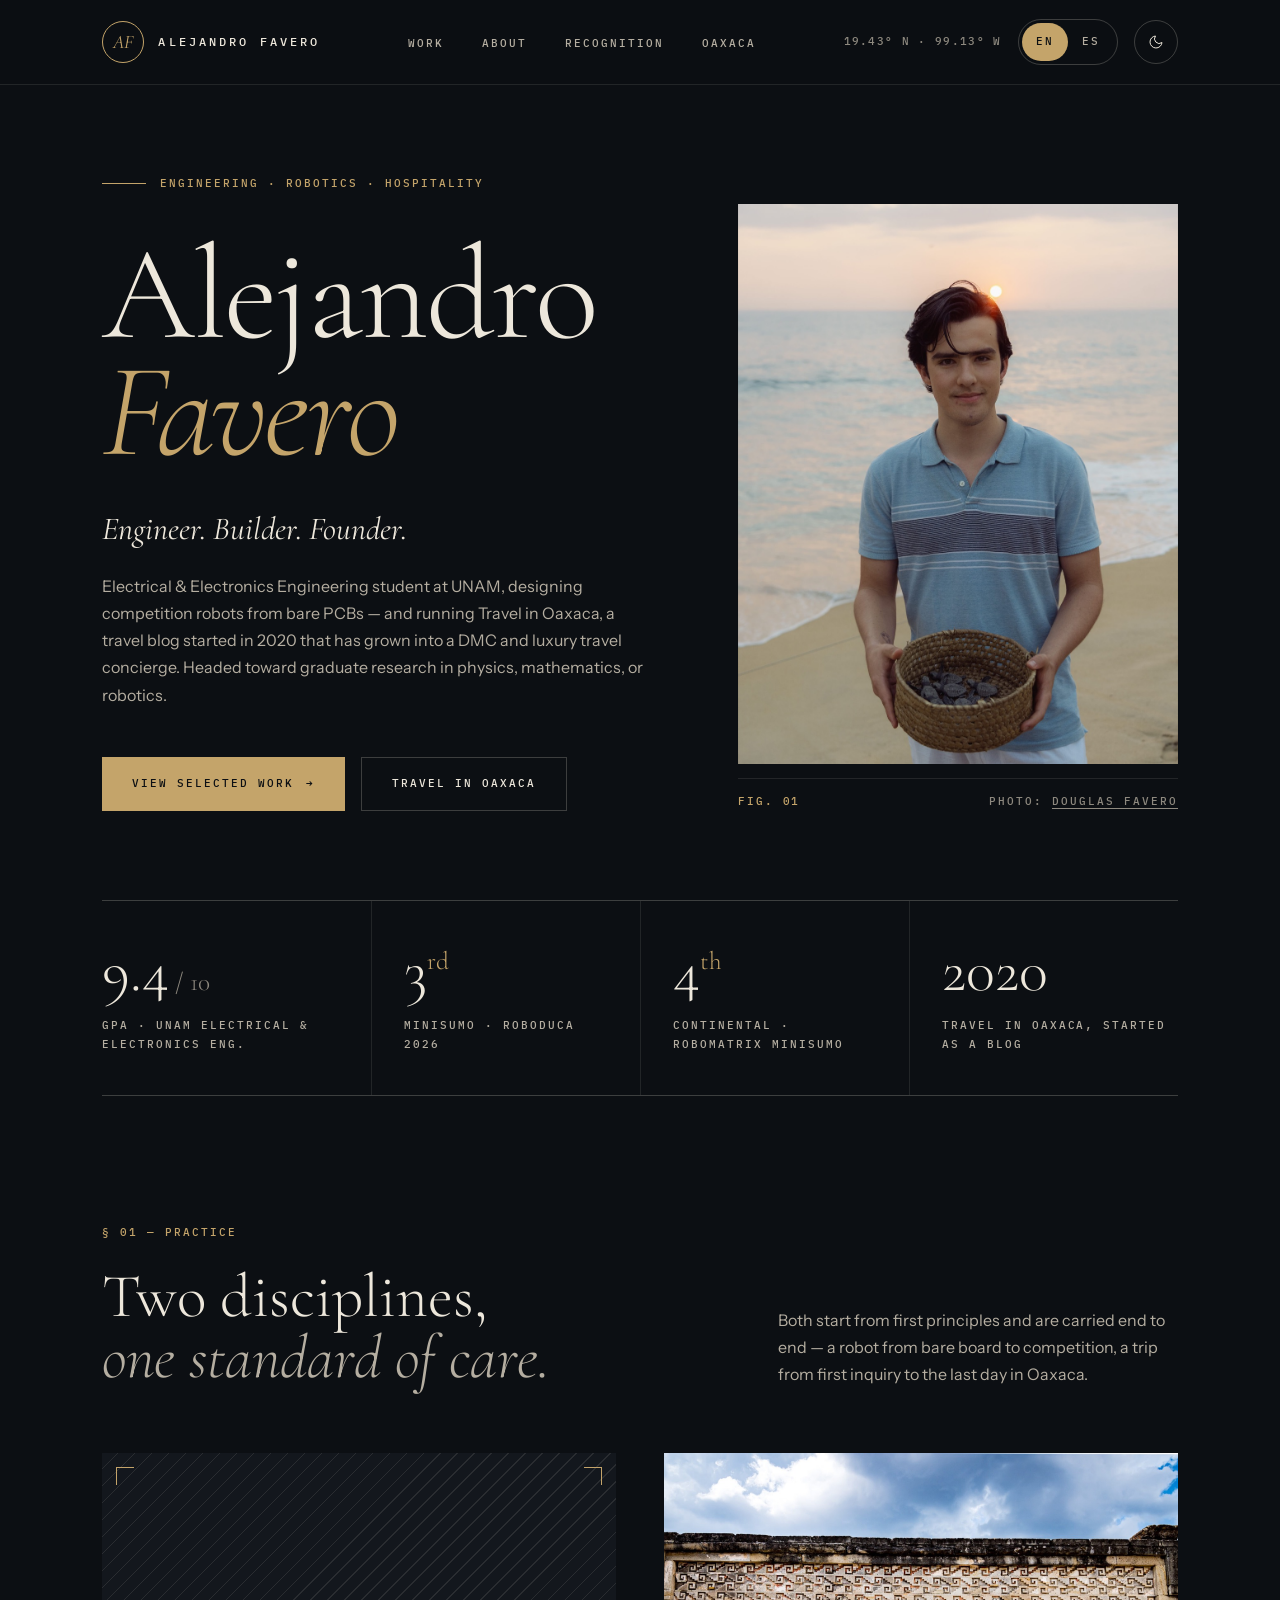
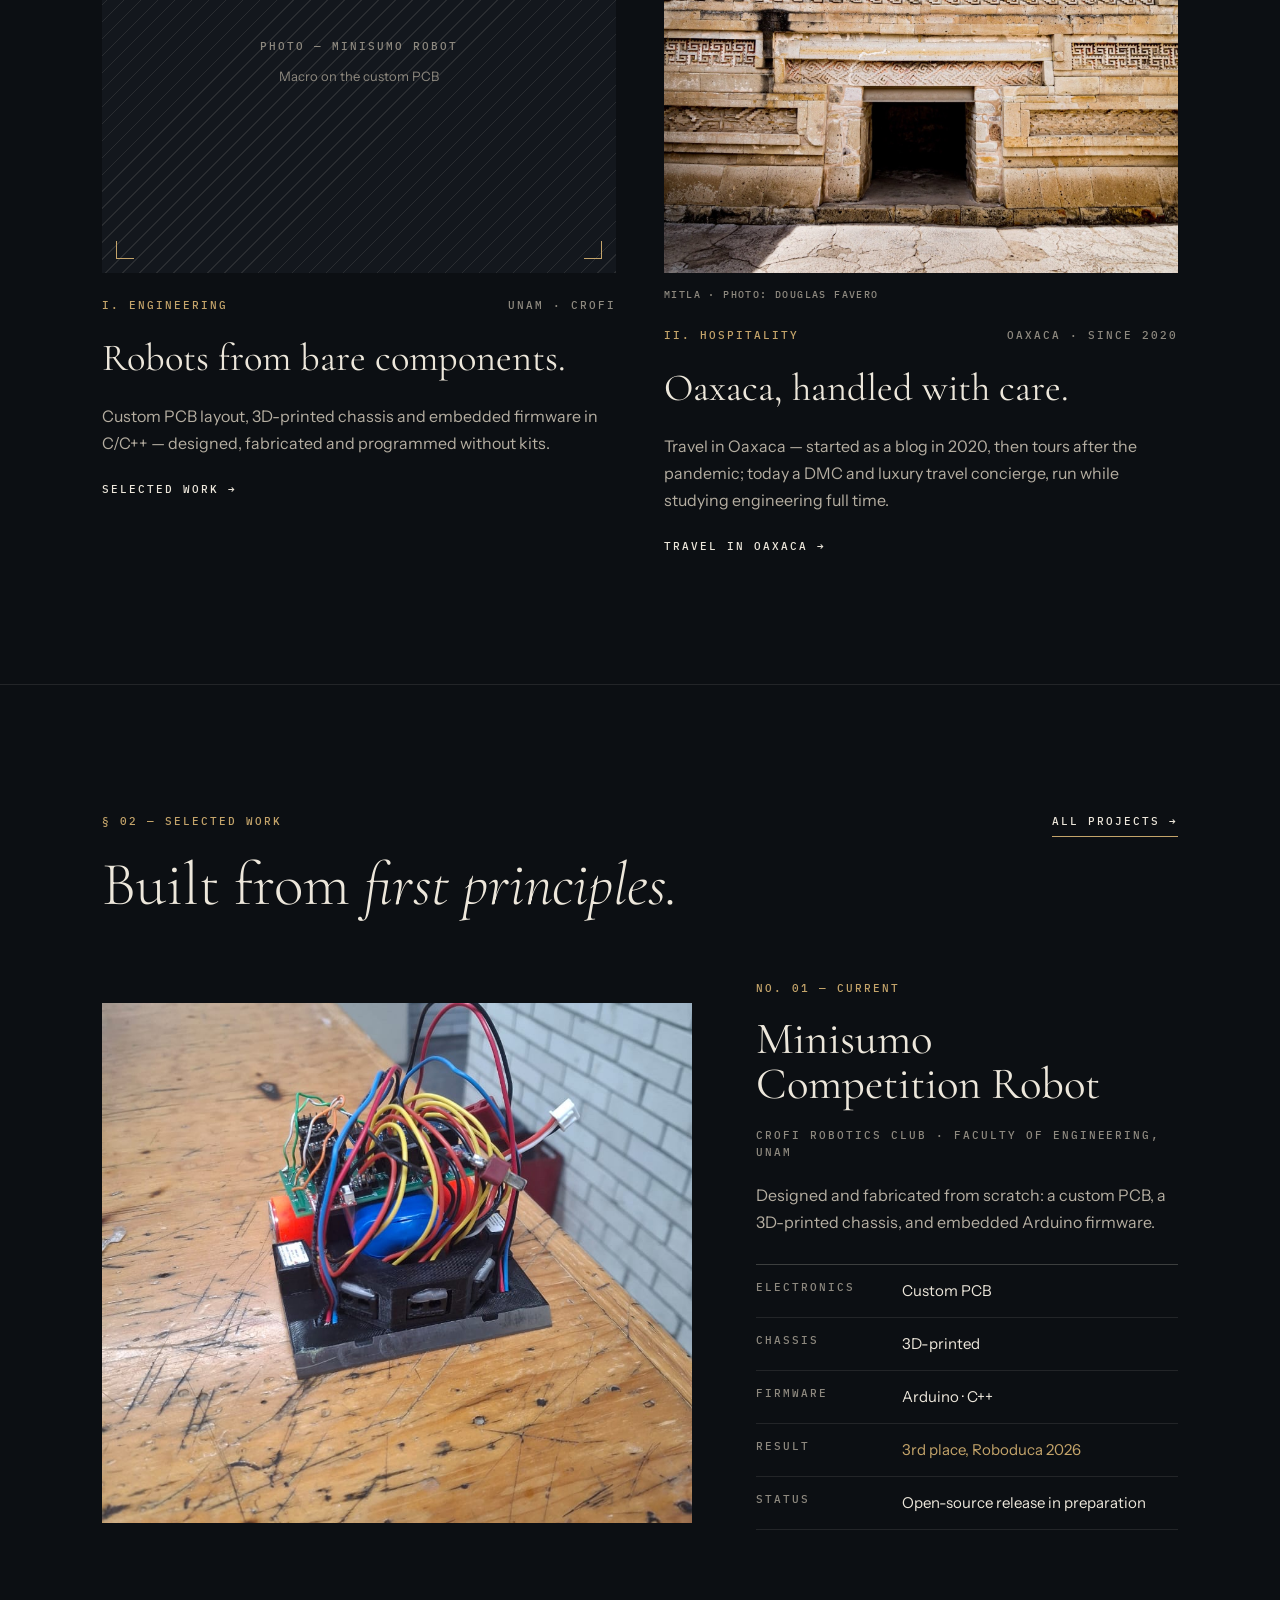
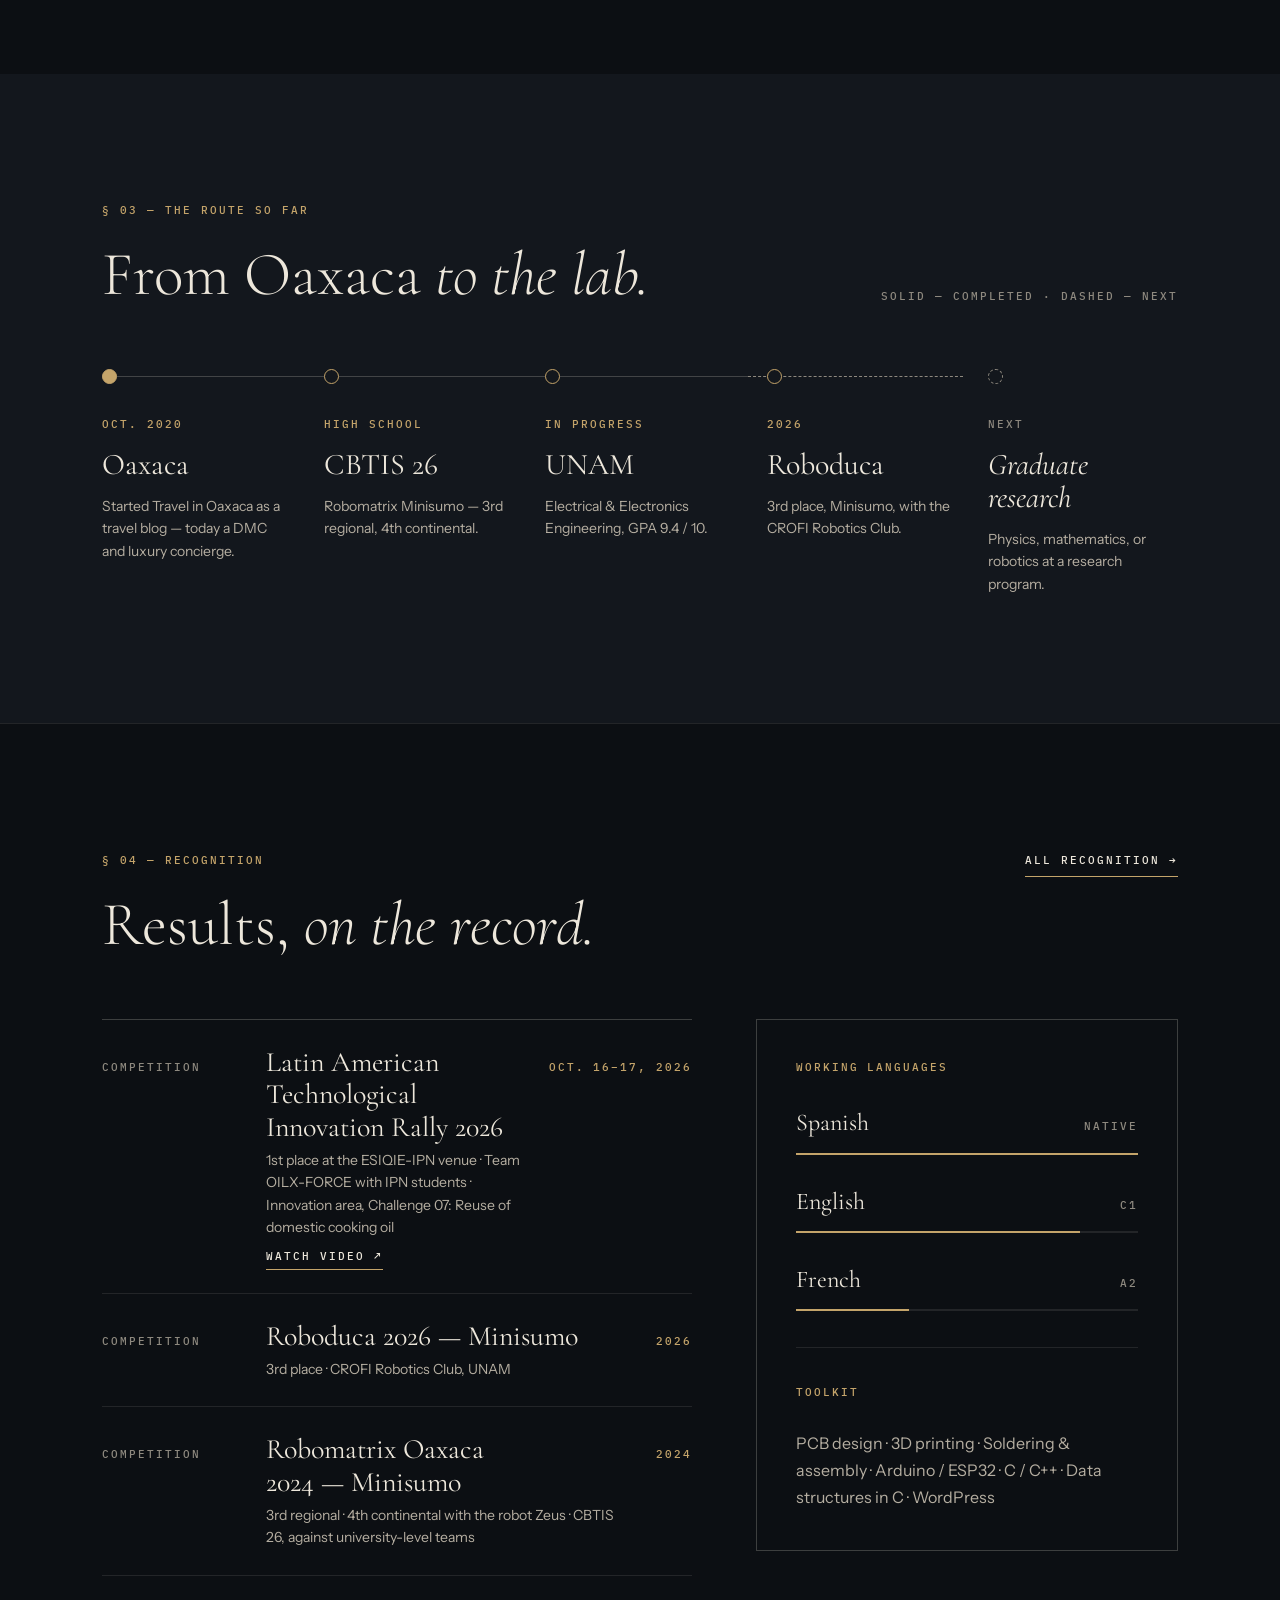
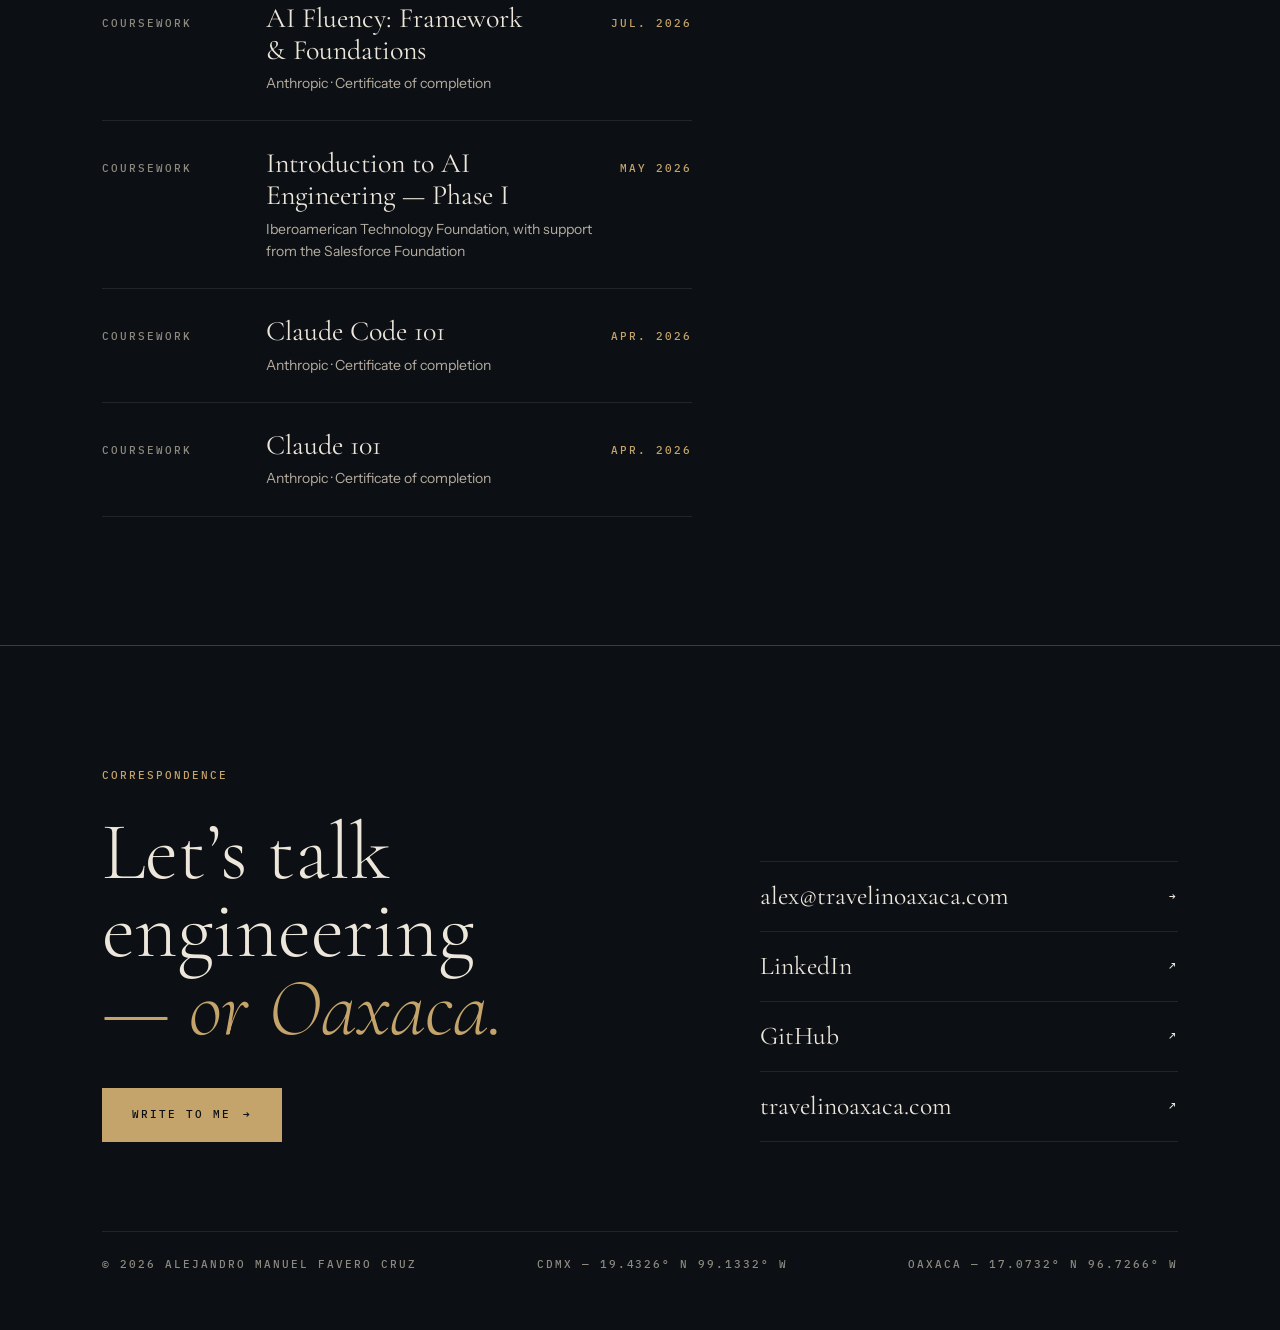
<file: index.html>
<!doctype html>
<html lang="en" data-theme="dark">
<head>
<meta charset="utf-8">
<meta name="viewport" content="width=device-width, initial-scale=1">
<title>Alejandro Favero</title>
<meta name="description" content="Electrical & Electronics Engineering student at UNAM, competition robot builder, and founder of Travel in Oaxaca.">
<link rel="canonical" href="https://alejandrofavero.github.io/">
<link rel="alternate" hreflang="en" href="https://alejandrofavero.github.io/">
<link rel="alternate" hreflang="es" href="https://alejandrofavero.github.io/es/">
<link rel="alternate" hreflang="x-default" href="https://alejandrofavero.github.io/">
<meta name="theme-color" content="#0C0F13">
<script>try{var s=localStorage.getItem("theme");if(s==="light"||s==="dark")document.documentElement.setAttribute("data-theme",s)}catch(e){}</script>
<link rel="icon" type="image/svg+xml" href="assets/favicon.svg">
<link rel="preconnect" href="https://fonts.googleapis.com">
<link rel="preconnect" href="https://fonts.gstatic.com" crossorigin>
<link href="https://fonts.googleapis.com/css2?family=Cormorant+Garamond:ital,wght@0,300;0,400;0,500;1,300;1,400&amp;family=Instrument+Sans:wght@400;500;600&amp;family=IBM+Plex+Mono:wght@400;500&amp;display=swap" rel="stylesheet">
<link rel="stylesheet" href="assets/css/style.css">
</head>
<body>
<a class="skip-link lbl" href="#main">Skip to content</a>
<header class="site-header">
<div class="wrap header-bar">
<a class="brand" href="index.html">
<span class="monogram" aria-hidden="true">AF</span>
<span class="brand-name lbl">Alejandro Favero</span>
</a>
<nav class="site-nav" id="primary-nav" aria-label="Primary">
<ul>
<li><a class="lbl" href="projects.html">Work</a></li>
<li><a class="lbl" href="about.html">About</a></li>
<li><a class="lbl" href="certificates.html">Recognition</a></li>
<li><a class="lbl" href="travel.html">Oaxaca</a></li>
</ul>
</nav>
<div class="header-tools">
<span class="coords lbl">19.43° N · 99.13° W</span>
<div class="lang-switch" role="group" aria-label="Language / Idioma">
<a href="index.html" hreflang="en" lang="en" aria-label="English" aria-current="true">EN</a>
<a href="es/index.html" hreflang="es" lang="es" aria-label="Español">ES</a>
</div>
<button class="icon-btn theme-toggle" type="button" data-theme-toggle aria-label="Switch between light and dark theme"><svg class="icon-moon" viewBox="0 0 24 24" fill="none" stroke="currentColor" stroke-width="1.5" aria-hidden="true"><path d="M21 12.8A9 9 0 1 1 11.2 3a7 7 0 0 0 9.8 9.8Z"/></svg><svg class="icon-sun" viewBox="0 0 24 24" fill="none" stroke="currentColor" stroke-width="1.5" aria-hidden="true"><circle cx="12" cy="12" r="4"/><path d="M12 2v2M12 20v2M4.9 4.9l1.4 1.4M17.7 17.7l1.4 1.4M2 12h2M20 12h2M4.9 19.1l1.4-1.4M17.7 6.3l1.4-1.4"/></svg></button>
<button class="icon-btn nav-toggle" type="button" data-nav-toggle aria-controls="primary-nav" aria-expanded="false" aria-label="Menu"><svg viewBox="0 0 24 24" fill="none" stroke="currentColor" stroke-width="1.3" aria-hidden="true"><path d="M3 8h18M3 16h18"/></svg></button>
</div>
</div>
</header>
<main id="main">
<div class="wrap">
<section class="hero">
<div class="hero-copy">
<span class="eyebrow lbl">Engineering · Robotics · Hospitality</span>
<h1 class="display">Alejandro<br><em>Favero</em></h1>
<p class="tagline">Engineer. Builder. Founder.</p>
<p class="lede">Electrical &amp; Electronics Engineering student at UNAM, designing competition robots from bare PCBs — and running Travel in Oaxaca, a travel blog started in 2020 that has grown into a DMC and luxury travel concierge. Headed toward graduate research in physics, mathematics, or robotics.</p>
<div class="btn-row">
<a class="btn btn-primary" href="projects.html">View selected work <span aria-hidden="true">→</span></a>
<a class="btn btn-secondary" href="travel.html">Travel in Oaxaca</a>
</div>
</div>
<figure class="photo ">
<img src="assets/img/portrait.jpg" alt="Alejandro Favero on the beach at sunset" loading="lazy" style="object-position: 50% 22%;">
<figcaption class="fig"><span class="lbl accent">Fig. 01</span><span class="lbl faint">Photo: <a href="https://douglasfavero.com" target="_blank" rel="noopener">Douglas Favero</a></span></figcaption>
</figure>
</section>

<section class="stats" aria-label="At a glance">
<div class="stat"><span class="n">9.4<small> / 10</small></span><span class="lbl">GPA · UNAM Electrical &amp; Electronics Eng.</span></div>
<div class="stat"><span class="n">3<sup>rd</sup></span><span class="lbl">Minisumo · Roboduca 2026</span></div>
<div class="stat"><span class="n">4<sup>th</sup></span><span class="lbl">Continental · Robomatrix Minisumo</span></div>
<div class="stat"><span class="n">2020</span><span class="lbl">Travel in Oaxaca, started as a blog</span></div>
</section>
</div>

<section class="section">
<div class="wrap">
<div class="section-head">
<div>
<span class="lbl accent">§ 01 — Practice</span>
<h2 class="section-title">Two disciplines,<br><em class="soft">one standard of care.</em></h2>
</div>
<p class="body">Both start from first principles and are carried end to end — a robot from bare board to competition, a trip from first inquiry to the last day in Oaxaca.</p>
</div>
<div class="duo">
<a class="duo-card" href="projects.html">
<figure class="photo ">
<!-- photo: add assets/img/projects/minisumo-pcb.jpg and rebuild -->
<div class="ph" role="img" aria-label="Close-up of the Minisumo robot's custom PCB"><span class="lbl">Photo — Minisumo robot</span><span class="note">Macro on the custom PCB</span></div>
</figure>
<div class="row"><span class="lbl accent">I. Engineering</span><span class="lbl faint">UNAM · CROFI</span></div>
<h3>Robots from bare components.</h3>
<p class="body">Custom PCB layout, 3D-printed chassis and embedded firmware in C/C++ — designed, fabricated and programmed without kits.</p>
<span class="lbl go">Selected work →</span>
</a>
<a class="duo-card" href="travel.html">
<figure class="photo ">
<img src="assets/img/travel/oaxaca-landscape.jpg" alt="Stone fretwork of the Palace of Mitla, Oaxaca" loading="lazy">
<figcaption class="credit lbl">Mitla · Photo: Douglas Favero</figcaption>
</figure>
<div class="row"><span class="lbl accent">II. Hospitality</span><span class="lbl faint">Oaxaca · Since 2020</span></div>
<h3>Oaxaca, handled with care.</h3>
<p class="body">Travel in Oaxaca — started as a blog in 2020, then tours after the pandemic; today a DMC and luxury travel concierge, run while studying engineering full time.</p>
<span class="lbl go">Travel in Oaxaca →</span>
</a>
</div>
</div>
</section>

<section class="section" id="work">
<div class="wrap">
<div class="section-head">
<div>
<span class="lbl accent">§ 02 — Selected work</span>
<h2 class="section-title">Built from <em>first principles.</em></h2>
</div>
<a class="lbl text-link" href="projects.html">All projects →</a>
</div>
<article class="feature">
<figure class="photo ">
<img src="assets/img/projects/minisumo.jpg" alt="The Minisumo robot that placed 3rd at Roboduca 2026: custom PCB on a 3D-printed chassis" loading="lazy" style="object-position: 50% 55%;">
</figure>
<div class="feature-copy">
<span class="lbl accent">No. 01 — Current</span>
<h3>Minisumo Competition Robot</h3>
<span class="lbl faint">CROFI Robotics Club · Faculty of Engineering, UNAM</span>
<p class="body">Designed and fabricated from scratch: a custom PCB, a 3D-printed chassis, and embedded Arduino firmware.</p>
<dl class="spec">
<div><dt class="lbl">Electronics</dt><dd>Custom PCB</dd></div>
<div><dt class="lbl">Chassis</dt><dd>3D-printed</dd></div>
<div><dt class="lbl">Firmware</dt><dd>Arduino · C++</dd></div>
<div><dt class="lbl">Result</dt><dd class="result">3rd place, Roboduca 2026</dd></div>
<div><dt class="lbl">Status</dt><dd>Open-source release in preparation</dd></div>
</dl>
</div>
</article>
</div>
</section>

<section class="section raised">
<div class="wrap">
<div class="section-head">
<div>
<span class="lbl accent">§ 03 — The route so far</span>
<h2 class="section-title">From Oaxaca <em>to the lab.</em></h2>
</div>
<span class="lbl faint">Solid — completed · Dashed — next</span>
</div>
<ol class="route">
<li class="stop"><span class="node" aria-hidden="true"></span><span class="lbl accent">Oct. 2020</span><span class="place">Oaxaca</span><p>Started Travel in Oaxaca as a travel blog — today a DMC and luxury concierge.</p></li>
<li class="stop"><span class="node" aria-hidden="true"></span><span class="lbl accent">High school</span><span class="place">CBTIS 26</span><p>Robomatrix Minisumo — 3rd regional, 4th continental.</p></li>
<li class="stop"><span class="node" aria-hidden="true"></span><span class="lbl accent">In progress</span><span class="place">UNAM</span><p>Electrical &amp; Electronics Engineering, GPA 9.4 / 10.</p></li>
<li class="stop"><span class="node" aria-hidden="true"></span><span class="lbl accent">2026</span><span class="place">Roboduca</span><p>3rd place, Minisumo, with the CROFI Robotics Club.</p></li>
<li class="stop next"><span class="node" aria-hidden="true"></span><span class="lbl faint">Next</span><span class="place">Graduate research</span><p>Physics, mathematics, or robotics at a research program.</p></li>
</ol>
</div>
</section>

<section class="section">
<div class="wrap">
<div class="section-head">
<div>
<span class="lbl accent">§ 04 — Recognition</span>
<h2 class="section-title">Results, <em>on the record.</em></h2>
</div>
<a class="lbl text-link" href="certificates.html">All recognition →</a>
</div>
<div class="split">
<div class="records">
<div class="record">
<span class="lbl faint">Competition</span>
<div><h3 class="title">Latin American Technological Innovation Rally 2026</h3><p class="detail">1st place at the ESIQIE-IPN venue · Team OILX-FORCE with IPN students · Innovation area, Challenge 07: Reuse of domestic cooking oil</p><p class="detail"><a class="lbl text-link" href="https://www.youtube.com/watch?v=5pYwn4xA_Og" target="_blank" rel="noopener">Watch video ↗</a></p></div>
<span class="lbl accent">Oct. 16–17, 2026</span>
</div>
<div class="record">
<span class="lbl faint">Competition</span>
<div><h3 class="title">Roboduca 2026 — Minisumo</h3><p class="detail">3rd place · CROFI Robotics Club, UNAM</p></div>
<span class="lbl accent">2026</span>
</div>
<div class="record">
<span class="lbl faint">Competition</span>
<div><h3 class="title">Robomatrix Oaxaca 2024 — Minisumo</h3><p class="detail">3rd regional · 4th continental with the robot Zeus · CBTIS 26, against university-level teams</p></div>
<span class="lbl accent">2024</span>
</div>
<div class="record">
<span class="lbl faint">Coursework</span>
<div><h3 class="title">AI Fluency: Framework &amp; Foundations</h3><p class="detail">Anthropic · Certificate of completion</p></div>
<span class="lbl accent">Jul. 2026</span>
</div>
<div class="record">
<span class="lbl faint">Coursework</span>
<div><h3 class="title">Introduction to AI Engineering — Phase I</h3><p class="detail">Iberoamerican Technology Foundation, with support from the Salesforce Foundation</p></div>
<span class="lbl accent">May 2026</span>
</div>
<div class="record">
<span class="lbl faint">Coursework</span>
<div><h3 class="title">Claude Code 101</h3><p class="detail">Anthropic · Certificate of completion</p></div>
<span class="lbl accent">Apr. 2026</span>
</div>
<div class="record">
<span class="lbl faint">Coursework</span>
<div><h3 class="title">Claude 101</h3><p class="detail">Anthropic · Certificate of completion</p></div>
<span class="lbl accent">Apr. 2026</span>
</div>
</div>
<aside class="panel">
<span class="lbl accent">Working languages</span>
<div class="gauge"><div class="row"><span class="name">Spanish</span><span class="lbl faint">Native</span></div><div class="bar"><span style="width: 100%;"></span></div></div>
<div class="gauge"><div class="row"><span class="name">English</span><span class="lbl faint">C1</span></div><div class="bar"><span style="width: 83%;"></span></div></div>
<div class="gauge"><div class="row"><span class="name">French</span><span class="lbl faint">A2</span></div><div class="bar"><span style="width: 33%;"></span></div></div>
<hr>
<span class="lbl accent">Toolkit</span>
<p class="body">PCB design · 3D printing · Soldering &amp; assembly · Arduino / ESP32 · C / C++ · Data structures in C · WordPress</p>
</aside>
</div>
</div>
</section>
</main>
<footer class="site-footer">
<div class="wrap">
<div class="footer-grand">
<div>
<span class="lbl accent">Correspondence</span>
<h2>Let’s talk engineering<br><em>— or Oaxaca.</em></h2>
<div class="btn-row" style="margin-top: 40px;">
<a class="btn btn-primary" href="mailto:alex@travelinoaxaca.com">Write to me <span aria-hidden="true">→</span></a>
</div>
</div>
<div class="footer-links">
<a href="mailto:alex@travelinoaxaca.com">alex@travelinoaxaca.com <span class="lbl" aria-hidden="true">→</span></a>
<a href="https://linkedin.com/in/alejandro-manuel-favero-cruz" target="_blank" rel="noopener">LinkedIn <span class="lbl" aria-hidden="true">↗</span></a>
<a href="https://github.com/AlejandroFavero" target="_blank" rel="noopener">GitHub <span class="lbl" aria-hidden="true">↗</span></a>
<a href="https://travelinoaxaca.com" target="_blank" rel="noopener">travelinoaxaca.com <span class="lbl" aria-hidden="true">↗</span></a>
</div>
</div>
<div class="footer-bottom">
<span class="lbl">© 2026 Alejandro Manuel Favero Cruz</span>
<span class="lbl">CDMX — 19.4326° N 99.1332° W</span>
<span class="lbl">Oaxaca — 17.0732° N 96.7266° W</span>
</div>
</div>
</footer>
<script src="assets/js/main.js"></script>
</body>
</html>
</file>
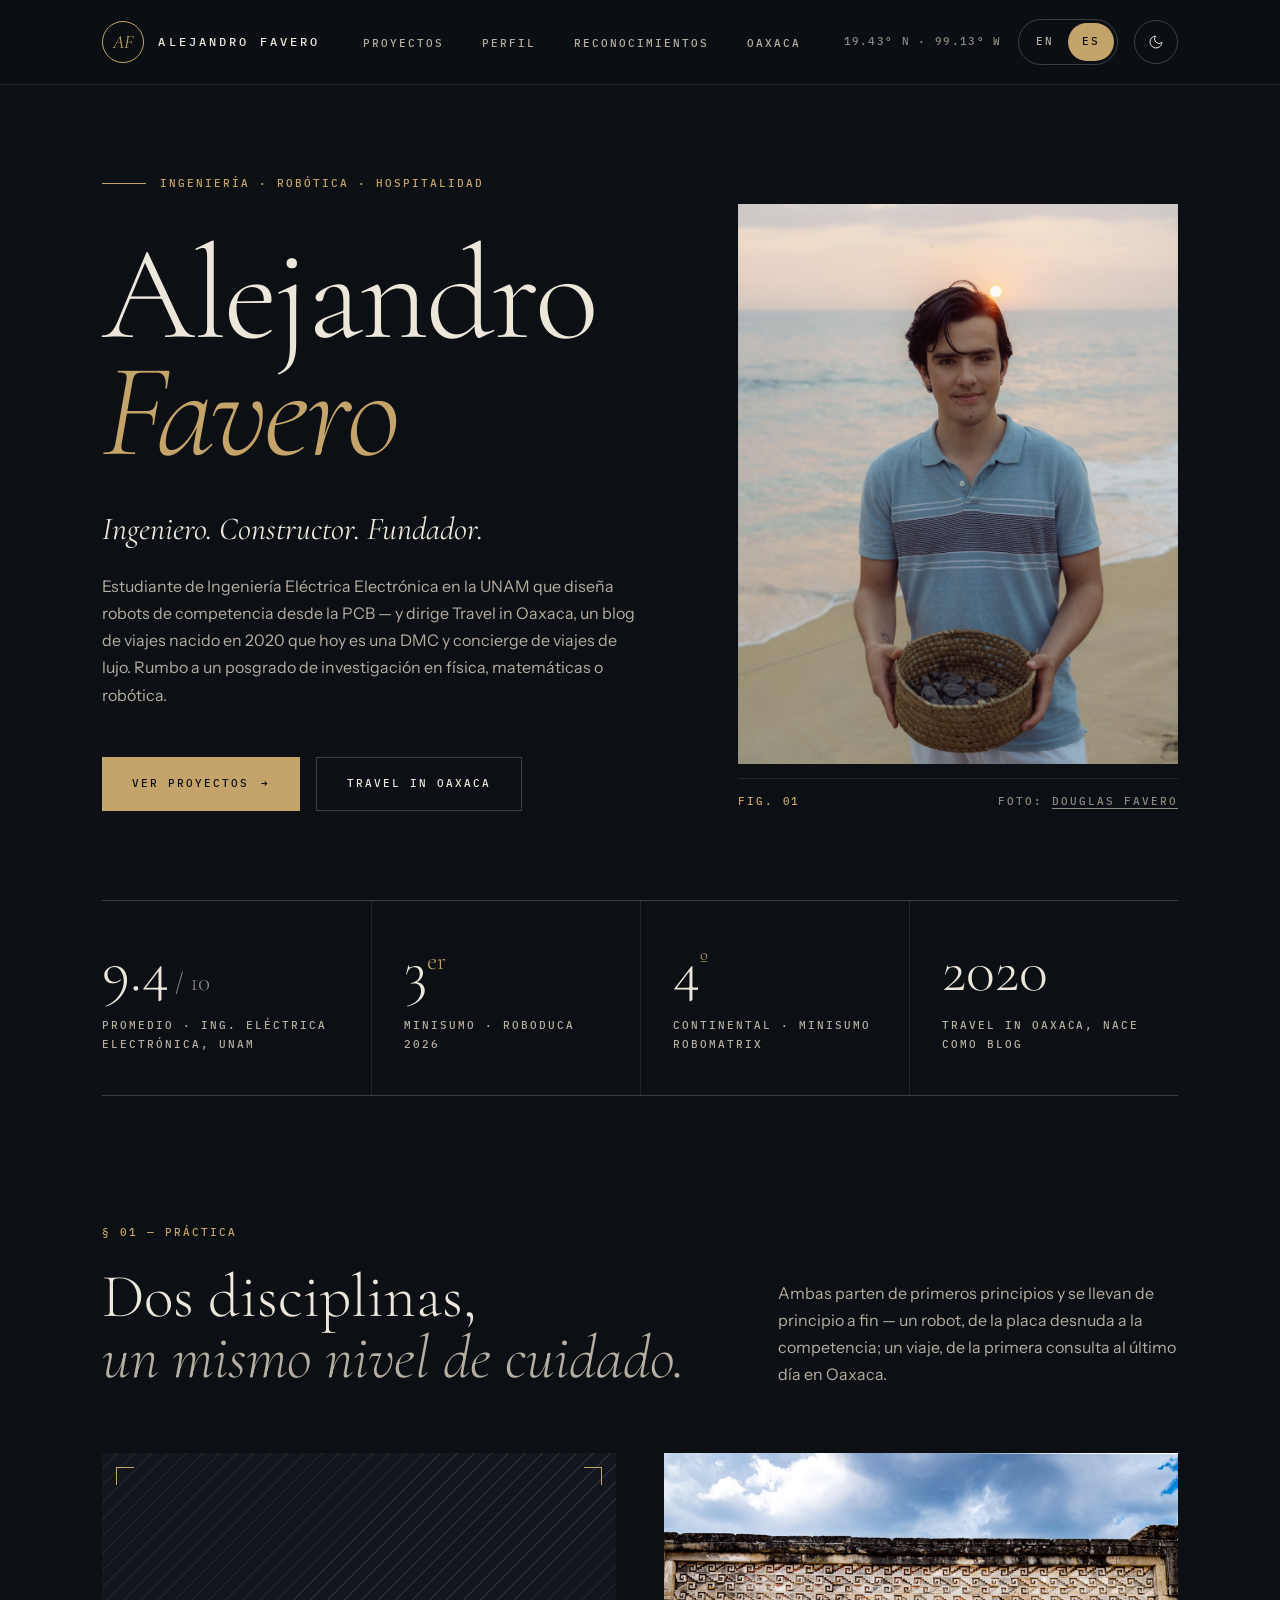
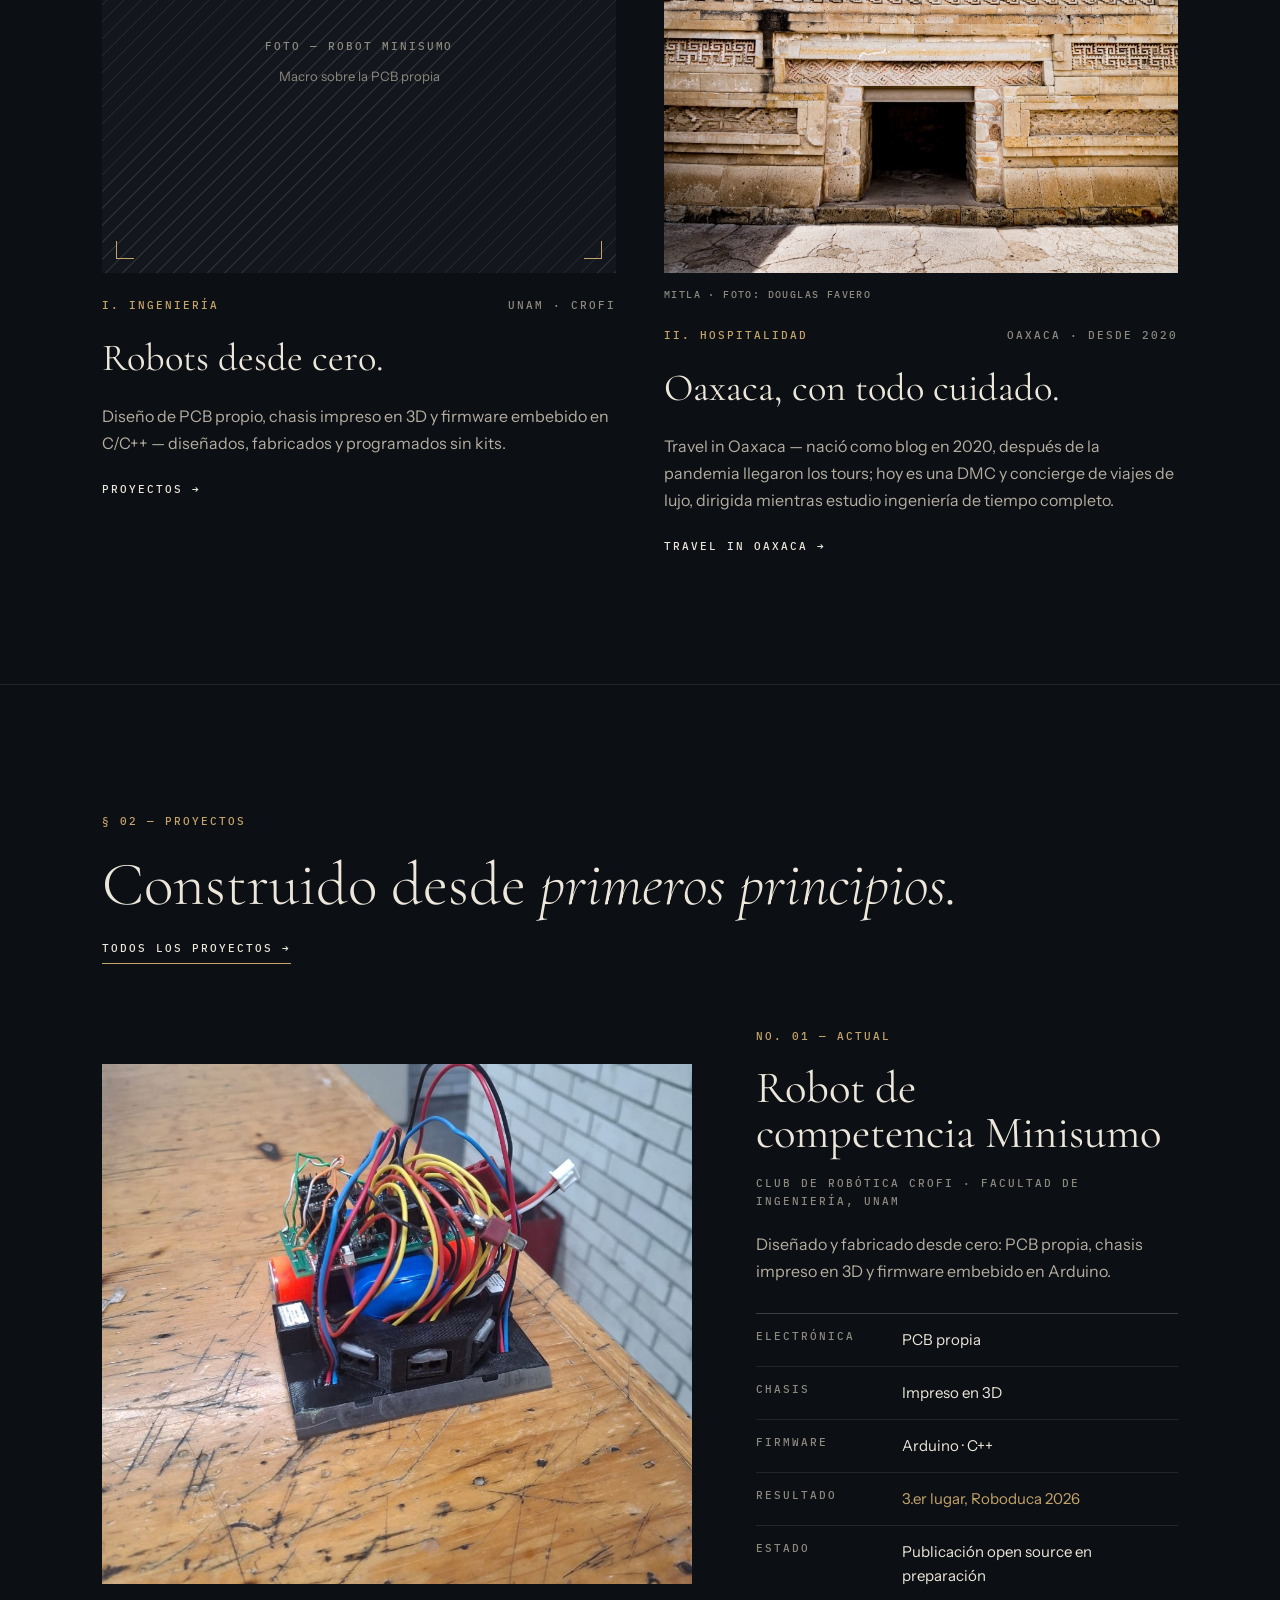
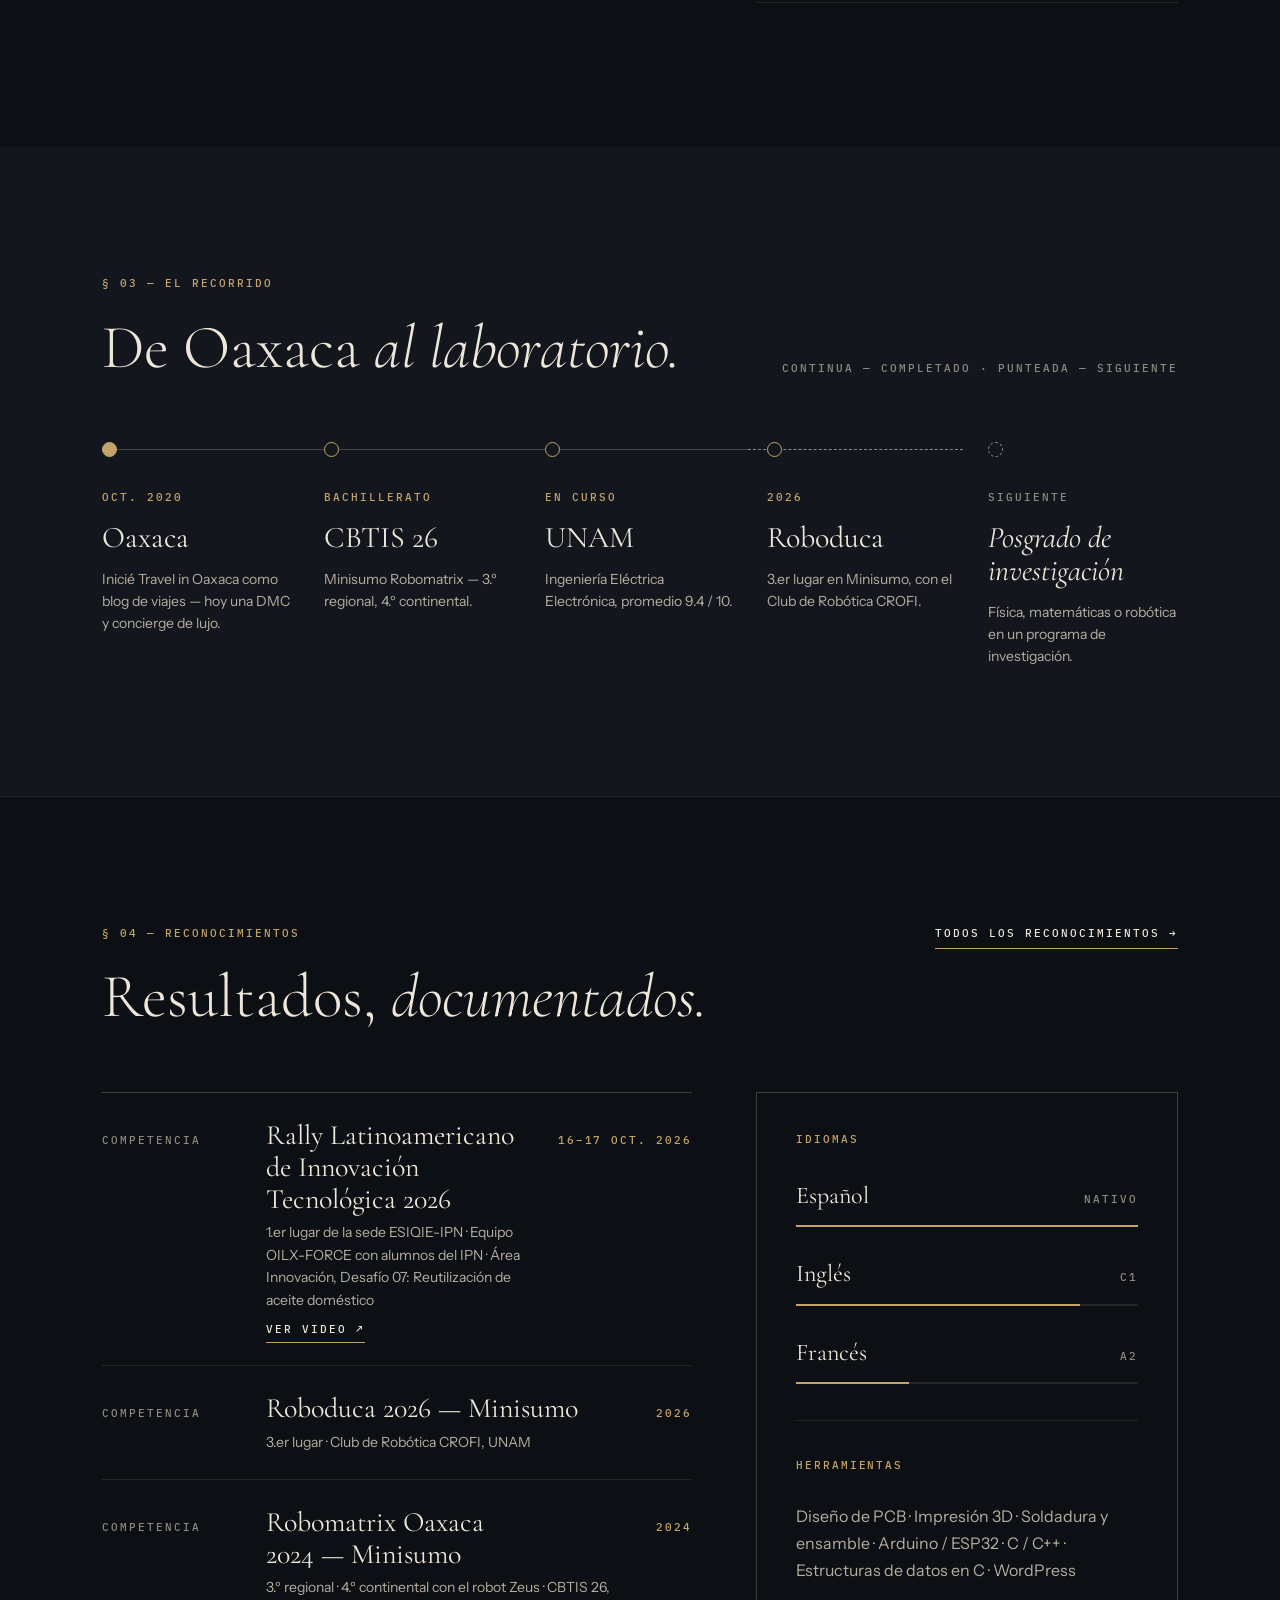
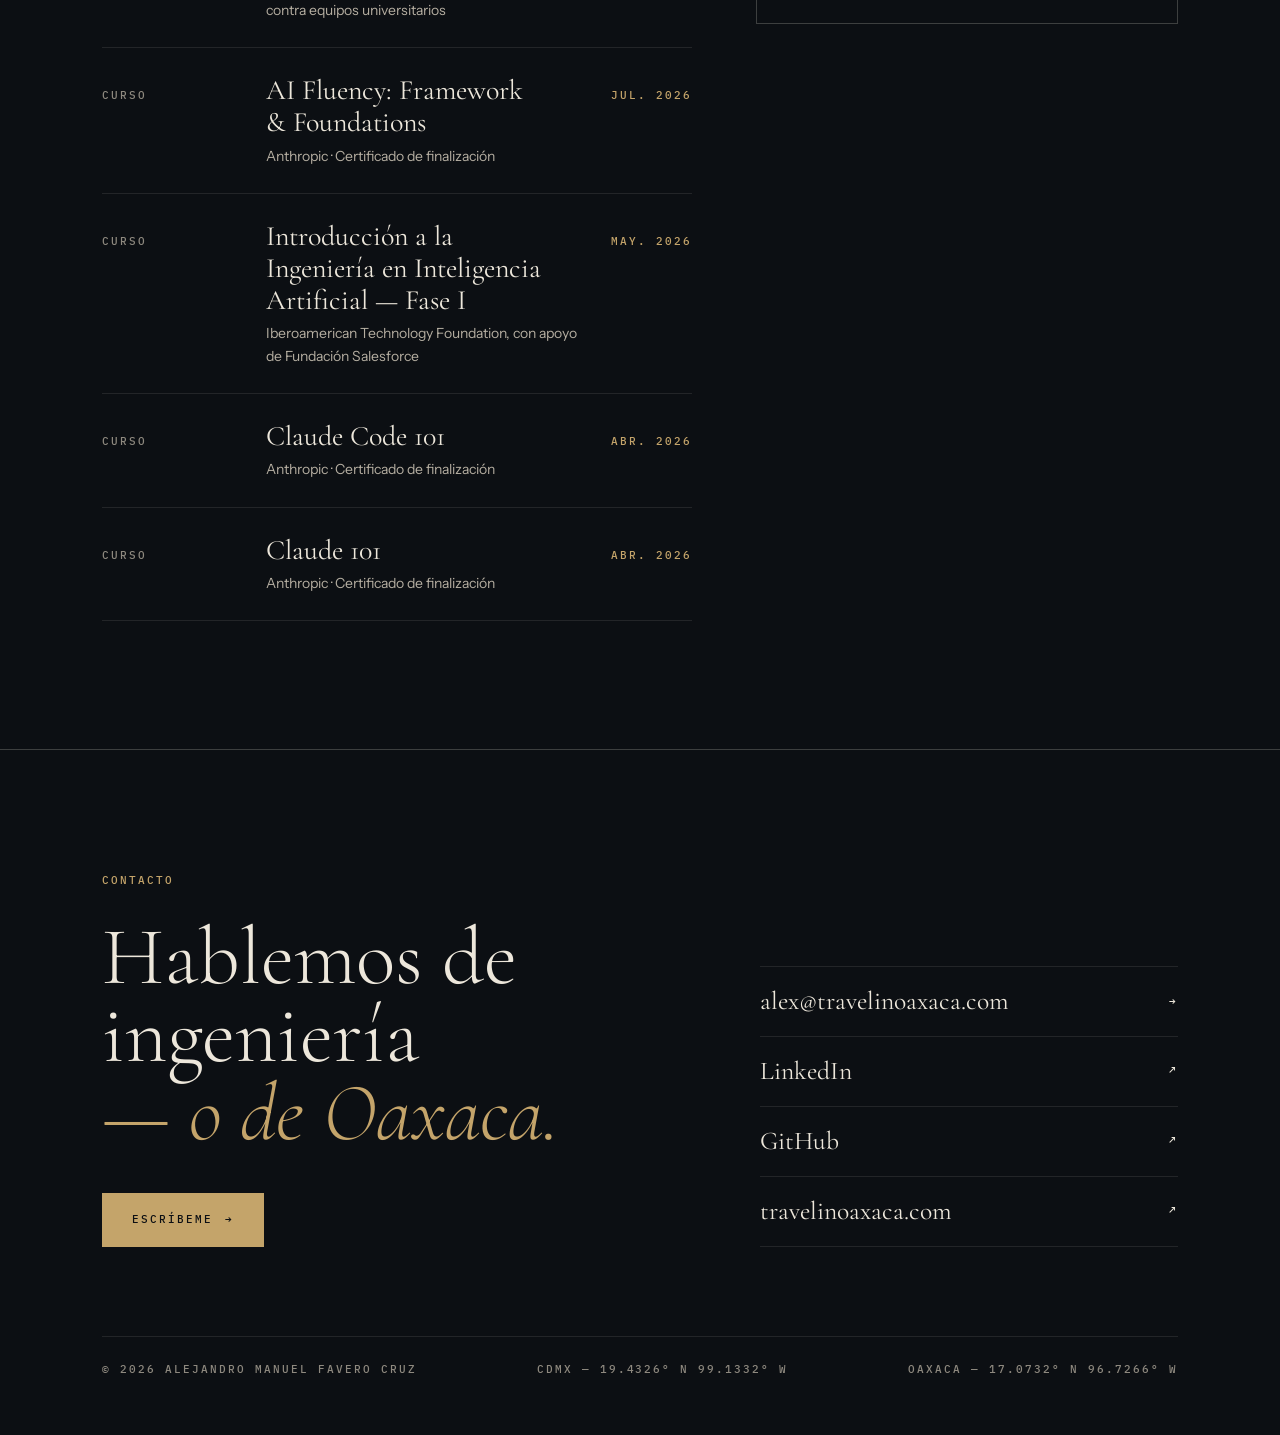
<file: es/index.html>
<!doctype html>
<html lang="es" data-theme="dark">
<head>
<meta charset="utf-8">
<meta name="viewport" content="width=device-width, initial-scale=1">
<title>Alejandro Favero</title>
<meta name="description" content="Estudiante de Ingeniería Eléctrica Electrónica en la UNAM, constructor de robots de competencia y fundador de Travel in Oaxaca.">
<link rel="canonical" href="https://alejandrofavero.github.io/es/">
<link rel="alternate" hreflang="en" href="https://alejandrofavero.github.io/">
<link rel="alternate" hreflang="es" href="https://alejandrofavero.github.io/es/">
<link rel="alternate" hreflang="x-default" href="https://alejandrofavero.github.io/">
<meta name="theme-color" content="#0C0F13">
<script>try{var s=localStorage.getItem("theme");if(s==="light"||s==="dark")document.documentElement.setAttribute("data-theme",s)}catch(e){}</script>
<link rel="icon" type="image/svg+xml" href="../assets/favicon.svg">
<link rel="preconnect" href="https://fonts.googleapis.com">
<link rel="preconnect" href="https://fonts.gstatic.com" crossorigin>
<link href="https://fonts.googleapis.com/css2?family=Cormorant+Garamond:ital,wght@0,300;0,400;0,500;1,300;1,400&amp;family=Instrument+Sans:wght@400;500;600&amp;family=IBM+Plex+Mono:wght@400;500&amp;display=swap" rel="stylesheet">
<link rel="stylesheet" href="../assets/css/style.css">
</head>
<body>
<a class="skip-link lbl" href="#main">Saltar al contenido</a>
<header class="site-header">
<div class="wrap header-bar">
<a class="brand" href="index.html">
<span class="monogram" aria-hidden="true">AF</span>
<span class="brand-name lbl">Alejandro Favero</span>
</a>
<nav class="site-nav" id="primary-nav" aria-label="Principal">
<ul>
<li><a class="lbl" href="projects.html">Proyectos</a></li>
<li><a class="lbl" href="about.html">Perfil</a></li>
<li><a class="lbl" href="certificates.html">Reconocimientos</a></li>
<li><a class="lbl" href="travel.html">Oaxaca</a></li>
</ul>
</nav>
<div class="header-tools">
<span class="coords lbl">19.43° N · 99.13° W</span>
<div class="lang-switch" role="group" aria-label="Language / Idioma">
<a href="../index.html" hreflang="en" lang="en" aria-label="English">EN</a>
<a href="index.html" hreflang="es" lang="es" aria-label="Español" aria-current="true">ES</a>
</div>
<button class="icon-btn theme-toggle" type="button" data-theme-toggle aria-label="Cambiar entre tema claro y oscuro"><svg class="icon-moon" viewBox="0 0 24 24" fill="none" stroke="currentColor" stroke-width="1.5" aria-hidden="true"><path d="M21 12.8A9 9 0 1 1 11.2 3a7 7 0 0 0 9.8 9.8Z"/></svg><svg class="icon-sun" viewBox="0 0 24 24" fill="none" stroke="currentColor" stroke-width="1.5" aria-hidden="true"><circle cx="12" cy="12" r="4"/><path d="M12 2v2M12 20v2M4.9 4.9l1.4 1.4M17.7 17.7l1.4 1.4M2 12h2M20 12h2M4.9 19.1l1.4-1.4M17.7 6.3l1.4-1.4"/></svg></button>
<button class="icon-btn nav-toggle" type="button" data-nav-toggle aria-controls="primary-nav" aria-expanded="false" aria-label="Menú"><svg viewBox="0 0 24 24" fill="none" stroke="currentColor" stroke-width="1.3" aria-hidden="true"><path d="M3 8h18M3 16h18"/></svg></button>
</div>
</div>
</header>
<main id="main">
<div class="wrap">
<section class="hero">
<div class="hero-copy">
<span class="eyebrow lbl">Ingeniería · Robótica · Hospitalidad</span>
<h1 class="display">Alejandro<br><em>Favero</em></h1>
<p class="tagline">Ingeniero. Constructor. Fundador.</p>
<p class="lede">Estudiante de Ingeniería Eléctrica Electrónica en la UNAM que diseña robots de competencia desde la PCB — y dirige Travel in Oaxaca, un blog de viajes nacido en 2020 que hoy es una DMC y concierge de viajes de lujo. Rumbo a un posgrado de investigación en física, matemáticas o robótica.</p>
<div class="btn-row">
<a class="btn btn-primary" href="projects.html">Ver proyectos <span aria-hidden="true">→</span></a>
<a class="btn btn-secondary" href="travel.html">Travel in Oaxaca</a>
</div>
</div>
<figure class="photo ">
<img src="../assets/img/portrait.jpg" alt="Alejandro Favero en la playa al atardecer" loading="lazy" style="object-position: 50% 22%;">
<figcaption class="fig"><span class="lbl accent">Fig. 01</span><span class="lbl faint">Foto: <a href="https://douglasfavero.com" target="_blank" rel="noopener">Douglas Favero</a></span></figcaption>
</figure>
</section>

<section class="stats" aria-label="En resumen">
<div class="stat"><span class="n">9.4<small> / 10</small></span><span class="lbl">Promedio · Ing. Eléctrica Electrónica, UNAM</span></div>
<div class="stat"><span class="n">3<sup>er</sup></span><span class="lbl">Minisumo · Roboduca 2026</span></div>
<div class="stat"><span class="n">4<sup>º</sup></span><span class="lbl">Continental · Minisumo Robomatrix</span></div>
<div class="stat"><span class="n">2020</span><span class="lbl">Travel in Oaxaca, nace como blog</span></div>
</section>
</div>

<section class="section">
<div class="wrap">
<div class="section-head">
<div>
<span class="lbl accent">§ 01 — Práctica</span>
<h2 class="section-title">Dos disciplinas,<br><em class="soft">un mismo nivel de cuidado.</em></h2>
</div>
<p class="body">Ambas parten de primeros principios y se llevan de principio a fin — un robot, de la placa desnuda a la competencia; un viaje, de la primera consulta al último día en Oaxaca.</p>
</div>
<div class="duo">
<a class="duo-card" href="projects.html">
<figure class="photo ">
<!-- photo: add assets/img/projects/minisumo-pcb.jpg and rebuild -->
<div class="ph" role="img" aria-label="Detalle de la PCB propia del robot minisumo"><span class="lbl">Foto — Robot minisumo</span><span class="note">Macro sobre la PCB propia</span></div>
</figure>
<div class="row"><span class="lbl accent">I. Ingeniería</span><span class="lbl faint">UNAM · CROFI</span></div>
<h3>Robots desde cero.</h3>
<p class="body">Diseño de PCB propio, chasis impreso en 3D y firmware embebido en C/C++ — diseñados, fabricados y programados sin kits.</p>
<span class="lbl go">Proyectos →</span>
</a>
<a class="duo-card" href="travel.html">
<figure class="photo ">
<img src="../assets/img/travel/oaxaca-landscape.jpg" alt="Grecas de piedra del Palacio de Mitla, Oaxaca" loading="lazy">
<figcaption class="credit lbl">Mitla · Foto: Douglas Favero</figcaption>
</figure>
<div class="row"><span class="lbl accent">II. Hospitalidad</span><span class="lbl faint">Oaxaca · Desde 2020</span></div>
<h3>Oaxaca, con todo cuidado.</h3>
<p class="body">Travel in Oaxaca — nació como blog en 2020, después de la pandemia llegaron los tours; hoy es una DMC y concierge de viajes de lujo, dirigida mientras estudio ingeniería de tiempo completo.</p>
<span class="lbl go">Travel in Oaxaca →</span>
</a>
</div>
</div>
</section>

<section class="section" id="work">
<div class="wrap">
<div class="section-head">
<div>
<span class="lbl accent">§ 02 — Proyectos</span>
<h2 class="section-title">Construido desde <em>primeros principios.</em></h2>
</div>
<a class="lbl text-link" href="projects.html">Todos los proyectos →</a>
</div>
<article class="feature">
<figure class="photo ">
<img src="../assets/img/projects/minisumo.jpg" alt="El robot minisumo que obtuvo el 3.er lugar en Roboduca 2026: PCB propia sobre chasis impreso en 3D" loading="lazy" style="object-position: 50% 55%;">
</figure>
<div class="feature-copy">
<span class="lbl accent">No. 01 — Actual</span>
<h3>Robot de competencia Minisumo</h3>
<span class="lbl faint">Club de Robótica CROFI · Facultad de Ingeniería, UNAM</span>
<p class="body">Diseñado y fabricado desde cero: PCB propia, chasis impreso en 3D y firmware embebido en Arduino.</p>
<dl class="spec">
<div><dt class="lbl">Electrónica</dt><dd>PCB propia</dd></div>
<div><dt class="lbl">Chasis</dt><dd>Impreso en 3D</dd></div>
<div><dt class="lbl">Firmware</dt><dd>Arduino · C++</dd></div>
<div><dt class="lbl">Resultado</dt><dd class="result">3.er lugar, Roboduca 2026</dd></div>
<div><dt class="lbl">Estado</dt><dd>Publicación open source en preparación</dd></div>
</dl>
</div>
</article>
</div>
</section>

<section class="section raised">
<div class="wrap">
<div class="section-head">
<div>
<span class="lbl accent">§ 03 — El recorrido</span>
<h2 class="section-title">De Oaxaca <em>al laboratorio.</em></h2>
</div>
<span class="lbl faint">Continua — completado · Punteada — siguiente</span>
</div>
<ol class="route">
<li class="stop"><span class="node" aria-hidden="true"></span><span class="lbl accent">Oct. 2020</span><span class="place">Oaxaca</span><p>Inicié Travel in Oaxaca como blog de viajes — hoy una DMC y concierge de lujo.</p></li>
<li class="stop"><span class="node" aria-hidden="true"></span><span class="lbl accent">Bachillerato</span><span class="place">CBTIS 26</span><p>Minisumo Robomatrix — 3.º regional, 4.º continental.</p></li>
<li class="stop"><span class="node" aria-hidden="true"></span><span class="lbl accent">En curso</span><span class="place">UNAM</span><p>Ingeniería Eléctrica Electrónica, promedio 9.4 / 10.</p></li>
<li class="stop"><span class="node" aria-hidden="true"></span><span class="lbl accent">2026</span><span class="place">Roboduca</span><p>3.er lugar en Minisumo, con el Club de Robótica CROFI.</p></li>
<li class="stop next"><span class="node" aria-hidden="true"></span><span class="lbl faint">Siguiente</span><span class="place">Posgrado de investigación</span><p>Física, matemáticas o robótica en un programa de investigación.</p></li>
</ol>
</div>
</section>

<section class="section">
<div class="wrap">
<div class="section-head">
<div>
<span class="lbl accent">§ 04 — Reconocimientos</span>
<h2 class="section-title">Resultados, <em>documentados.</em></h2>
</div>
<a class="lbl text-link" href="certificates.html">Todos los reconocimientos →</a>
</div>
<div class="split">
<div class="records">
<div class="record">
<span class="lbl faint">Competencia</span>
<div><h3 class="title">Rally Latinoamericano de Innovación Tecnológica 2026</h3><p class="detail">1.er lugar de la sede ESIQIE-IPN · Equipo OILX-FORCE con alumnos del IPN · Área Innovación, Desafío 07: Reutilización de aceite doméstico</p><p class="detail"><a class="lbl text-link" href="https://www.youtube.com/watch?v=5pYwn4xA_Og" target="_blank" rel="noopener">Ver video ↗</a></p></div>
<span class="lbl accent">16–17 Oct. 2026</span>
</div>
<div class="record">
<span class="lbl faint">Competencia</span>
<div><h3 class="title">Roboduca 2026 — Minisumo</h3><p class="detail">3.er lugar · Club de Robótica CROFI, UNAM</p></div>
<span class="lbl accent">2026</span>
</div>
<div class="record">
<span class="lbl faint">Competencia</span>
<div><h3 class="title">Robomatrix Oaxaca 2024 — Minisumo</h3><p class="detail">3.º regional · 4.º continental con el robot Zeus · CBTIS 26, contra equipos universitarios</p></div>
<span class="lbl accent">2024</span>
</div>
<div class="record">
<span class="lbl faint">Curso</span>
<div><h3 class="title">AI Fluency: Framework &amp; Foundations</h3><p class="detail">Anthropic · Certificado de finalización</p></div>
<span class="lbl accent">Jul. 2026</span>
</div>
<div class="record">
<span class="lbl faint">Curso</span>
<div><h3 class="title">Introducción a la Ingeniería en Inteligencia Artificial — Fase I</h3><p class="detail">Iberoamerican Technology Foundation, con apoyo de Fundación Salesforce</p></div>
<span class="lbl accent">May. 2026</span>
</div>
<div class="record">
<span class="lbl faint">Curso</span>
<div><h3 class="title">Claude Code 101</h3><p class="detail">Anthropic · Certificado de finalización</p></div>
<span class="lbl accent">Abr. 2026</span>
</div>
<div class="record">
<span class="lbl faint">Curso</span>
<div><h3 class="title">Claude 101</h3><p class="detail">Anthropic · Certificado de finalización</p></div>
<span class="lbl accent">Abr. 2026</span>
</div>
</div>
<aside class="panel">
<span class="lbl accent">Idiomas</span>
<div class="gauge"><div class="row"><span class="name">Español</span><span class="lbl faint">Nativo</span></div><div class="bar"><span style="width: 100%;"></span></div></div>
<div class="gauge"><div class="row"><span class="name">Inglés</span><span class="lbl faint">C1</span></div><div class="bar"><span style="width: 83%;"></span></div></div>
<div class="gauge"><div class="row"><span class="name">Francés</span><span class="lbl faint">A2</span></div><div class="bar"><span style="width: 33%;"></span></div></div>
<hr>
<span class="lbl accent">Herramientas</span>
<p class="body">Diseño de PCB · Impresión 3D · Soldadura y ensamble · Arduino / ESP32 · C / C++ · Estructuras de datos en C · WordPress</p>
</aside>
</div>
</div>
</section>
</main>
<footer class="site-footer">
<div class="wrap">
<div class="footer-grand">
<div>
<span class="lbl accent">Contacto</span>
<h2>Hablemos de ingeniería<br><em>— o de Oaxaca.</em></h2>
<div class="btn-row" style="margin-top: 40px;">
<a class="btn btn-primary" href="mailto:alex@travelinoaxaca.com">Escríbeme <span aria-hidden="true">→</span></a>
</div>
</div>
<div class="footer-links">
<a href="mailto:alex@travelinoaxaca.com">alex@travelinoaxaca.com <span class="lbl" aria-hidden="true">→</span></a>
<a href="https://linkedin.com/in/alejandro-manuel-favero-cruz" target="_blank" rel="noopener">LinkedIn <span class="lbl" aria-hidden="true">↗</span></a>
<a href="https://github.com/AlejandroFavero" target="_blank" rel="noopener">GitHub <span class="lbl" aria-hidden="true">↗</span></a>
<a href="https://travelinoaxaca.com" target="_blank" rel="noopener">travelinoaxaca.com <span class="lbl" aria-hidden="true">↗</span></a>
</div>
</div>
<div class="footer-bottom">
<span class="lbl">© 2026 Alejandro Manuel Favero Cruz</span>
<span class="lbl">CDMX — 19.4326° N 99.1332° W</span>
<span class="lbl">Oaxaca — 17.0732° N 96.7266° W</span>
</div>
</div>
</footer>
<script src="../assets/js/main.js"></script>
</body>
</html>
</file>
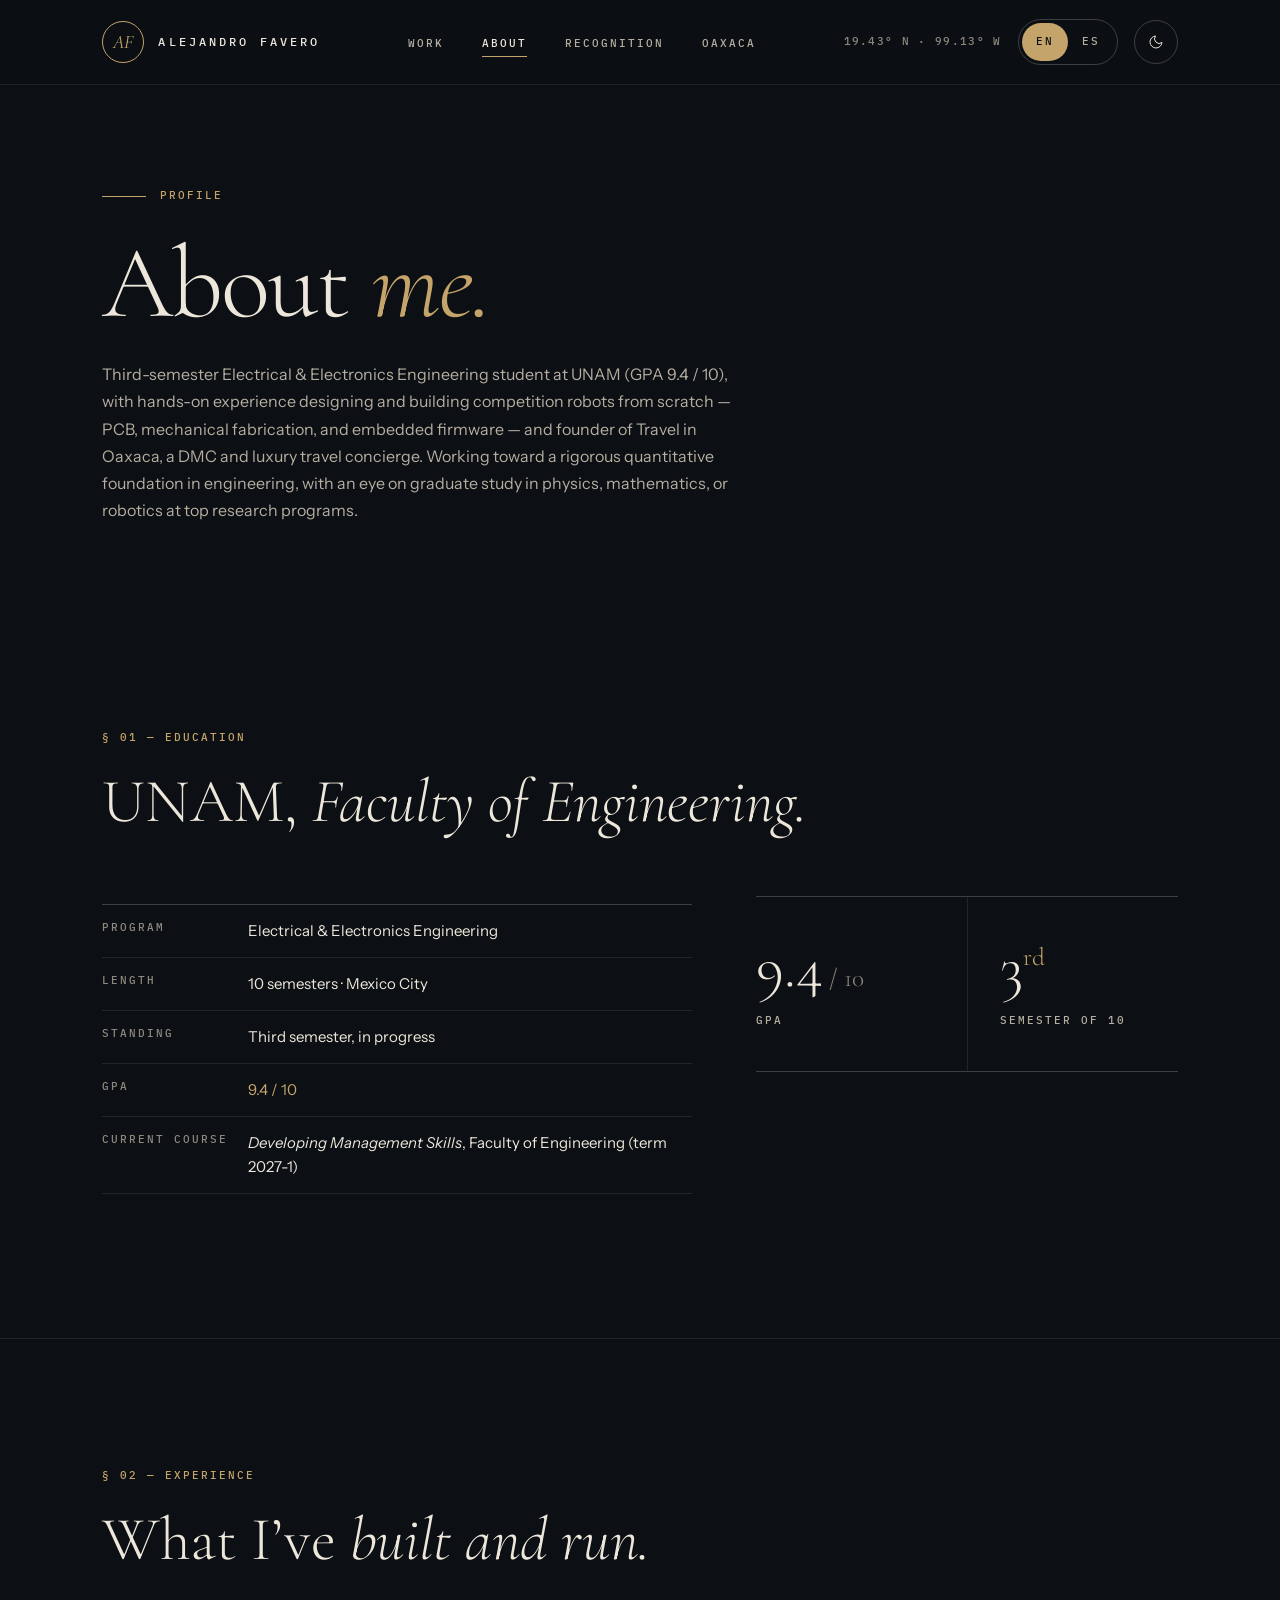
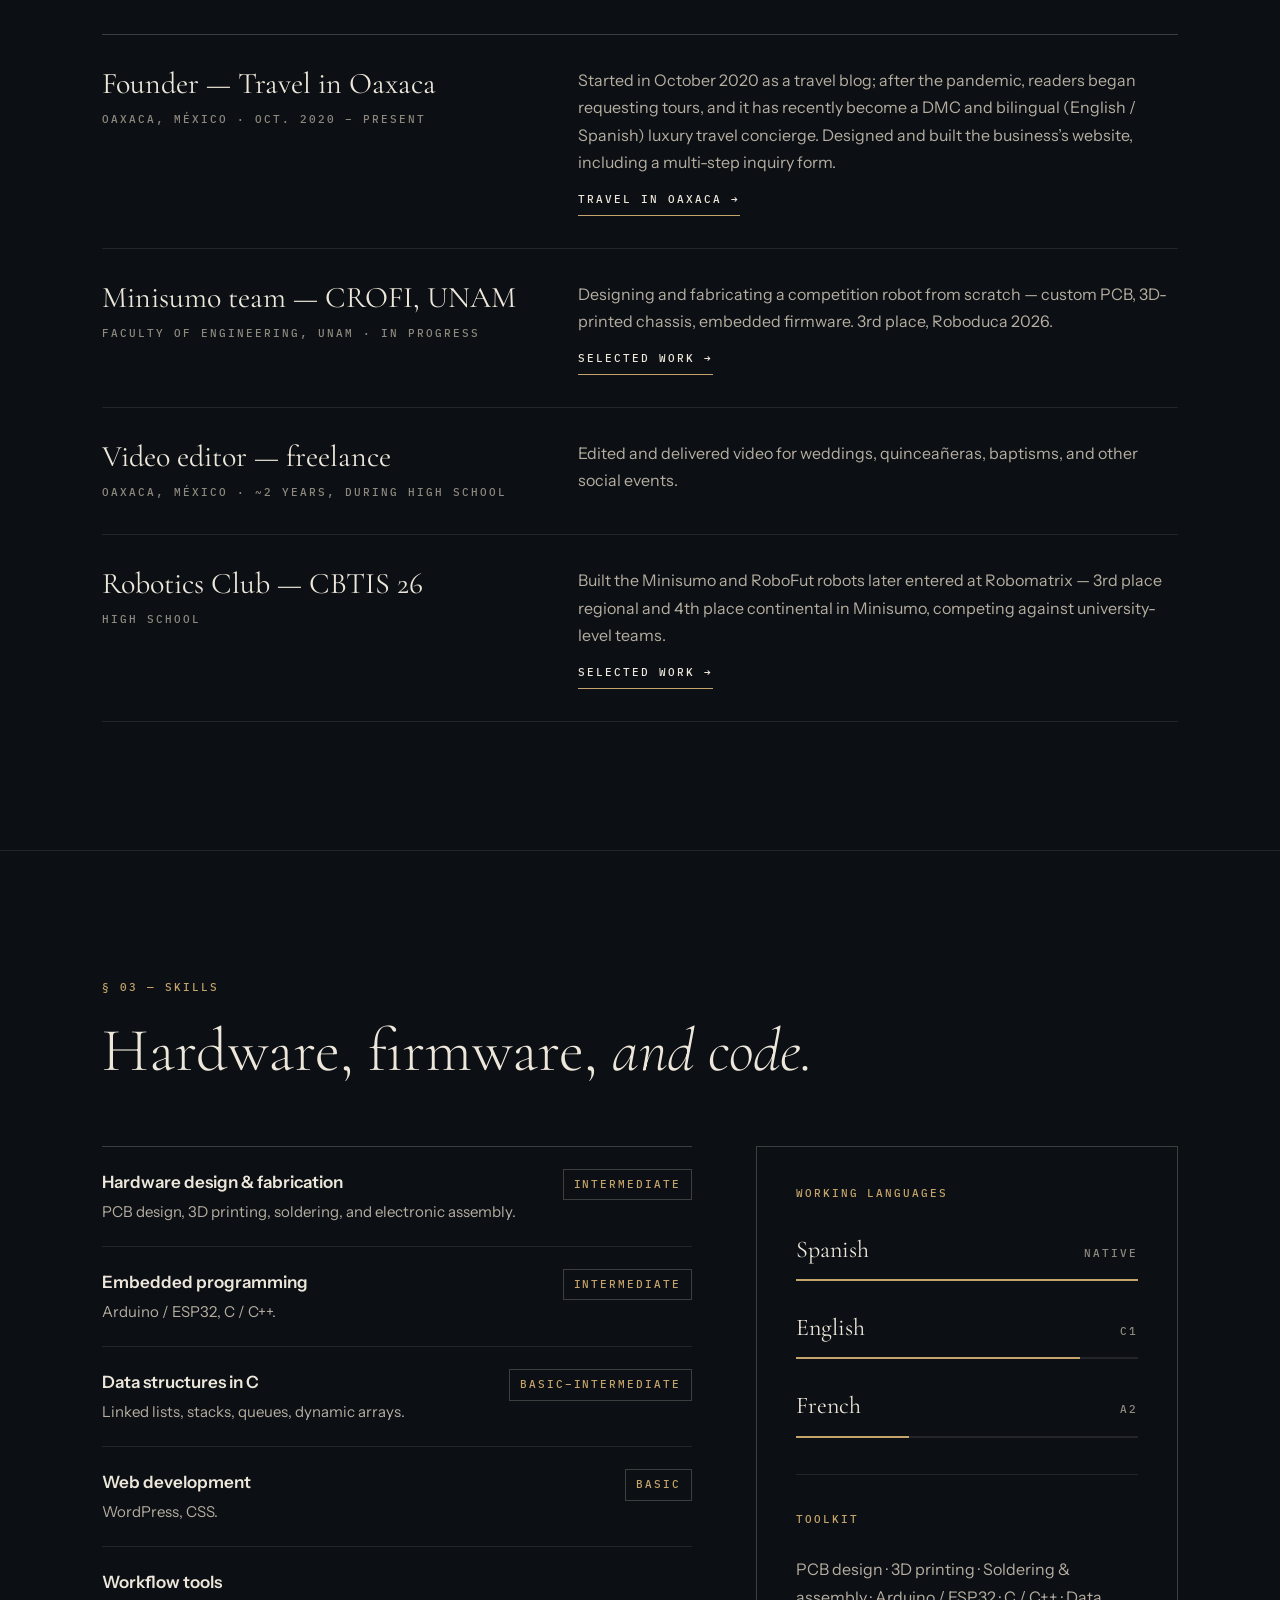
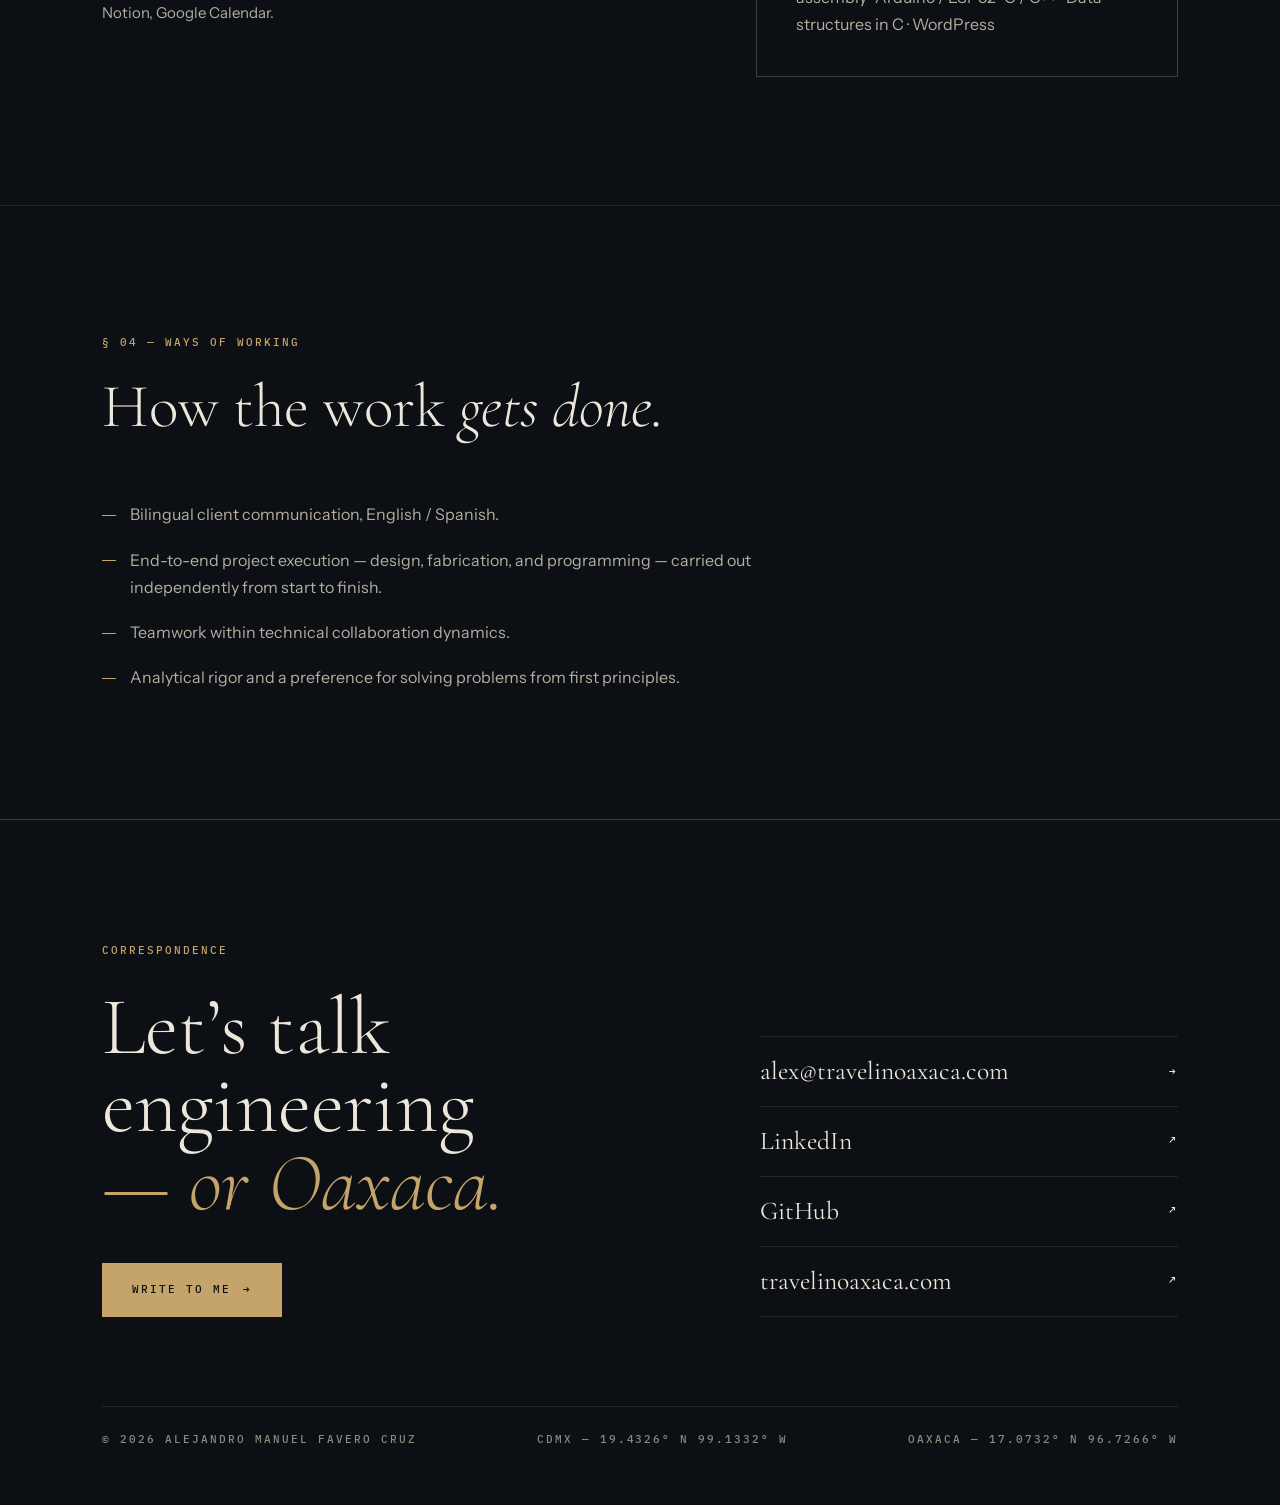
<file: about.html>
<!doctype html>
<html lang="en" data-theme="dark">
<head>
<meta charset="utf-8">
<meta name="viewport" content="width=device-width, initial-scale=1">
<title>About — Alejandro Favero</title>
<meta name="description" content="Education, experience, languages, and skills of Alejandro Favero, Electrical & Electronics Engineering student at UNAM.">
<link rel="canonical" href="https://alejandrofavero.github.io/about.html">
<link rel="alternate" hreflang="en" href="https://alejandrofavero.github.io/about.html">
<link rel="alternate" hreflang="es" href="https://alejandrofavero.github.io/es/about.html">
<link rel="alternate" hreflang="x-default" href="https://alejandrofavero.github.io/about.html">
<meta name="theme-color" content="#0C0F13">
<script>try{var s=localStorage.getItem("theme");if(s==="light"||s==="dark")document.documentElement.setAttribute("data-theme",s)}catch(e){}</script>
<link rel="icon" type="image/svg+xml" href="assets/favicon.svg">
<link rel="preconnect" href="https://fonts.googleapis.com">
<link rel="preconnect" href="https://fonts.gstatic.com" crossorigin>
<link href="https://fonts.googleapis.com/css2?family=Cormorant+Garamond:ital,wght@0,300;0,400;0,500;1,300;1,400&amp;family=Instrument+Sans:wght@400;500;600&amp;family=IBM+Plex+Mono:wght@400;500&amp;display=swap" rel="stylesheet">
<link rel="stylesheet" href="assets/css/style.css">
</head>
<body>
<a class="skip-link lbl" href="#main">Skip to content</a>
<header class="site-header">
<div class="wrap header-bar">
<a class="brand" href="index.html">
<span class="monogram" aria-hidden="true">AF</span>
<span class="brand-name lbl">Alejandro Favero</span>
</a>
<nav class="site-nav" id="primary-nav" aria-label="Primary">
<ul>
<li><a class="lbl" href="projects.html">Work</a></li>
<li><a class="lbl" href="about.html" aria-current="page">About</a></li>
<li><a class="lbl" href="certificates.html">Recognition</a></li>
<li><a class="lbl" href="travel.html">Oaxaca</a></li>
</ul>
</nav>
<div class="header-tools">
<span class="coords lbl">19.43° N · 99.13° W</span>
<div class="lang-switch" role="group" aria-label="Language / Idioma">
<a href="about.html" hreflang="en" lang="en" aria-label="English" aria-current="true">EN</a>
<a href="es/about.html" hreflang="es" lang="es" aria-label="Español">ES</a>
</div>
<button class="icon-btn theme-toggle" type="button" data-theme-toggle aria-label="Switch between light and dark theme"><svg class="icon-moon" viewBox="0 0 24 24" fill="none" stroke="currentColor" stroke-width="1.5" aria-hidden="true"><path d="M21 12.8A9 9 0 1 1 11.2 3a7 7 0 0 0 9.8 9.8Z"/></svg><svg class="icon-sun" viewBox="0 0 24 24" fill="none" stroke="currentColor" stroke-width="1.5" aria-hidden="true"><circle cx="12" cy="12" r="4"/><path d="M12 2v2M12 20v2M4.9 4.9l1.4 1.4M17.7 17.7l1.4 1.4M2 12h2M20 12h2M4.9 19.1l1.4-1.4M17.7 6.3l1.4-1.4"/></svg></button>
<button class="icon-btn nav-toggle" type="button" data-nav-toggle aria-controls="primary-nav" aria-expanded="false" aria-label="Menu"><svg viewBox="0 0 24 24" fill="none" stroke="currentColor" stroke-width="1.3" aria-hidden="true"><path d="M3 8h18M3 16h18"/></svg></button>
</div>
</div>
</header>
<main id="main">
<div class="wrap">
<section class="page-hero">
<span class="eyebrow lbl">Profile</span>
<h1 class="page-title">About <em>me.</em></h1>
<p class="lede">Third-semester Electrical &amp; Electronics Engineering student at UNAM (GPA 9.4 / 10), with hands-on experience designing and building competition robots from scratch — PCB, mechanical fabrication, and embedded firmware — and founder of Travel in Oaxaca, a DMC and luxury travel concierge. Working toward a rigorous quantitative foundation in engineering, with an eye on graduate study in physics, mathematics, or robotics at top research programs.</p>
</section>
</div>

<section class="section">
<div class="wrap">
<div class="section-head">
<div>
<span class="lbl accent">§ 01 — Education</span>
<h2 class="section-title">UNAM, <em>Faculty of Engineering.</em></h2>
</div>

</div>
<div class="split">
<dl class="spec">
<div><dt class="lbl">Program</dt><dd>Electrical &amp; Electronics Engineering</dd></div>
<div><dt class="lbl">Length</dt><dd>10 semesters · Mexico City</dd></div>
<div><dt class="lbl">Standing</dt><dd>Third semester, in progress</dd></div>
<div><dt class="lbl">GPA</dt><dd class="result">9.4 / 10</dd></div>
<div><dt class="lbl">Current course</dt><dd><em>Developing Management Skills</em>, Faculty of Engineering (term 2027-1)</dd></div>
</dl>
<div class="stats" style="grid-template-columns: repeat(2, minmax(0, 1fr));">
<div class="stat"><span class="n">9.4<small> / 10</small></span><span class="lbl">GPA</span></div>
<div class="stat"><span class="n">3<sup>rd</sup></span><span class="lbl">Semester of 10</span></div>
</div>
</div>
</div>
</section>

<section class="section">
<div class="wrap">
<div class="section-head">
<div>
<span class="lbl accent">§ 02 — Experience</span>
<h2 class="section-title">What I’ve <em>built and run.</em></h2>
</div>

</div>
<div class="entries">
<article class="entry">
<div><h3>Founder — Travel in Oaxaca</h3><p class="lbl meta">Oaxaca, México · Oct. 2020 – present</p></div>
<div class="body"><p>Started in October 2020 as a travel blog; after the pandemic, readers began requesting tours, and it has recently become a DMC and bilingual (English / Spanish) luxury travel concierge. Designed and built the business’s website, including a multi-step inquiry form.</p><a class="lbl text-link" href="travel.html">Travel in Oaxaca →</a></div>
</article>
<article class="entry">
<div><h3>Minisumo team — CROFI, UNAM</h3><p class="lbl meta">Faculty of Engineering, UNAM · In progress</p></div>
<div class="body"><p>Designing and fabricating a competition robot from scratch — custom PCB, 3D-printed chassis, embedded firmware. 3rd place, Roboduca 2026.</p><a class="lbl text-link" href="projects.html">Selected work →</a></div>
</article>
<article class="entry">
<div><h3>Video editor — freelance</h3><p class="lbl meta">Oaxaca, México · ~2 years, during high school</p></div>
<div class="body"><p>Edited and delivered video for weddings, quinceañeras, baptisms, and other social events.</p></div>
</article>
<article class="entry">
<div><h3>Robotics Club — CBTIS 26</h3><p class="lbl meta">High school</p></div>
<div class="body"><p>Built the Minisumo and RoboFut robots later entered at Robomatrix — 3rd place regional and 4th place continental in Minisumo, competing against university-level teams.</p><a class="lbl text-link" href="projects.html">Selected work →</a></div>
</article>
</div>
</div>
</section>

<section class="section">
<div class="wrap">
<div class="section-head">
<div>
<span class="lbl accent">§ 03 — Skills</span>
<h2 class="section-title">Hardware, firmware, <em>and code.</em></h2>
</div>

</div>
<div class="split">
<div class="stack">
<div class="skill"><div><h3>Hardware design &amp; fabrication</h3><p>PCB design, 3D printing, soldering, and electronic assembly.</p></div><span class="tag lbl">Intermediate</span></div>
<div class="skill"><div><h3>Embedded programming</h3><p>Arduino / ESP32, C / C++.</p></div><span class="tag lbl">Intermediate</span></div>
<div class="skill"><div><h3>Data structures in C</h3><p>Linked lists, stacks, queues, dynamic arrays.</p></div><span class="tag lbl">Basic–Intermediate</span></div>
<div class="skill"><div><h3>Web development</h3><p>WordPress, CSS.</p></div><span class="tag lbl">Basic</span></div>
<div class="skill"><div><h3>Workflow tools</h3><p>Notion, Google Calendar.</p></div></div>
</div>
<aside class="panel">
<span class="lbl accent">Working languages</span>
<div class="gauge"><div class="row"><span class="name">Spanish</span><span class="lbl faint">Native</span></div><div class="bar"><span style="width: 100%;"></span></div></div>
<div class="gauge"><div class="row"><span class="name">English</span><span class="lbl faint">C1</span></div><div class="bar"><span style="width: 83%;"></span></div></div>
<div class="gauge"><div class="row"><span class="name">French</span><span class="lbl faint">A2</span></div><div class="bar"><span style="width: 33%;"></span></div></div>
<hr>
<span class="lbl accent">Toolkit</span>
<p class="body">PCB design · 3D printing · Soldering &amp; assembly · Arduino / ESP32 · C / C++ · Data structures in C · WordPress</p>
</aside>
</div>
</div>
</section>

<section class="section">
<div class="wrap">
<div class="section-head">
<div>
<span class="lbl accent">§ 04 — Ways of working</span>
<h2 class="section-title">How the work <em>gets done.</em></h2>
</div>

</div>
<ul class="marks" style="max-width: 44em;">
<li>Bilingual client communication, English / Spanish.</li>
<li>End-to-end project execution — design, fabrication, and programming — carried out independently from start to finish.</li>
<li>Teamwork within technical collaboration dynamics.</li>
<li>Analytical rigor and a preference for solving problems from first principles.</li>
</ul>
</div>
</section>
</main>
<footer class="site-footer">
<div class="wrap">
<div class="footer-grand">
<div>
<span class="lbl accent">Correspondence</span>
<h2>Let’s talk engineering<br><em>— or Oaxaca.</em></h2>
<div class="btn-row" style="margin-top: 40px;">
<a class="btn btn-primary" href="mailto:alex@travelinoaxaca.com">Write to me <span aria-hidden="true">→</span></a>
</div>
</div>
<div class="footer-links">
<a href="mailto:alex@travelinoaxaca.com">alex@travelinoaxaca.com <span class="lbl" aria-hidden="true">→</span></a>
<a href="https://linkedin.com/in/alejandro-manuel-favero-cruz" target="_blank" rel="noopener">LinkedIn <span class="lbl" aria-hidden="true">↗</span></a>
<a href="https://github.com/AlejandroFavero" target="_blank" rel="noopener">GitHub <span class="lbl" aria-hidden="true">↗</span></a>
<a href="https://travelinoaxaca.com" target="_blank" rel="noopener">travelinoaxaca.com <span class="lbl" aria-hidden="true">↗</span></a>
</div>
</div>
<div class="footer-bottom">
<span class="lbl">© 2026 Alejandro Manuel Favero Cruz</span>
<span class="lbl">CDMX — 19.4326° N 99.1332° W</span>
<span class="lbl">Oaxaca — 17.0732° N 96.7266° W</span>
</div>
</div>
</footer>
<script src="assets/js/main.js"></script>
</body>
</html>
</file>
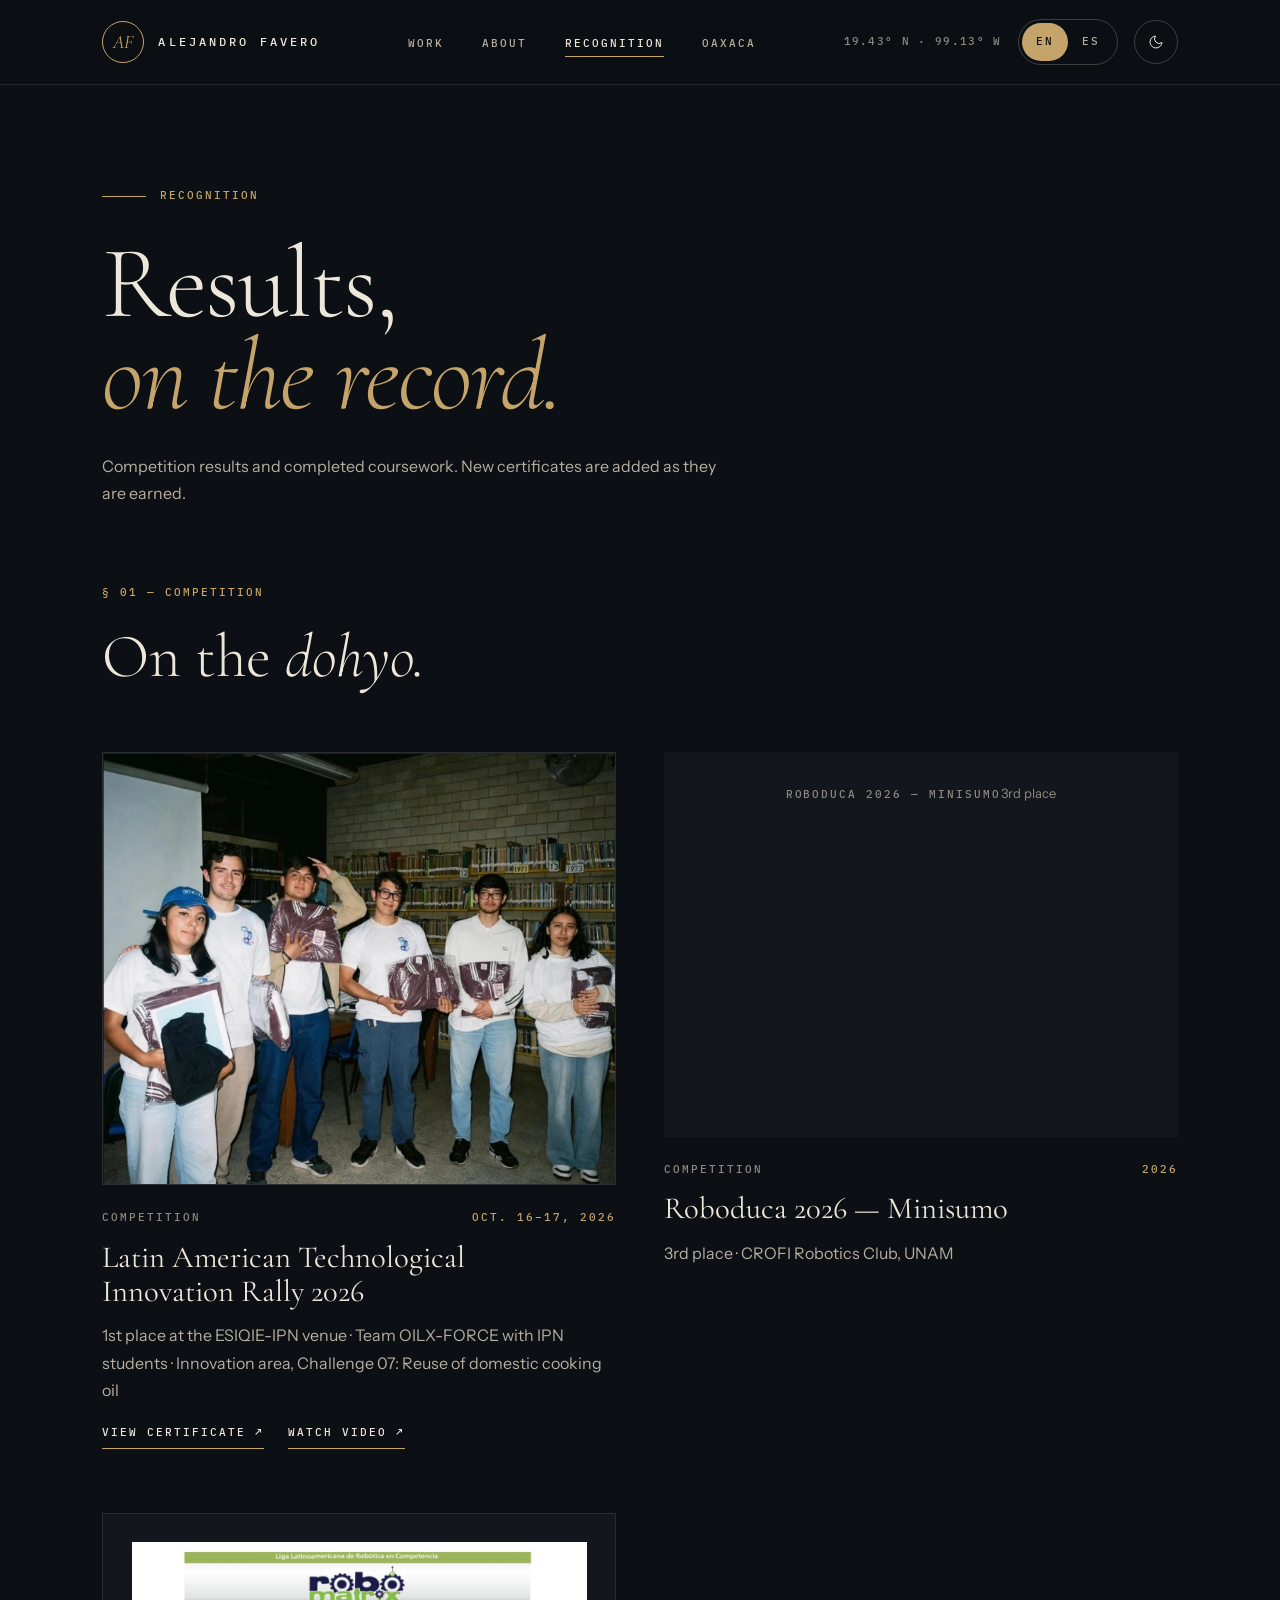
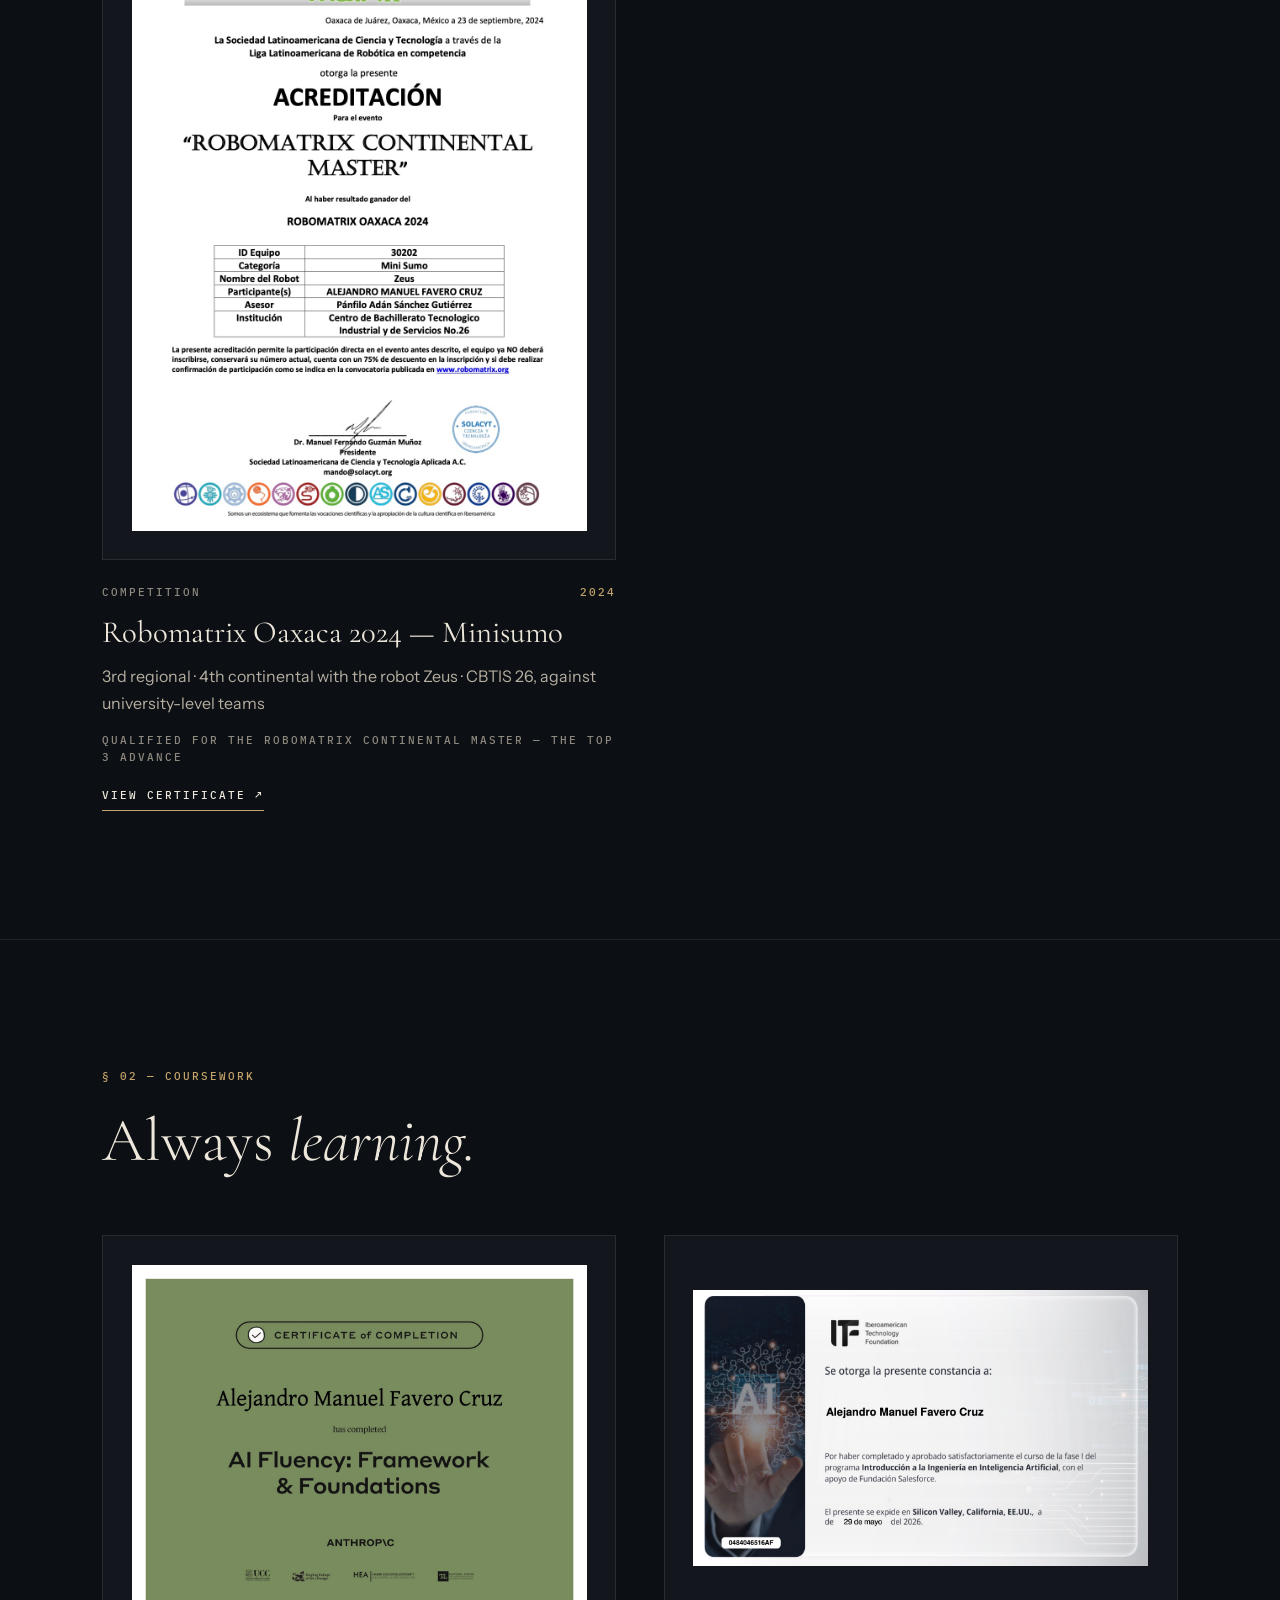
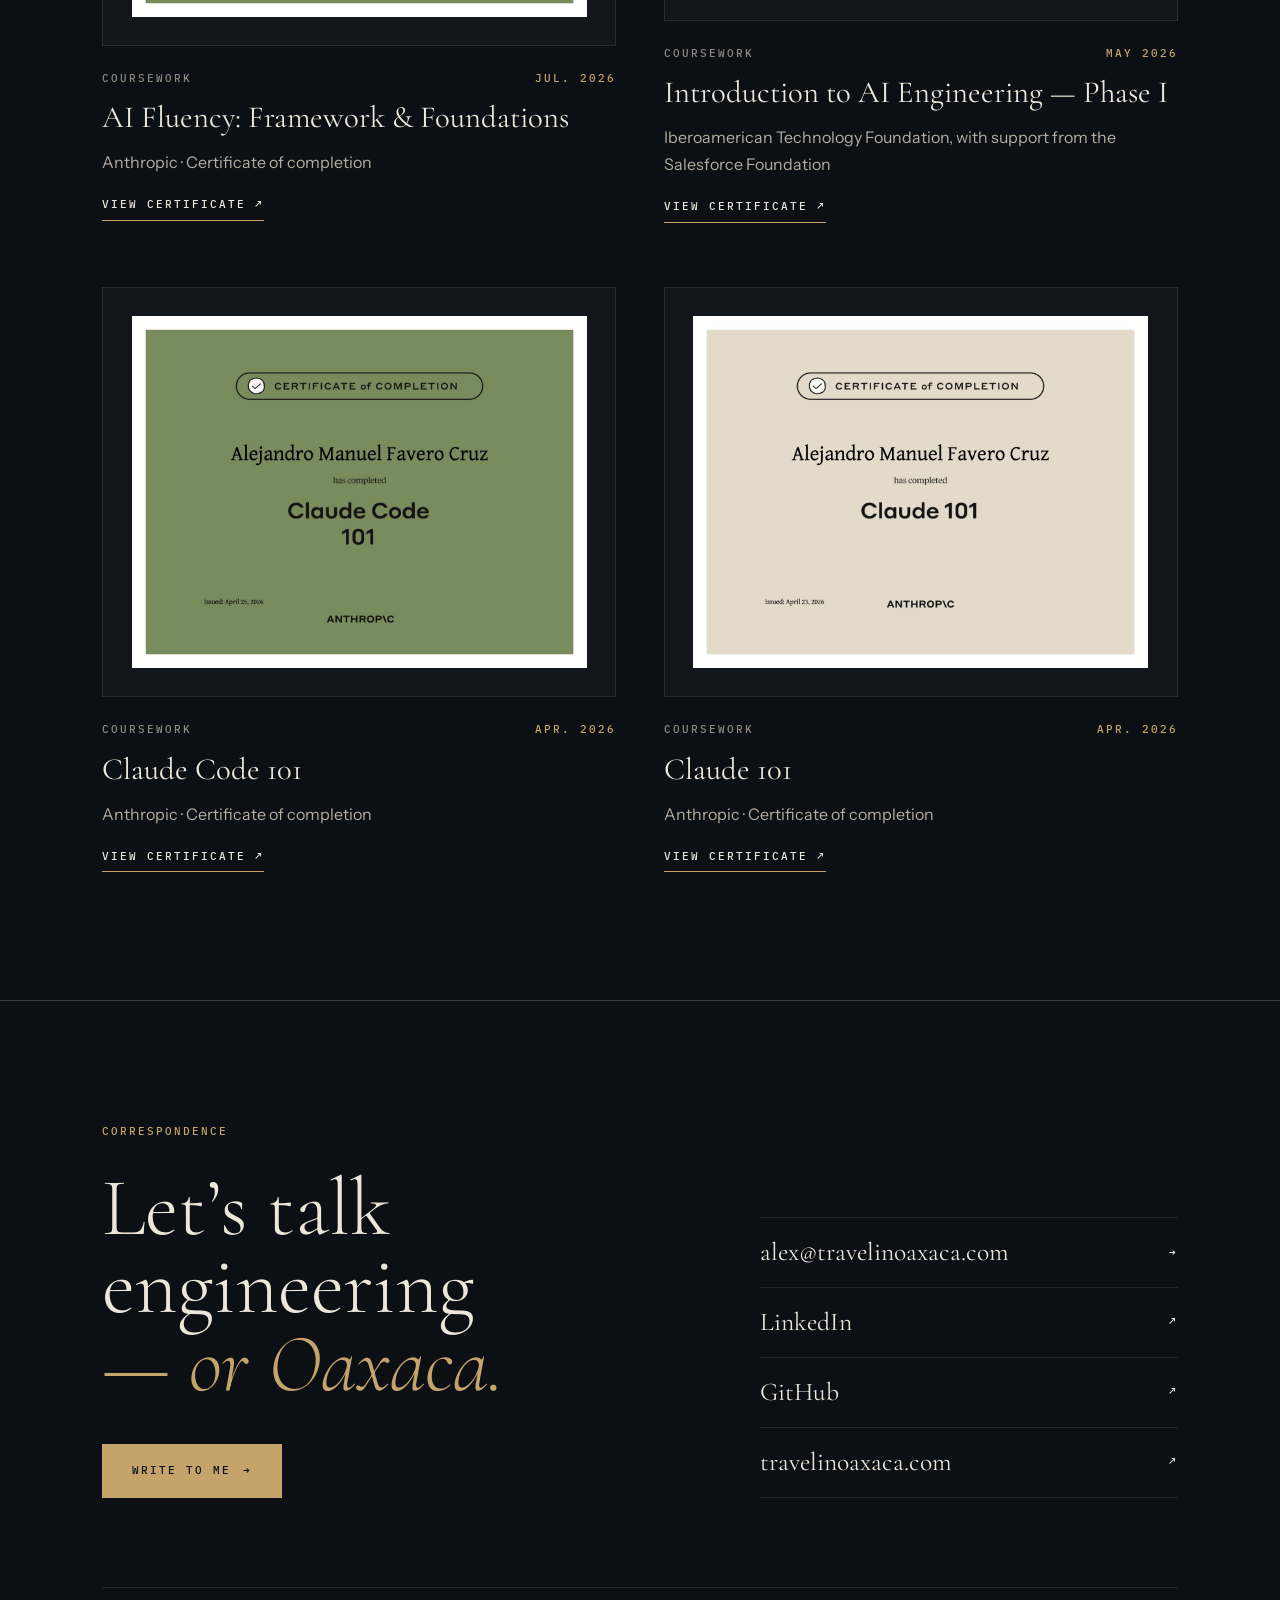
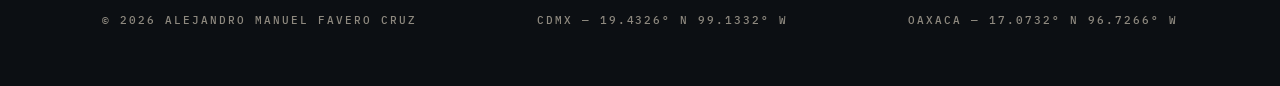
<file: certificates.html>
<!doctype html>
<html lang="en" data-theme="dark">
<head>
<meta charset="utf-8">
<meta name="viewport" content="width=device-width, initial-scale=1">
<title>Recognition — Alejandro Favero</title>
<meta name="description" content="Competition results and coursework certificates.">
<link rel="canonical" href="https://alejandrofavero.github.io/certificates.html">
<link rel="alternate" hreflang="en" href="https://alejandrofavero.github.io/certificates.html">
<link rel="alternate" hreflang="es" href="https://alejandrofavero.github.io/es/certificates.html">
<link rel="alternate" hreflang="x-default" href="https://alejandrofavero.github.io/certificates.html">
<meta name="theme-color" content="#0C0F13">
<script>try{var s=localStorage.getItem("theme");if(s==="light"||s==="dark")document.documentElement.setAttribute("data-theme",s)}catch(e){}</script>
<link rel="icon" type="image/svg+xml" href="assets/favicon.svg">
<link rel="preconnect" href="https://fonts.googleapis.com">
<link rel="preconnect" href="https://fonts.gstatic.com" crossorigin>
<link href="https://fonts.googleapis.com/css2?family=Cormorant+Garamond:ital,wght@0,300;0,400;0,500;1,300;1,400&amp;family=Instrument+Sans:wght@400;500;600&amp;family=IBM+Plex+Mono:wght@400;500&amp;display=swap" rel="stylesheet">
<link rel="stylesheet" href="assets/css/style.css">
</head>
<body>
<a class="skip-link lbl" href="#main">Skip to content</a>
<header class="site-header">
<div class="wrap header-bar">
<a class="brand" href="index.html">
<span class="monogram" aria-hidden="true">AF</span>
<span class="brand-name lbl">Alejandro Favero</span>
</a>
<nav class="site-nav" id="primary-nav" aria-label="Primary">
<ul>
<li><a class="lbl" href="projects.html">Work</a></li>
<li><a class="lbl" href="about.html">About</a></li>
<li><a class="lbl" href="certificates.html" aria-current="page">Recognition</a></li>
<li><a class="lbl" href="travel.html">Oaxaca</a></li>
</ul>
</nav>
<div class="header-tools">
<span class="coords lbl">19.43° N · 99.13° W</span>
<div class="lang-switch" role="group" aria-label="Language / Idioma">
<a href="certificates.html" hreflang="en" lang="en" aria-label="English" aria-current="true">EN</a>
<a href="es/certificates.html" hreflang="es" lang="es" aria-label="Español">ES</a>
</div>
<button class="icon-btn theme-toggle" type="button" data-theme-toggle aria-label="Switch between light and dark theme"><svg class="icon-moon" viewBox="0 0 24 24" fill="none" stroke="currentColor" stroke-width="1.5" aria-hidden="true"><path d="M21 12.8A9 9 0 1 1 11.2 3a7 7 0 0 0 9.8 9.8Z"/></svg><svg class="icon-sun" viewBox="0 0 24 24" fill="none" stroke="currentColor" stroke-width="1.5" aria-hidden="true"><circle cx="12" cy="12" r="4"/><path d="M12 2v2M12 20v2M4.9 4.9l1.4 1.4M17.7 17.7l1.4 1.4M2 12h2M20 12h2M4.9 19.1l1.4-1.4M17.7 6.3l1.4-1.4"/></svg></button>
<button class="icon-btn nav-toggle" type="button" data-nav-toggle aria-controls="primary-nav" aria-expanded="false" aria-label="Menu"><svg viewBox="0 0 24 24" fill="none" stroke="currentColor" stroke-width="1.3" aria-hidden="true"><path d="M3 8h18M3 16h18"/></svg></button>
</div>
</div>
</header>
<main id="main">
<div class="wrap">
<section class="page-hero">
<span class="eyebrow lbl">Recognition</span>
<h1 class="page-title">Results,<br><em>on the record.</em></h1>
<p class="lede">Competition results and completed coursework. New certificates are added as they are earned.</p>
</section>
</div>

<section class="section" style="padding-top: 0;">
<div class="wrap">
<div class="section-head">
<div>
<span class="lbl accent">§ 01 — Competition</span>
<h2 class="section-title">On the <em>dohyo.</em></h2>
</div>

</div>
<div class="certs">
<article class="cert">
<div class="cert-thumb photo"><img src="assets/img/certificates/rally-innovacion-2026-team.jpg" alt="Team OILX-FORCE with its first-place awards" loading="lazy"></div>
<div class="cert-meta"><span class="lbl faint">Competition</span><span class="lbl accent">Oct. 16–17, 2026</span></div>
<h3>Latin American Technological Innovation Rally 2026</h3>
<p class="body">1st place at the ESIQIE-IPN venue · Team OILX-FORCE with IPN students · Innovation area, Challenge 07: Reuse of domestic cooking oil</p>

<div class="cert-links"><a class="lbl text-link" href="assets/img/certificates/rally-innovacion-2026.pdf" target="_blank" rel="noopener">View certificate ↗</a><a class="lbl text-link" href="https://www.youtube.com/watch?v=5pYwn4xA_Og" target="_blank" rel="noopener">Watch video ↗</a></div>
</article>
<article class="cert">
<div class="cert-thumb ph"><span class="lbl">Roboduca 2026 — Minisumo</span><span class="note">3rd place</span></div>
<div class="cert-meta"><span class="lbl faint">Competition</span><span class="lbl accent">2026</span></div>
<h3>Roboduca 2026 — Minisumo</h3>
<p class="body">3rd place · CROFI Robotics Club, UNAM</p>


</article>
<article class="cert">
<a class="cert-thumb" href="assets/img/certificates/robomatrix-2024.pdf" target="_blank" rel="noopener"><img src="assets/img/certificates/robomatrix-2024.jpg" alt="Certificate: Robomatrix Oaxaca 2024 — Minisumo" loading="lazy"></a>
<div class="cert-meta"><span class="lbl faint">Competition</span><span class="lbl accent">2024</span></div>
<h3>Robomatrix Oaxaca 2024 — Minisumo</h3>
<p class="body">3rd regional · 4th continental with the robot Zeus · CBTIS 26, against university-level teams</p>
<p class="lbl faint">Qualified for the Robomatrix Continental Master — the top 3 advance</p>
<a class="lbl text-link" href="assets/img/certificates/robomatrix-2024.pdf" target="_blank" rel="noopener">View certificate ↗</a>
</article>
</div>
</div>
</section>

<section class="section">
<div class="wrap">
<div class="section-head">
<div>
<span class="lbl accent">§ 02 — Coursework</span>
<h2 class="section-title">Always <em>learning.</em></h2>
</div>

</div>
<div class="certs">
<article class="cert">
<a class="cert-thumb" href="assets/img/certificates/anthropic-ai-fluency.pdf" target="_blank" rel="noopener"><img src="assets/img/certificates/anthropic-ai-fluency.jpg" alt="Certificate: AI Fluency: Framework &amp; Foundations" loading="lazy"></a>
<div class="cert-meta"><span class="lbl faint">Coursework</span><span class="lbl accent">Jul. 2026</span></div>
<h3>AI Fluency: Framework &amp; Foundations</h3>
<p class="body">Anthropic · Certificate of completion</p>

<a class="lbl text-link" href="assets/img/certificates/anthropic-ai-fluency.pdf" target="_blank" rel="noopener">View certificate ↗</a>
</article>
<article class="cert">
<a class="cert-thumb" href="assets/img/certificates/itf-intro-ai-engineering.pdf" target="_blank" rel="noopener"><img src="assets/img/certificates/itf-intro-ai-engineering.jpg" alt="Certificate: Introduction to AI Engineering — Phase I" loading="lazy"></a>
<div class="cert-meta"><span class="lbl faint">Coursework</span><span class="lbl accent">May 2026</span></div>
<h3>Introduction to AI Engineering — Phase I</h3>
<p class="body">Iberoamerican Technology Foundation, with support from the Salesforce Foundation</p>

<a class="lbl text-link" href="assets/img/certificates/itf-intro-ai-engineering.pdf" target="_blank" rel="noopener">View certificate ↗</a>
</article>
<article class="cert">
<a class="cert-thumb" href="assets/img/certificates/anthropic-claude-code-101.pdf" target="_blank" rel="noopener"><img src="assets/img/certificates/anthropic-claude-code-101.jpg" alt="Certificate: Claude Code 101" loading="lazy"></a>
<div class="cert-meta"><span class="lbl faint">Coursework</span><span class="lbl accent">Apr. 2026</span></div>
<h3>Claude Code 101</h3>
<p class="body">Anthropic · Certificate of completion</p>

<a class="lbl text-link" href="assets/img/certificates/anthropic-claude-code-101.pdf" target="_blank" rel="noopener">View certificate ↗</a>
</article>
<article class="cert">
<a class="cert-thumb" href="assets/img/certificates/anthropic-claude-101.pdf" target="_blank" rel="noopener"><img src="assets/img/certificates/anthropic-claude-101.jpg" alt="Certificate: Claude 101" loading="lazy"></a>
<div class="cert-meta"><span class="lbl faint">Coursework</span><span class="lbl accent">Apr. 2026</span></div>
<h3>Claude 101</h3>
<p class="body">Anthropic · Certificate of completion</p>

<a class="lbl text-link" href="assets/img/certificates/anthropic-claude-101.pdf" target="_blank" rel="noopener">View certificate ↗</a>
</article>
</div>
</div>
</section>
</main>
<footer class="site-footer">
<div class="wrap">
<div class="footer-grand">
<div>
<span class="lbl accent">Correspondence</span>
<h2>Let’s talk engineering<br><em>— or Oaxaca.</em></h2>
<div class="btn-row" style="margin-top: 40px;">
<a class="btn btn-primary" href="mailto:alex@travelinoaxaca.com">Write to me <span aria-hidden="true">→</span></a>
</div>
</div>
<div class="footer-links">
<a href="mailto:alex@travelinoaxaca.com">alex@travelinoaxaca.com <span class="lbl" aria-hidden="true">→</span></a>
<a href="https://linkedin.com/in/alejandro-manuel-favero-cruz" target="_blank" rel="noopener">LinkedIn <span class="lbl" aria-hidden="true">↗</span></a>
<a href="https://github.com/AlejandroFavero" target="_blank" rel="noopener">GitHub <span class="lbl" aria-hidden="true">↗</span></a>
<a href="https://travelinoaxaca.com" target="_blank" rel="noopener">travelinoaxaca.com <span class="lbl" aria-hidden="true">↗</span></a>
</div>
</div>
<div class="footer-bottom">
<span class="lbl">© 2026 Alejandro Manuel Favero Cruz</span>
<span class="lbl">CDMX — 19.4326° N 99.1332° W</span>
<span class="lbl">Oaxaca — 17.0732° N 96.7266° W</span>
</div>
</div>
</footer>
<script src="assets/js/main.js"></script>
</body>
</html>
</file>
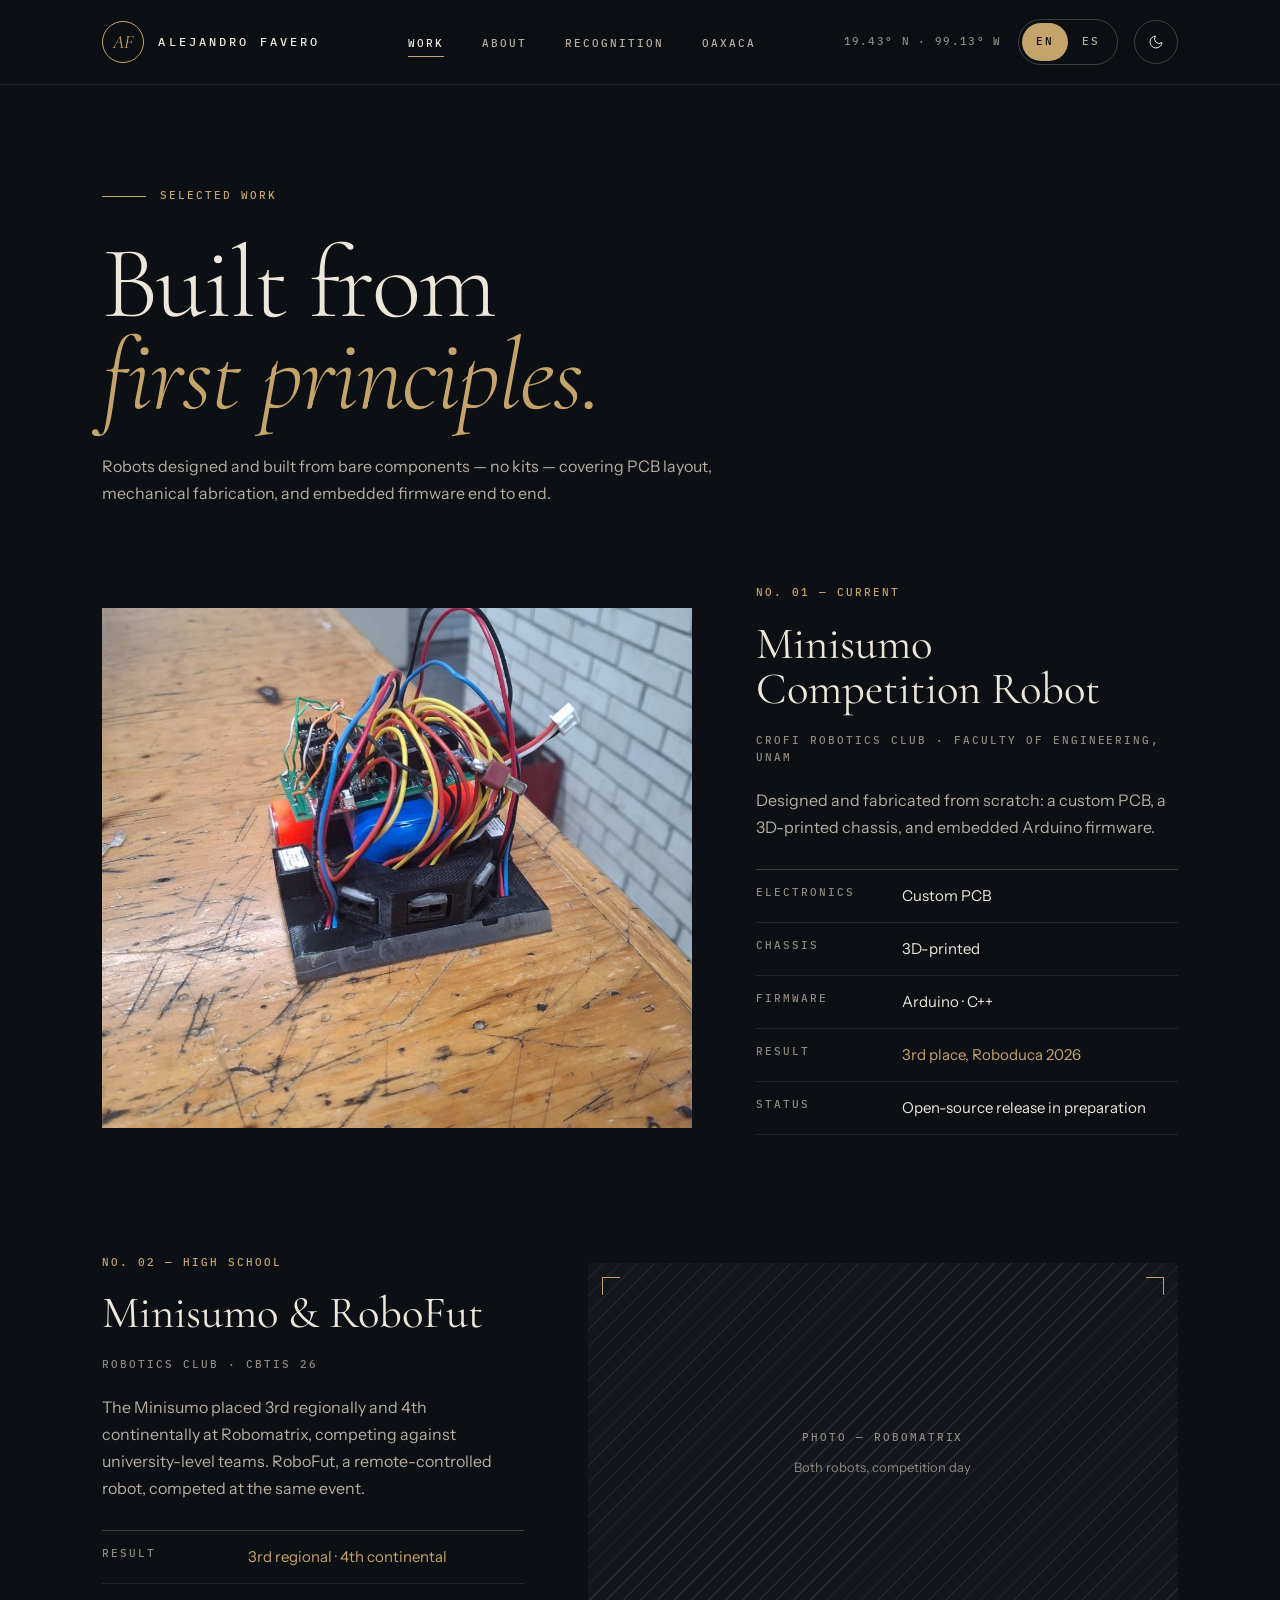
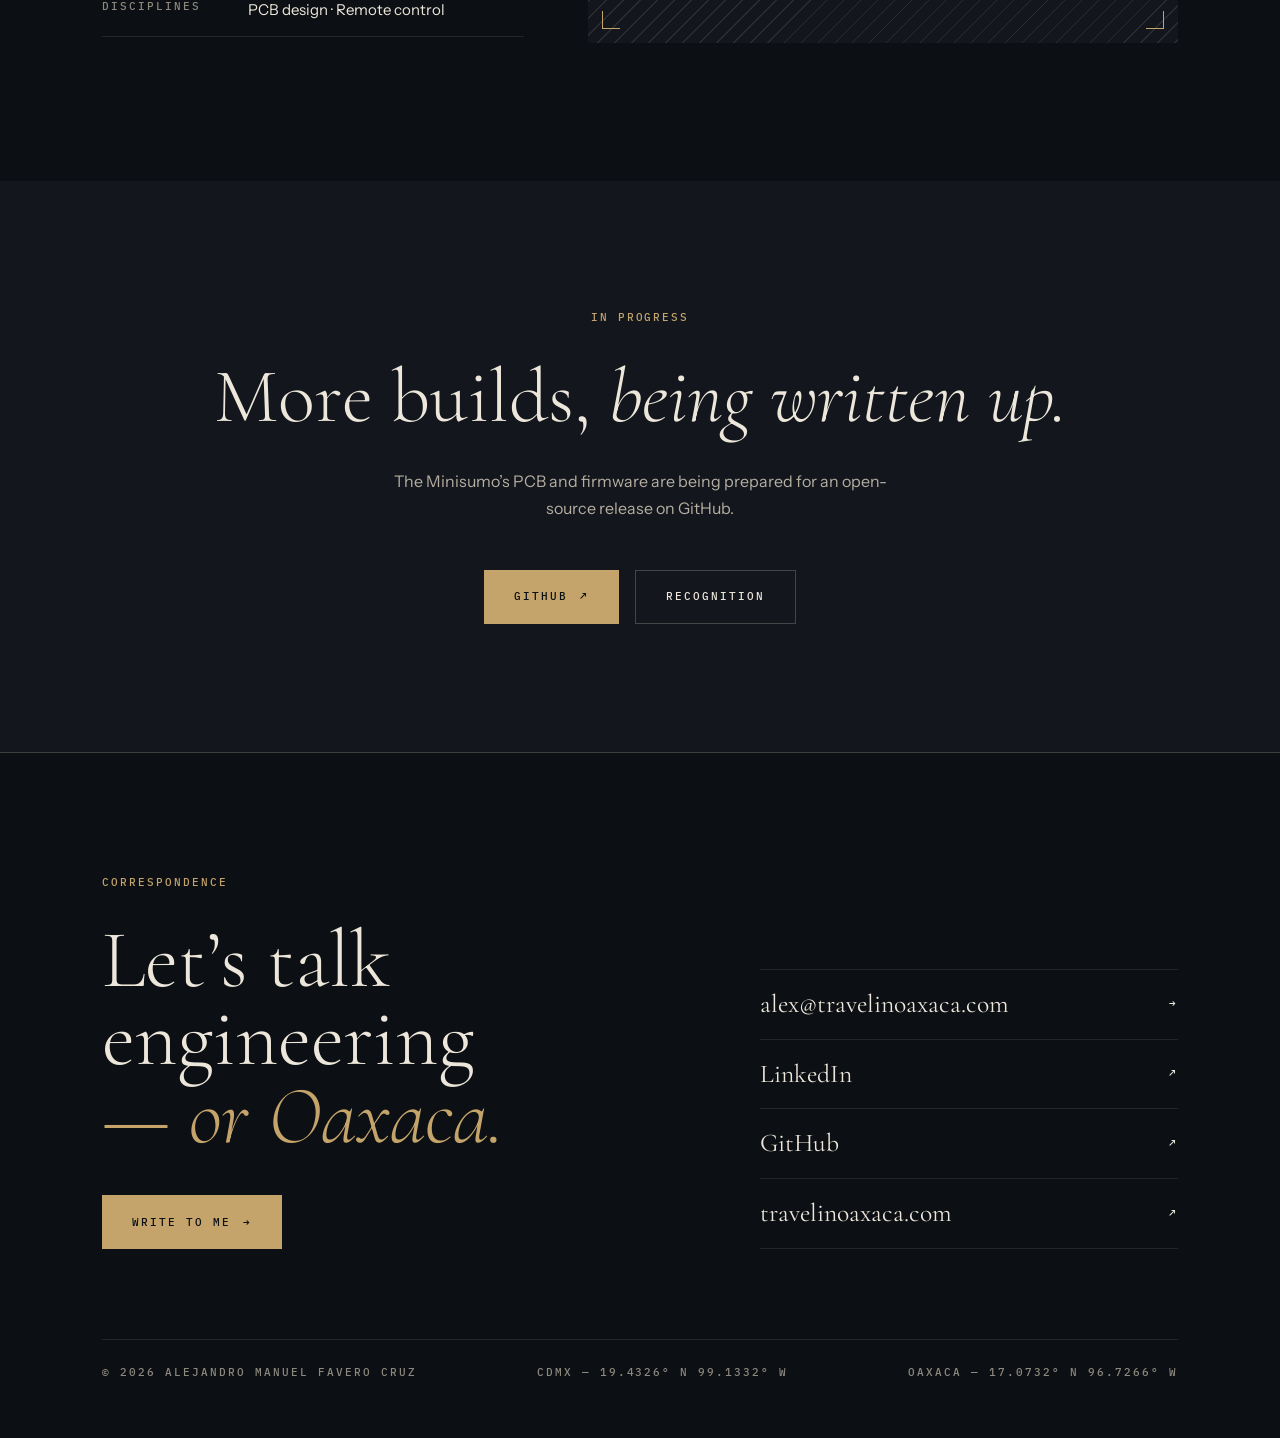
<file: projects.html>
<!doctype html>
<html lang="en" data-theme="dark">
<head>
<meta charset="utf-8">
<meta name="viewport" content="width=device-width, initial-scale=1">
<title>Projects — Alejandro Favero</title>
<meta name="description" content="Competition robots built from bare PCBs — chassis, firmware, and results.">
<link rel="canonical" href="https://alejandrofavero.github.io/projects.html">
<link rel="alternate" hreflang="en" href="https://alejandrofavero.github.io/projects.html">
<link rel="alternate" hreflang="es" href="https://alejandrofavero.github.io/es/projects.html">
<link rel="alternate" hreflang="x-default" href="https://alejandrofavero.github.io/projects.html">
<meta name="theme-color" content="#0C0F13">
<script>try{var s=localStorage.getItem("theme");if(s==="light"||s==="dark")document.documentElement.setAttribute("data-theme",s)}catch(e){}</script>
<link rel="icon" type="image/svg+xml" href="assets/favicon.svg">
<link rel="preconnect" href="https://fonts.googleapis.com">
<link rel="preconnect" href="https://fonts.gstatic.com" crossorigin>
<link href="https://fonts.googleapis.com/css2?family=Cormorant+Garamond:ital,wght@0,300;0,400;0,500;1,300;1,400&amp;family=Instrument+Sans:wght@400;500;600&amp;family=IBM+Plex+Mono:wght@400;500&amp;display=swap" rel="stylesheet">
<link rel="stylesheet" href="assets/css/style.css">
</head>
<body>
<a class="skip-link lbl" href="#main">Skip to content</a>
<header class="site-header">
<div class="wrap header-bar">
<a class="brand" href="index.html">
<span class="monogram" aria-hidden="true">AF</span>
<span class="brand-name lbl">Alejandro Favero</span>
</a>
<nav class="site-nav" id="primary-nav" aria-label="Primary">
<ul>
<li><a class="lbl" href="projects.html" aria-current="page">Work</a></li>
<li><a class="lbl" href="about.html">About</a></li>
<li><a class="lbl" href="certificates.html">Recognition</a></li>
<li><a class="lbl" href="travel.html">Oaxaca</a></li>
</ul>
</nav>
<div class="header-tools">
<span class="coords lbl">19.43° N · 99.13° W</span>
<div class="lang-switch" role="group" aria-label="Language / Idioma">
<a href="projects.html" hreflang="en" lang="en" aria-label="English" aria-current="true">EN</a>
<a href="es/projects.html" hreflang="es" lang="es" aria-label="Español">ES</a>
</div>
<button class="icon-btn theme-toggle" type="button" data-theme-toggle aria-label="Switch between light and dark theme"><svg class="icon-moon" viewBox="0 0 24 24" fill="none" stroke="currentColor" stroke-width="1.5" aria-hidden="true"><path d="M21 12.8A9 9 0 1 1 11.2 3a7 7 0 0 0 9.8 9.8Z"/></svg><svg class="icon-sun" viewBox="0 0 24 24" fill="none" stroke="currentColor" stroke-width="1.5" aria-hidden="true"><circle cx="12" cy="12" r="4"/><path d="M12 2v2M12 20v2M4.9 4.9l1.4 1.4M17.7 17.7l1.4 1.4M2 12h2M20 12h2M4.9 19.1l1.4-1.4M17.7 6.3l1.4-1.4"/></svg></button>
<button class="icon-btn nav-toggle" type="button" data-nav-toggle aria-controls="primary-nav" aria-expanded="false" aria-label="Menu"><svg viewBox="0 0 24 24" fill="none" stroke="currentColor" stroke-width="1.3" aria-hidden="true"><path d="M3 8h18M3 16h18"/></svg></button>
</div>
</div>
</header>
<main id="main">
<div class="wrap">
<section class="page-hero">
<span class="eyebrow lbl">Selected work</span>
<h1 class="page-title">Built from<br><em>first principles.</em></h1>
<p class="lede">Robots designed and built from bare components — no kits — covering PCB layout, mechanical fabrication, and embedded firmware end to end.</p>
</section>
</div>

<section class="section" style="padding-top: 0;">
<div class="wrap">
<article class="feature">
<figure class="photo ">
<img src="assets/img/projects/minisumo.jpg" alt="The Minisumo robot that placed 3rd at Roboduca 2026: custom PCB on a 3D-printed chassis" loading="lazy" style="object-position: 50% 55%;">
</figure>
<div class="feature-copy">
<span class="lbl accent">No. 01 — Current</span>
<h3>Minisumo Competition Robot</h3>
<span class="lbl faint">CROFI Robotics Club · Faculty of Engineering, UNAM</span>
<p class="body">Designed and fabricated from scratch: a custom PCB, a 3D-printed chassis, and embedded Arduino firmware.</p>
<dl class="spec">
<div><dt class="lbl">Electronics</dt><dd>Custom PCB</dd></div>
<div><dt class="lbl">Chassis</dt><dd>3D-printed</dd></div>
<div><dt class="lbl">Firmware</dt><dd>Arduino · C++</dd></div>
<div><dt class="lbl">Result</dt><dd class="result">3rd place, Roboduca 2026</dd></div>
<div><dt class="lbl">Status</dt><dd>Open-source release in preparation</dd></div>
</dl>
</div>
</article>
<article class="feature reverse">
<figure class="photo ">
<!-- photo: add assets/img/projects/robomatrix.jpg and rebuild -->
<div class="ph" role="img" aria-label="The Minisumo and RoboFut robots at Robomatrix"><span class="lbl">Photo — Robomatrix</span><span class="note">Both robots, competition day</span></div>
</figure>
<div class="feature-copy">
<span class="lbl accent">No. 02 — High school</span>
<h3>Minisumo &amp; RoboFut</h3>
<span class="lbl faint">Robotics Club · CBTIS 26</span>
<p class="body">The Minisumo placed 3rd regionally and 4th continentally at Robomatrix, competing against university-level teams. RoboFut, a remote-controlled robot, competed at the same event.</p>
<dl class="spec">
<div><dt class="lbl">Result</dt><dd class="result">3rd regional · 4th continental</dd></div>
<div><dt class="lbl">Disciplines</dt><dd>PCB design · Remote control</dd></div>
</dl>
</div>
</article>
</div>
</section>

<section class="section raised">
<div class="wrap cta">
<span class="lbl accent">In progress</span>
<h2 class="section-title">More builds, <em>being written up.</em></h2>
<p class="body">The Minisumo’s PCB and firmware are being prepared for an open-source release on GitHub.</p>
<div class="btn-row">
<a class="btn btn-primary" href="https://github.com/AlejandroFavero" target="_blank" rel="noopener">GitHub <span aria-hidden="true">↗</span></a>
<a class="btn btn-secondary" href="certificates.html">Recognition</a>
</div>
</div>
</section>
</main>
<footer class="site-footer">
<div class="wrap">
<div class="footer-grand">
<div>
<span class="lbl accent">Correspondence</span>
<h2>Let’s talk engineering<br><em>— or Oaxaca.</em></h2>
<div class="btn-row" style="margin-top: 40px;">
<a class="btn btn-primary" href="mailto:alex@travelinoaxaca.com">Write to me <span aria-hidden="true">→</span></a>
</div>
</div>
<div class="footer-links">
<a href="mailto:alex@travelinoaxaca.com">alex@travelinoaxaca.com <span class="lbl" aria-hidden="true">→</span></a>
<a href="https://linkedin.com/in/alejandro-manuel-favero-cruz" target="_blank" rel="noopener">LinkedIn <span class="lbl" aria-hidden="true">↗</span></a>
<a href="https://github.com/AlejandroFavero" target="_blank" rel="noopener">GitHub <span class="lbl" aria-hidden="true">↗</span></a>
<a href="https://travelinoaxaca.com" target="_blank" rel="noopener">travelinoaxaca.com <span class="lbl" aria-hidden="true">↗</span></a>
</div>
</div>
<div class="footer-bottom">
<span class="lbl">© 2026 Alejandro Manuel Favero Cruz</span>
<span class="lbl">CDMX — 19.4326° N 99.1332° W</span>
<span class="lbl">Oaxaca — 17.0732° N 96.7266° W</span>
</div>
</div>
</footer>
<script src="assets/js/main.js"></script>
</body>
</html>
</file>
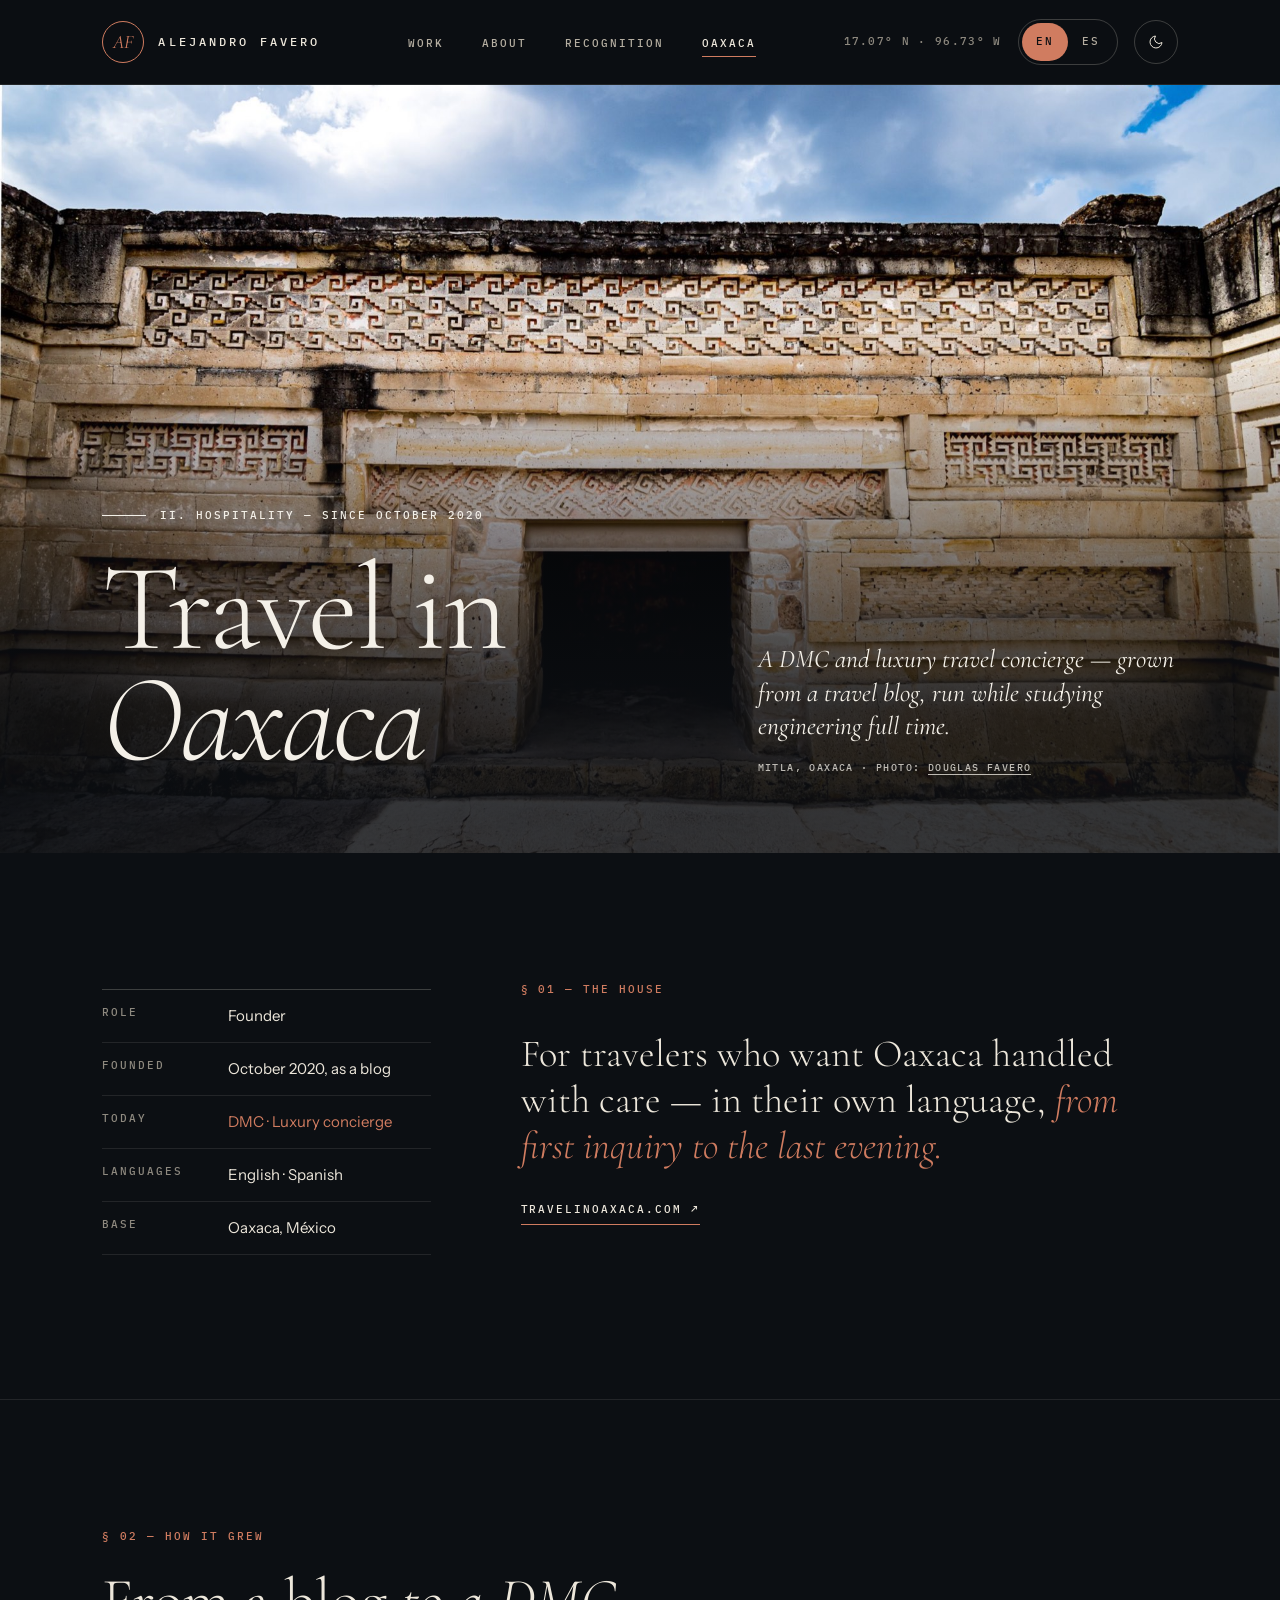
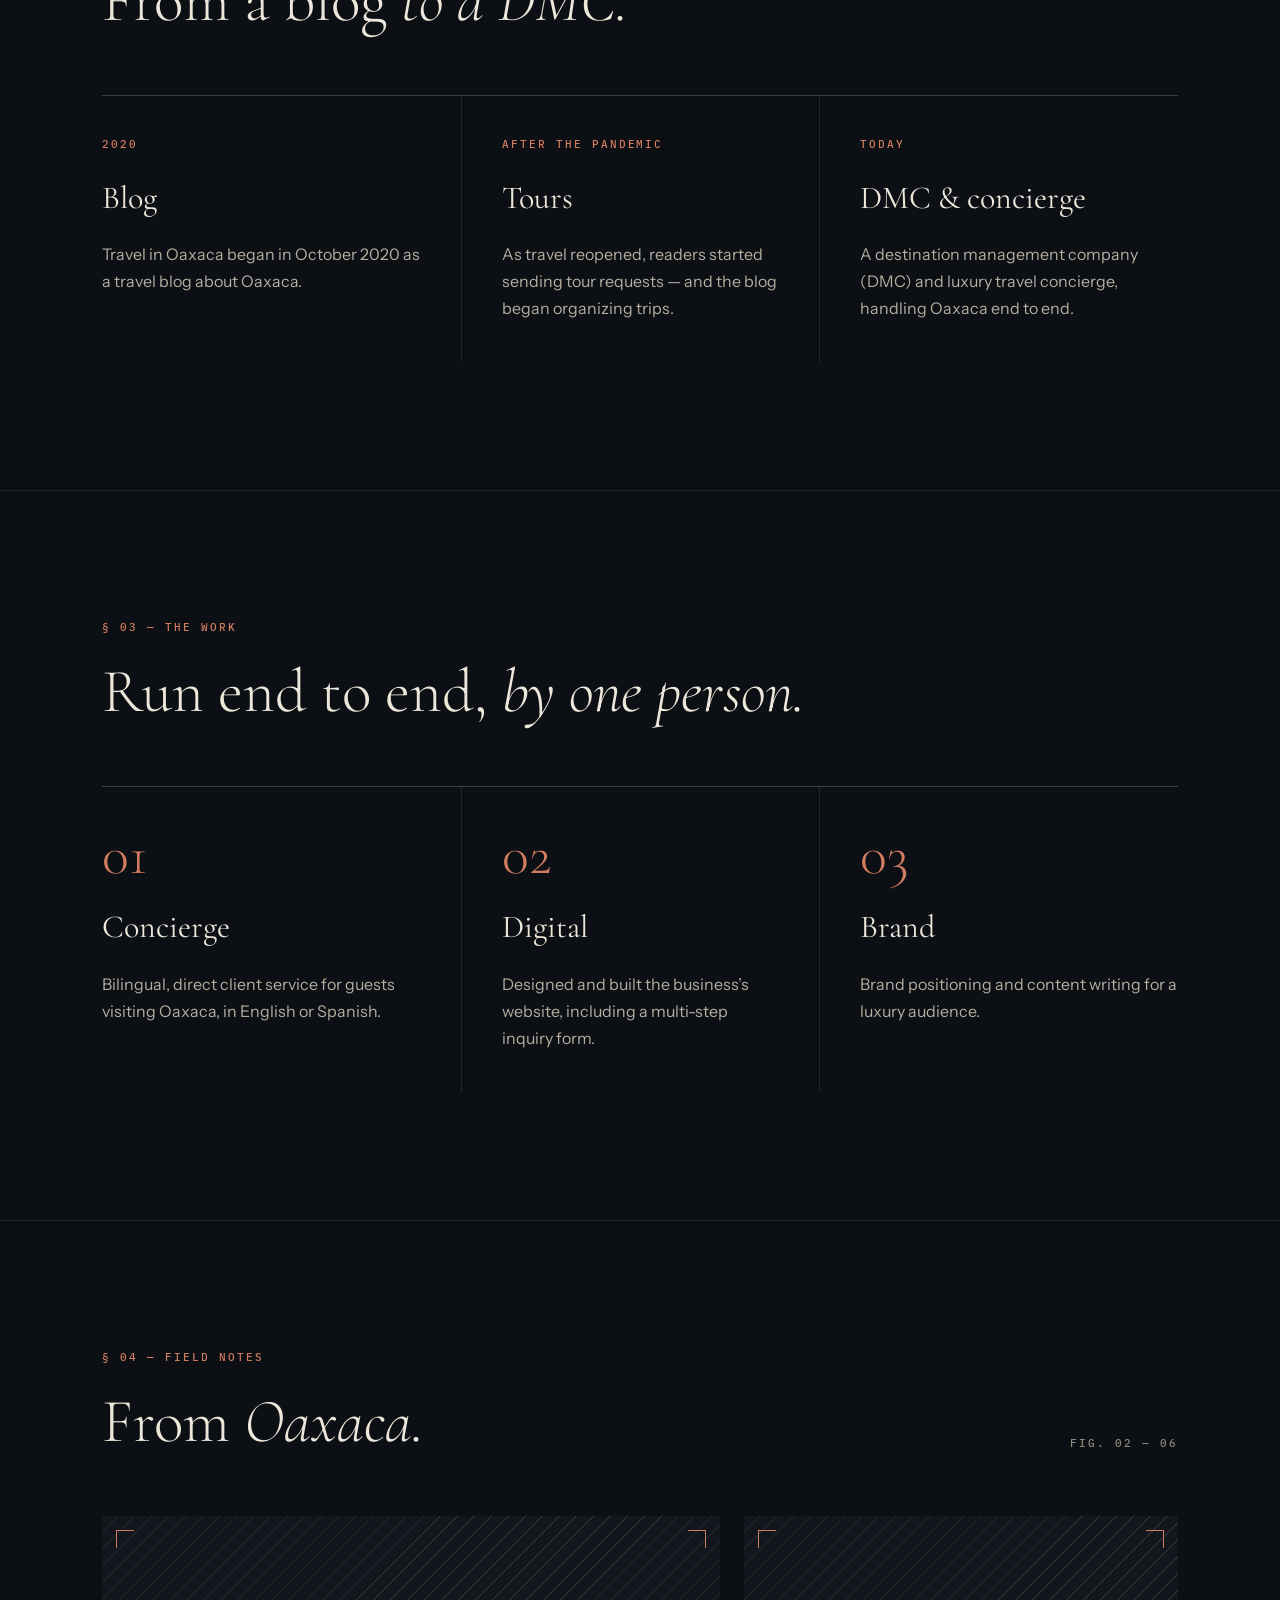
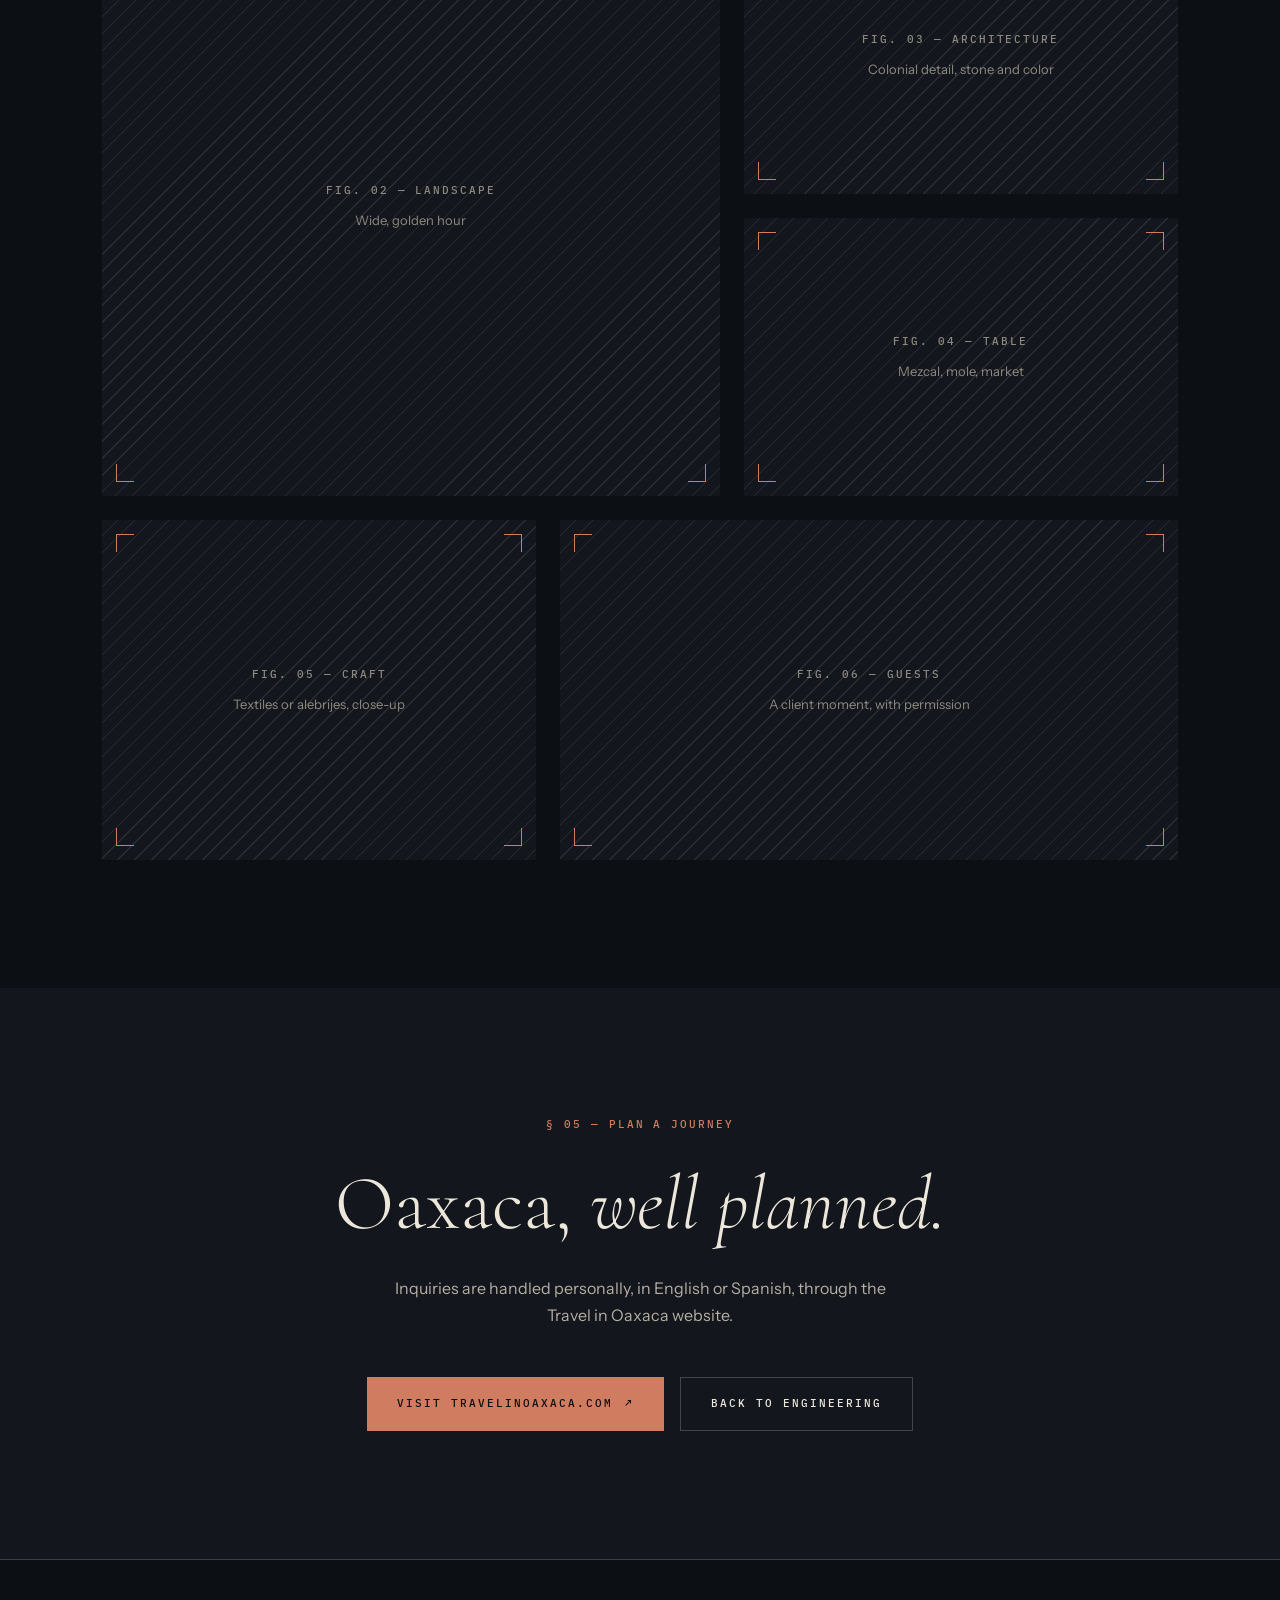
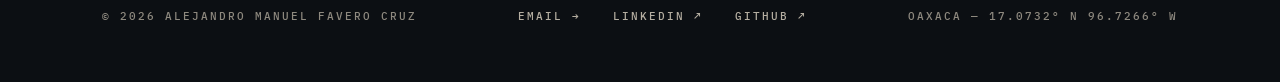
<file: travel.html>
<!doctype html>
<html lang="en" data-theme="dark">
<head>
<meta charset="utf-8">
<meta name="viewport" content="width=device-width, initial-scale=1">
<title>Travel in Oaxaca — Alejandro Favero</title>
<meta name="description" content="Travel in Oaxaca — a travel blog started in 2020 that grew into a DMC and luxury travel concierge, run by Alejandro Favero.">
<link rel="canonical" href="https://alejandrofavero.github.io/travel.html">
<link rel="alternate" hreflang="en" href="https://alejandrofavero.github.io/travel.html">
<link rel="alternate" hreflang="es" href="https://alejandrofavero.github.io/es/travel.html">
<link rel="alternate" hreflang="x-default" href="https://alejandrofavero.github.io/travel.html">
<meta name="theme-color" content="#0C0F13">
<script>try{var s=localStorage.getItem("theme");if(s==="light"||s==="dark")document.documentElement.setAttribute("data-theme",s)}catch(e){}</script>
<link rel="icon" type="image/svg+xml" href="assets/favicon.svg">
<link rel="preconnect" href="https://fonts.googleapis.com">
<link rel="preconnect" href="https://fonts.gstatic.com" crossorigin>
<link href="https://fonts.googleapis.com/css2?family=Cormorant+Garamond:ital,wght@0,300;0,400;0,500;1,300;1,400&amp;family=Instrument+Sans:wght@400;500;600&amp;family=IBM+Plex+Mono:wght@400;500&amp;display=swap" rel="stylesheet">
<link rel="stylesheet" href="assets/css/style.css">
</head>
<body class="sheet-oaxaca">
<a class="skip-link lbl" href="#main">Skip to content</a>
<header class="site-header">
<div class="wrap header-bar">
<a class="brand" href="index.html">
<span class="monogram" aria-hidden="true">AF</span>
<span class="brand-name lbl">Alejandro Favero</span>
</a>
<nav class="site-nav" id="primary-nav" aria-label="Primary">
<ul>
<li><a class="lbl" href="projects.html">Work</a></li>
<li><a class="lbl" href="about.html">About</a></li>
<li><a class="lbl" href="certificates.html">Recognition</a></li>
<li><a class="lbl" href="travel.html" aria-current="page">Oaxaca</a></li>
</ul>
</nav>
<div class="header-tools">
<span class="coords lbl">17.07° N · 96.73° W</span>
<div class="lang-switch" role="group" aria-label="Language / Idioma">
<a href="travel.html" hreflang="en" lang="en" aria-label="English" aria-current="true">EN</a>
<a href="es/travel.html" hreflang="es" lang="es" aria-label="Español">ES</a>
</div>
<button class="icon-btn theme-toggle" type="button" data-theme-toggle aria-label="Switch between light and dark theme"><svg class="icon-moon" viewBox="0 0 24 24" fill="none" stroke="currentColor" stroke-width="1.5" aria-hidden="true"><path d="M21 12.8A9 9 0 1 1 11.2 3a7 7 0 0 0 9.8 9.8Z"/></svg><svg class="icon-sun" viewBox="0 0 24 24" fill="none" stroke="currentColor" stroke-width="1.5" aria-hidden="true"><circle cx="12" cy="12" r="4"/><path d="M12 2v2M12 20v2M4.9 4.9l1.4 1.4M17.7 17.7l1.4 1.4M2 12h2M20 12h2M4.9 19.1l1.4-1.4M17.7 6.3l1.4-1.4"/></svg></button>
<button class="icon-btn nav-toggle" type="button" data-nav-toggle aria-controls="primary-nav" aria-expanded="false" aria-label="Menu"><svg viewBox="0 0 24 24" fill="none" stroke="currentColor" stroke-width="1.3" aria-hidden="true"><path d="M3 8h18M3 16h18"/></svg></button>
</div>
</div>
</header>
<main id="main">
<section class="oax-hero">
<figure class="photo ">
<img src="assets/img/travel/oaxaca-landscape.jpg" alt="Stone fretwork of the Palace of Mitla, Oaxaca" loading="lazy" style="object-position: 50% 45%;">
</figure>
<div class="oax-hero-copy">
<div class="wrap">
<div>
<span class="eyebrow lbl">II. Hospitality — since October 2020</span>
<h1 class="page-title" style="font-size: clamp(64px, 9.7vw, 140px);">Travel in<br><em>Oaxaca</em></h1>
</div>
<div class="oax-hero-aside">
<p class="tagline">A DMC and luxury travel concierge — grown from a travel blog, run while studying engineering full time.</p>
<p class="lbl hero-credit">Mitla, Oaxaca · Photo: <a href="https://douglasfavero.com" target="_blank" rel="noopener">Douglas Favero</a></p>
</div>
</div>
</div>
</section>

<section class="section">
<div class="wrap intro">
<dl class="spec">
<div><dt class="lbl">Role</dt><dd>Founder</dd></div>
<div><dt class="lbl">Founded</dt><dd>October 2020, as a blog</dd></div>
<div><dt class="lbl">Today</dt><dd class="result">DMC · Luxury concierge</dd></div>
<div><dt class="lbl">Languages</dt><dd>English · Spanish</dd></div>
<div><dt class="lbl">Base</dt><dd>Oaxaca, México</dd></div>
</dl>
<div class="stack" style="gap: 32px;">
<span class="lbl accent">§ 01 — The house</span>
<p class="statement">For travelers who want Oaxaca handled with care — in their own language, <em>from first inquiry to the last evening.</em></p>
<a class="lbl text-link" href="https://travelinoaxaca.com" target="_blank" rel="noopener">travelinoaxaca.com ↗</a>
</div>
</div>
</section>

<section class="section">
<div class="wrap">
<div class="section-head">
<div>
<span class="lbl accent">§ 02 — How it grew</span>
<h2 class="section-title">From a blog <em>to a DMC.</em></h2>
</div>

</div>
<ol class="services">
<li class="service"><span class="lbl accent">2020</span><h3>Blog</h3><p class="body">Travel in Oaxaca began in October 2020 as a travel blog about Oaxaca.</p></li>
<li class="service"><span class="lbl accent">After the pandemic</span><h3>Tours</h3><p class="body">As travel reopened, readers started sending tour requests — and the blog began organizing trips.</p></li>
<li class="service"><span class="lbl accent">Today</span><h3>DMC &amp; concierge</h3><p class="body">A destination management company (DMC) and luxury travel concierge, handling Oaxaca end to end.</p></li>
</ol>
</div>
</section>

<section class="section">
<div class="wrap">
<div class="section-head">
<div>
<span class="lbl accent">§ 03 — The work</span>
<h2 class="section-title">Run end to end, <em>by one person.</em></h2>
</div>

</div>
<div class="services">
<div class="service"><span class="num">01</span><h3>Concierge</h3><p class="body">Bilingual, direct client service for guests visiting Oaxaca, in English or Spanish.</p></div>
<div class="service"><span class="num">02</span><h3>Digital</h3><p class="body">Designed and built the business’s website, including a multi-step inquiry form.</p></div>
<div class="service"><span class="num">03</span><h3>Brand</h3><p class="body">Brand positioning and content writing for a luxury audience.</p></div>
</div>
</div>
</section>

<section class="section">
<div class="wrap">
<div class="section-head">
<div>
<span class="lbl accent">§ 04 — Field notes</span>
<h2 class="section-title">From <em>Oaxaca.</em></h2>
</div>
<span class="lbl faint">Fig. 02 — 06</span>
</div>
<div class="gallery">
<figure class="photo g-7">
<!-- photo: add assets/img/travel/field-landscape.jpg and rebuild -->
<div class="ph" role="img" aria-label="Fig. 02 — Landscape" style="--h: 580px;"><span class="lbl">Fig. 02 — Landscape</span><span class="note">Wide, golden hour</span></div>
</figure>
<div class="g-col">
<figure class="photo ">
<!-- photo: add assets/img/travel/field-architecture.jpg and rebuild -->
<div class="ph" role="img" aria-label="Fig. 03 — Architecture" style="--h: 278px;"><span class="lbl">Fig. 03 — Architecture</span><span class="note">Colonial detail, stone and color</span></div>
</figure>
<figure class="photo ">
<!-- photo: add assets/img/travel/field-table.jpg and rebuild -->
<div class="ph" role="img" aria-label="Fig. 04 — Table" style="--h: 278px;"><span class="lbl">Fig. 04 — Table</span><span class="note">Mezcal, mole, market</span></div>
</figure>
</div>
<figure class="photo g-5">
<!-- photo: add assets/img/travel/field-craft.jpg and rebuild -->
<div class="ph" role="img" aria-label="Fig. 05 — Craft" style="--h: 340px;"><span class="lbl">Fig. 05 — Craft</span><span class="note">Textiles or alebrijes, close-up</span></div>
</figure>
<figure class="photo g-7">
<!-- photo: add assets/img/travel/field-guests.jpg and rebuild -->
<div class="ph" role="img" aria-label="Fig. 06 — Guests" style="--h: 340px;"><span class="lbl">Fig. 06 — Guests</span><span class="note">A client moment, with permission</span></div>
</figure>
</div>
</div>
</section>

<section class="section raised">
<div class="wrap cta">
<span class="lbl accent">§ 05 — Plan a journey</span>
<h2 class="section-title">Oaxaca, <em>well planned.</em></h2>
<p class="body">Inquiries are handled personally, in English or Spanish, through the Travel in Oaxaca website.</p>
<div class="btn-row">
<a class="btn btn-primary" href="https://travelinoaxaca.com" target="_blank" rel="noopener">Visit travelinoaxaca.com <span aria-hidden="true">↗</span></a>
<a class="btn btn-secondary" href="index.html">Back to engineering</a>
</div>
</div>
</section>
</main>
<footer class="site-footer">
<div class="wrap footer-slim">
<span class="lbl">© 2026 Alejandro Manuel Favero Cruz</span>
<nav aria-label="Elsewhere">
<a class="lbl" href="mailto:alex@travelinoaxaca.com">Email →</a>
<a class="lbl" href="https://linkedin.com/in/alejandro-manuel-favero-cruz" target="_blank" rel="noopener">LinkedIn ↗</a>
<a class="lbl" href="https://github.com/AlejandroFavero" target="_blank" rel="noopener">GitHub ↗</a>
</nav>
<span class="lbl">Oaxaca — 17.0732° N 96.7266° W</span>
</div>
</footer>
<script src="assets/js/main.js"></script>
</body>
</html>
</file>
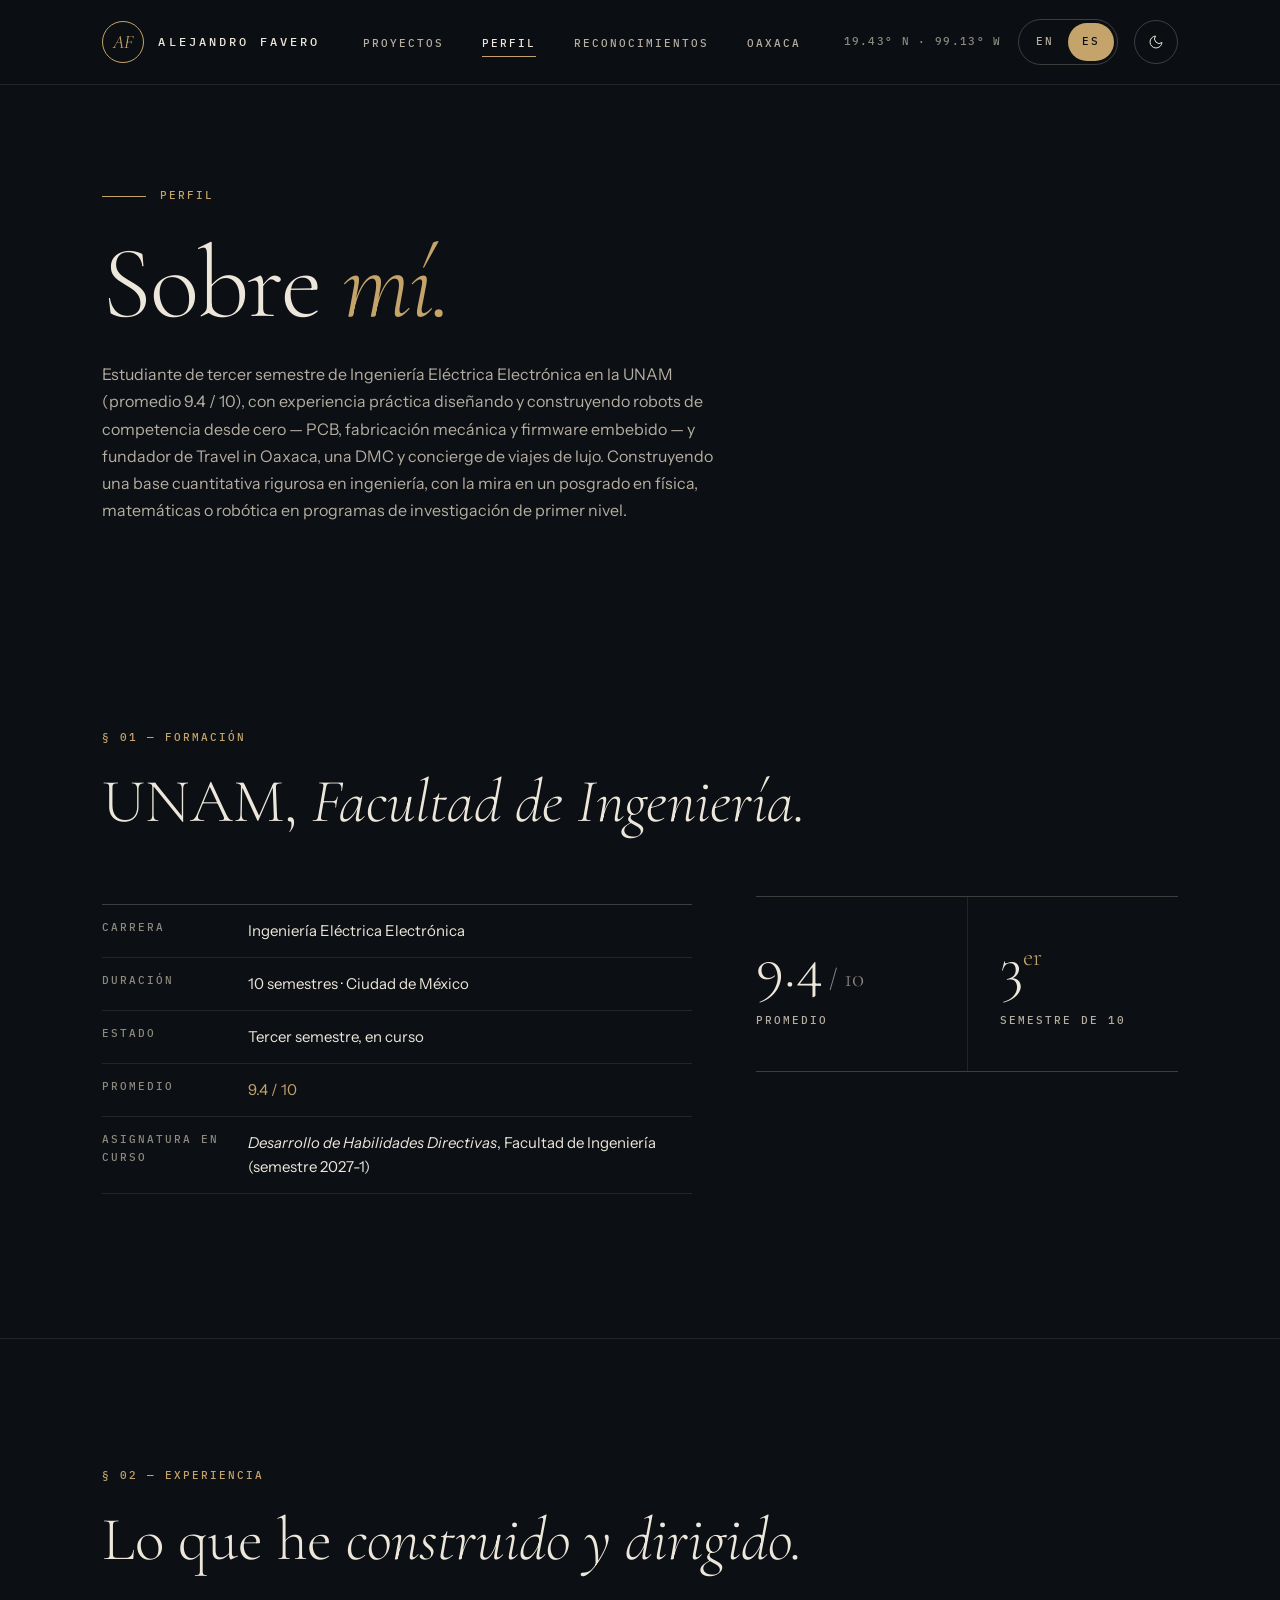
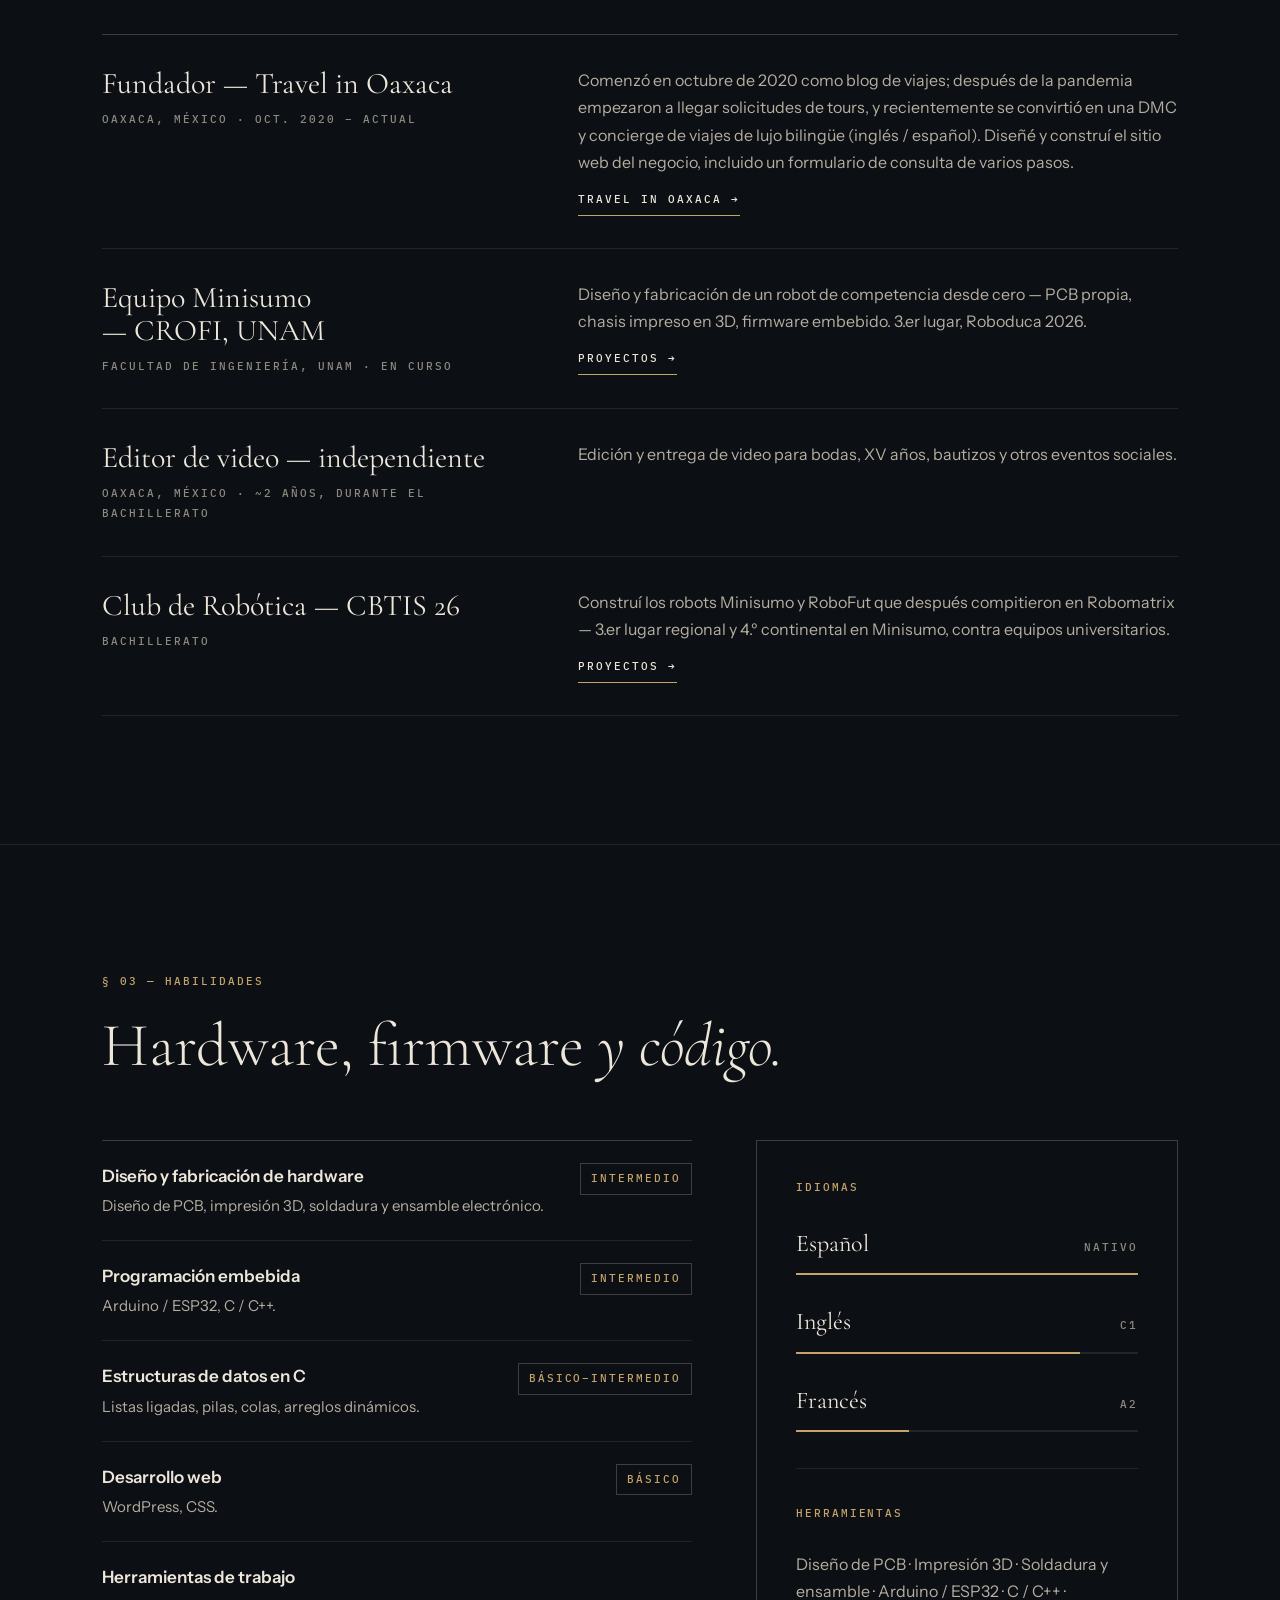
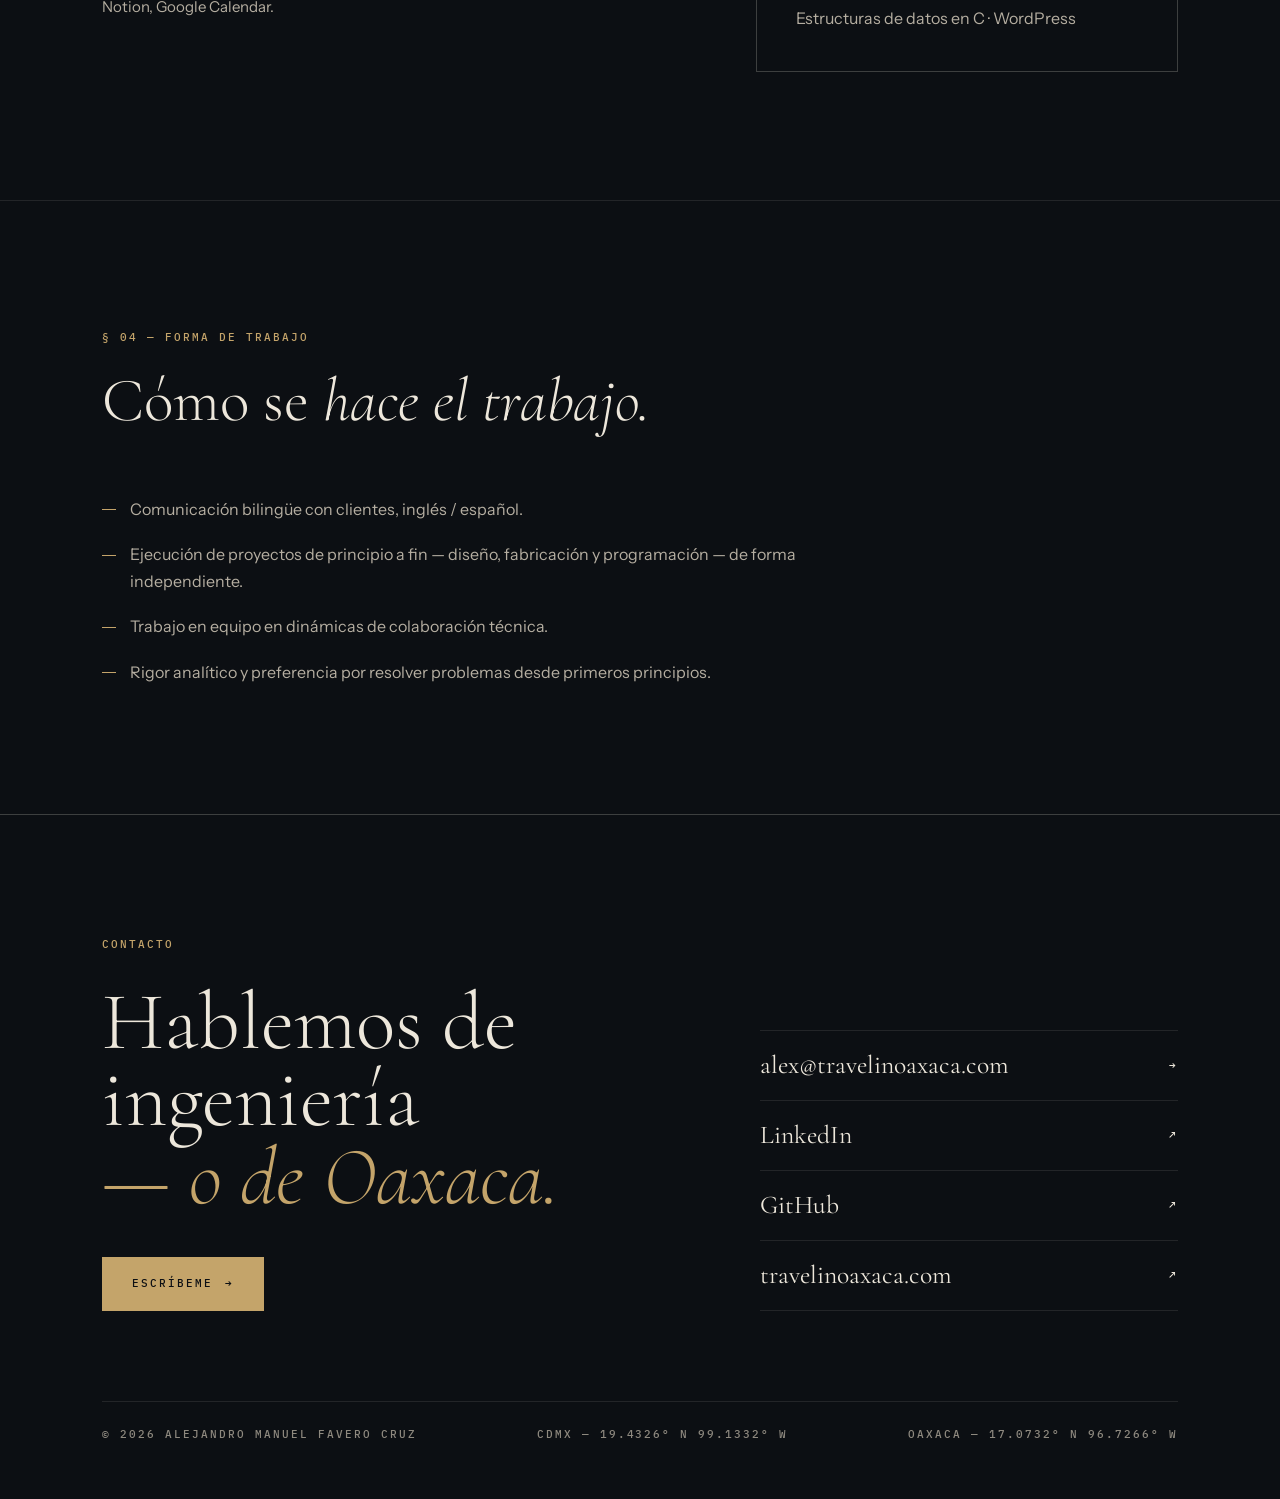
<file: es/about.html>
<!doctype html>
<html lang="es" data-theme="dark">
<head>
<meta charset="utf-8">
<meta name="viewport" content="width=device-width, initial-scale=1">
<title>Perfil — Alejandro Favero</title>
<meta name="description" content="Formación, experiencia, idiomas y habilidades de Alejandro Favero, estudiante de Ingeniería Eléctrica Electrónica en la UNAM.">
<link rel="canonical" href="https://alejandrofavero.github.io/es/about.html">
<link rel="alternate" hreflang="en" href="https://alejandrofavero.github.io/about.html">
<link rel="alternate" hreflang="es" href="https://alejandrofavero.github.io/es/about.html">
<link rel="alternate" hreflang="x-default" href="https://alejandrofavero.github.io/about.html">
<meta name="theme-color" content="#0C0F13">
<script>try{var s=localStorage.getItem("theme");if(s==="light"||s==="dark")document.documentElement.setAttribute("data-theme",s)}catch(e){}</script>
<link rel="icon" type="image/svg+xml" href="../assets/favicon.svg">
<link rel="preconnect" href="https://fonts.googleapis.com">
<link rel="preconnect" href="https://fonts.gstatic.com" crossorigin>
<link href="https://fonts.googleapis.com/css2?family=Cormorant+Garamond:ital,wght@0,300;0,400;0,500;1,300;1,400&amp;family=Instrument+Sans:wght@400;500;600&amp;family=IBM+Plex+Mono:wght@400;500&amp;display=swap" rel="stylesheet">
<link rel="stylesheet" href="../assets/css/style.css">
</head>
<body>
<a class="skip-link lbl" href="#main">Saltar al contenido</a>
<header class="site-header">
<div class="wrap header-bar">
<a class="brand" href="index.html">
<span class="monogram" aria-hidden="true">AF</span>
<span class="brand-name lbl">Alejandro Favero</span>
</a>
<nav class="site-nav" id="primary-nav" aria-label="Principal">
<ul>
<li><a class="lbl" href="projects.html">Proyectos</a></li>
<li><a class="lbl" href="about.html" aria-current="page">Perfil</a></li>
<li><a class="lbl" href="certificates.html">Reconocimientos</a></li>
<li><a class="lbl" href="travel.html">Oaxaca</a></li>
</ul>
</nav>
<div class="header-tools">
<span class="coords lbl">19.43° N · 99.13° W</span>
<div class="lang-switch" role="group" aria-label="Language / Idioma">
<a href="../about.html" hreflang="en" lang="en" aria-label="English">EN</a>
<a href="about.html" hreflang="es" lang="es" aria-label="Español" aria-current="true">ES</a>
</div>
<button class="icon-btn theme-toggle" type="button" data-theme-toggle aria-label="Cambiar entre tema claro y oscuro"><svg class="icon-moon" viewBox="0 0 24 24" fill="none" stroke="currentColor" stroke-width="1.5" aria-hidden="true"><path d="M21 12.8A9 9 0 1 1 11.2 3a7 7 0 0 0 9.8 9.8Z"/></svg><svg class="icon-sun" viewBox="0 0 24 24" fill="none" stroke="currentColor" stroke-width="1.5" aria-hidden="true"><circle cx="12" cy="12" r="4"/><path d="M12 2v2M12 20v2M4.9 4.9l1.4 1.4M17.7 17.7l1.4 1.4M2 12h2M20 12h2M4.9 19.1l1.4-1.4M17.7 6.3l1.4-1.4"/></svg></button>
<button class="icon-btn nav-toggle" type="button" data-nav-toggle aria-controls="primary-nav" aria-expanded="false" aria-label="Menú"><svg viewBox="0 0 24 24" fill="none" stroke="currentColor" stroke-width="1.3" aria-hidden="true"><path d="M3 8h18M3 16h18"/></svg></button>
</div>
</div>
</header>
<main id="main">
<div class="wrap">
<section class="page-hero">
<span class="eyebrow lbl">Perfil</span>
<h1 class="page-title">Sobre <em>mí.</em></h1>
<p class="lede">Estudiante de tercer semestre de Ingeniería Eléctrica Electrónica en la UNAM (promedio 9.4 / 10), con experiencia práctica diseñando y construyendo robots de competencia desde cero — PCB, fabricación mecánica y firmware embebido — y fundador de Travel in Oaxaca, una DMC y concierge de viajes de lujo. Construyendo una base cuantitativa rigurosa en ingeniería, con la mira en un posgrado en física, matemáticas o robótica en programas de investigación de primer nivel.</p>
</section>
</div>

<section class="section">
<div class="wrap">
<div class="section-head">
<div>
<span class="lbl accent">§ 01 — Formación</span>
<h2 class="section-title">UNAM, <em>Facultad de Ingeniería.</em></h2>
</div>

</div>
<div class="split">
<dl class="spec">
<div><dt class="lbl">Carrera</dt><dd>Ingeniería Eléctrica Electrónica</dd></div>
<div><dt class="lbl">Duración</dt><dd>10 semestres · Ciudad de México</dd></div>
<div><dt class="lbl">Estado</dt><dd>Tercer semestre, en curso</dd></div>
<div><dt class="lbl">Promedio</dt><dd class="result">9.4 / 10</dd></div>
<div><dt class="lbl">Asignatura en curso</dt><dd><em>Desarrollo de Habilidades Directivas</em>, Facultad de Ingeniería (semestre 2027-1)</dd></div>
</dl>
<div class="stats" style="grid-template-columns: repeat(2, minmax(0, 1fr));">
<div class="stat"><span class="n">9.4<small> / 10</small></span><span class="lbl">Promedio</span></div>
<div class="stat"><span class="n">3<sup>er</sup></span><span class="lbl">Semestre de 10</span></div>
</div>
</div>
</div>
</section>

<section class="section">
<div class="wrap">
<div class="section-head">
<div>
<span class="lbl accent">§ 02 — Experiencia</span>
<h2 class="section-title">Lo que he <em>construido y dirigido.</em></h2>
</div>

</div>
<div class="entries">
<article class="entry">
<div><h3>Fundador — Travel in Oaxaca</h3><p class="lbl meta">Oaxaca, México · Oct. 2020 – actual</p></div>
<div class="body"><p>Comenzó en octubre de 2020 como blog de viajes; después de la pandemia empezaron a llegar solicitudes de tours, y recientemente se convirtió en una DMC y concierge de viajes de lujo bilingüe (inglés / español). Diseñé y construí el sitio web del negocio, incluido un formulario de consulta de varios pasos.</p><a class="lbl text-link" href="travel.html">Travel in Oaxaca →</a></div>
</article>
<article class="entry">
<div><h3>Equipo Minisumo — CROFI, UNAM</h3><p class="lbl meta">Facultad de Ingeniería, UNAM · En curso</p></div>
<div class="body"><p>Diseño y fabricación de un robot de competencia desde cero — PCB propia, chasis impreso en 3D, firmware embebido. 3.er lugar, Roboduca 2026.</p><a class="lbl text-link" href="projects.html">Proyectos →</a></div>
</article>
<article class="entry">
<div><h3>Editor de video — independiente</h3><p class="lbl meta">Oaxaca, México · ~2 años, durante el bachillerato</p></div>
<div class="body"><p>Edición y entrega de video para bodas, XV años, bautizos y otros eventos sociales.</p></div>
</article>
<article class="entry">
<div><h3>Club de Robótica — CBTIS 26</h3><p class="lbl meta">Bachillerato</p></div>
<div class="body"><p>Construí los robots Minisumo y RoboFut que después compitieron en Robomatrix — 3.er lugar regional y 4.º continental en Minisumo, contra equipos universitarios.</p><a class="lbl text-link" href="projects.html">Proyectos →</a></div>
</article>
</div>
</div>
</section>

<section class="section">
<div class="wrap">
<div class="section-head">
<div>
<span class="lbl accent">§ 03 — Habilidades</span>
<h2 class="section-title">Hardware, firmware <em>y código.</em></h2>
</div>

</div>
<div class="split">
<div class="stack">
<div class="skill"><div><h3>Diseño y fabricación de hardware</h3><p>Diseño de PCB, impresión 3D, soldadura y ensamble electrónico.</p></div><span class="tag lbl">Intermedio</span></div>
<div class="skill"><div><h3>Programación embebida</h3><p>Arduino / ESP32, C / C++.</p></div><span class="tag lbl">Intermedio</span></div>
<div class="skill"><div><h3>Estructuras de datos en C</h3><p>Listas ligadas, pilas, colas, arreglos dinámicos.</p></div><span class="tag lbl">Básico–Intermedio</span></div>
<div class="skill"><div><h3>Desarrollo web</h3><p>WordPress, CSS.</p></div><span class="tag lbl">Básico</span></div>
<div class="skill"><div><h3>Herramientas de trabajo</h3><p>Notion, Google Calendar.</p></div></div>
</div>
<aside class="panel">
<span class="lbl accent">Idiomas</span>
<div class="gauge"><div class="row"><span class="name">Español</span><span class="lbl faint">Nativo</span></div><div class="bar"><span style="width: 100%;"></span></div></div>
<div class="gauge"><div class="row"><span class="name">Inglés</span><span class="lbl faint">C1</span></div><div class="bar"><span style="width: 83%;"></span></div></div>
<div class="gauge"><div class="row"><span class="name">Francés</span><span class="lbl faint">A2</span></div><div class="bar"><span style="width: 33%;"></span></div></div>
<hr>
<span class="lbl accent">Herramientas</span>
<p class="body">Diseño de PCB · Impresión 3D · Soldadura y ensamble · Arduino / ESP32 · C / C++ · Estructuras de datos en C · WordPress</p>
</aside>
</div>
</div>
</section>

<section class="section">
<div class="wrap">
<div class="section-head">
<div>
<span class="lbl accent">§ 04 — Forma de trabajo</span>
<h2 class="section-title">Cómo se <em>hace el trabajo.</em></h2>
</div>

</div>
<ul class="marks" style="max-width: 44em;">
<li>Comunicación bilingüe con clientes, inglés / español.</li>
<li>Ejecución de proyectos de principio a fin — diseño, fabricación y programación — de forma independiente.</li>
<li>Trabajo en equipo en dinámicas de colaboración técnica.</li>
<li>Rigor analítico y preferencia por resolver problemas desde primeros principios.</li>
</ul>
</div>
</section>
</main>
<footer class="site-footer">
<div class="wrap">
<div class="footer-grand">
<div>
<span class="lbl accent">Contacto</span>
<h2>Hablemos de ingeniería<br><em>— o de Oaxaca.</em></h2>
<div class="btn-row" style="margin-top: 40px;">
<a class="btn btn-primary" href="mailto:alex@travelinoaxaca.com">Escríbeme <span aria-hidden="true">→</span></a>
</div>
</div>
<div class="footer-links">
<a href="mailto:alex@travelinoaxaca.com">alex@travelinoaxaca.com <span class="lbl" aria-hidden="true">→</span></a>
<a href="https://linkedin.com/in/alejandro-manuel-favero-cruz" target="_blank" rel="noopener">LinkedIn <span class="lbl" aria-hidden="true">↗</span></a>
<a href="https://github.com/AlejandroFavero" target="_blank" rel="noopener">GitHub <span class="lbl" aria-hidden="true">↗</span></a>
<a href="https://travelinoaxaca.com" target="_blank" rel="noopener">travelinoaxaca.com <span class="lbl" aria-hidden="true">↗</span></a>
</div>
</div>
<div class="footer-bottom">
<span class="lbl">© 2026 Alejandro Manuel Favero Cruz</span>
<span class="lbl">CDMX — 19.4326° N 99.1332° W</span>
<span class="lbl">Oaxaca — 17.0732° N 96.7266° W</span>
</div>
</div>
</footer>
<script src="../assets/js/main.js"></script>
</body>
</html>
</file>
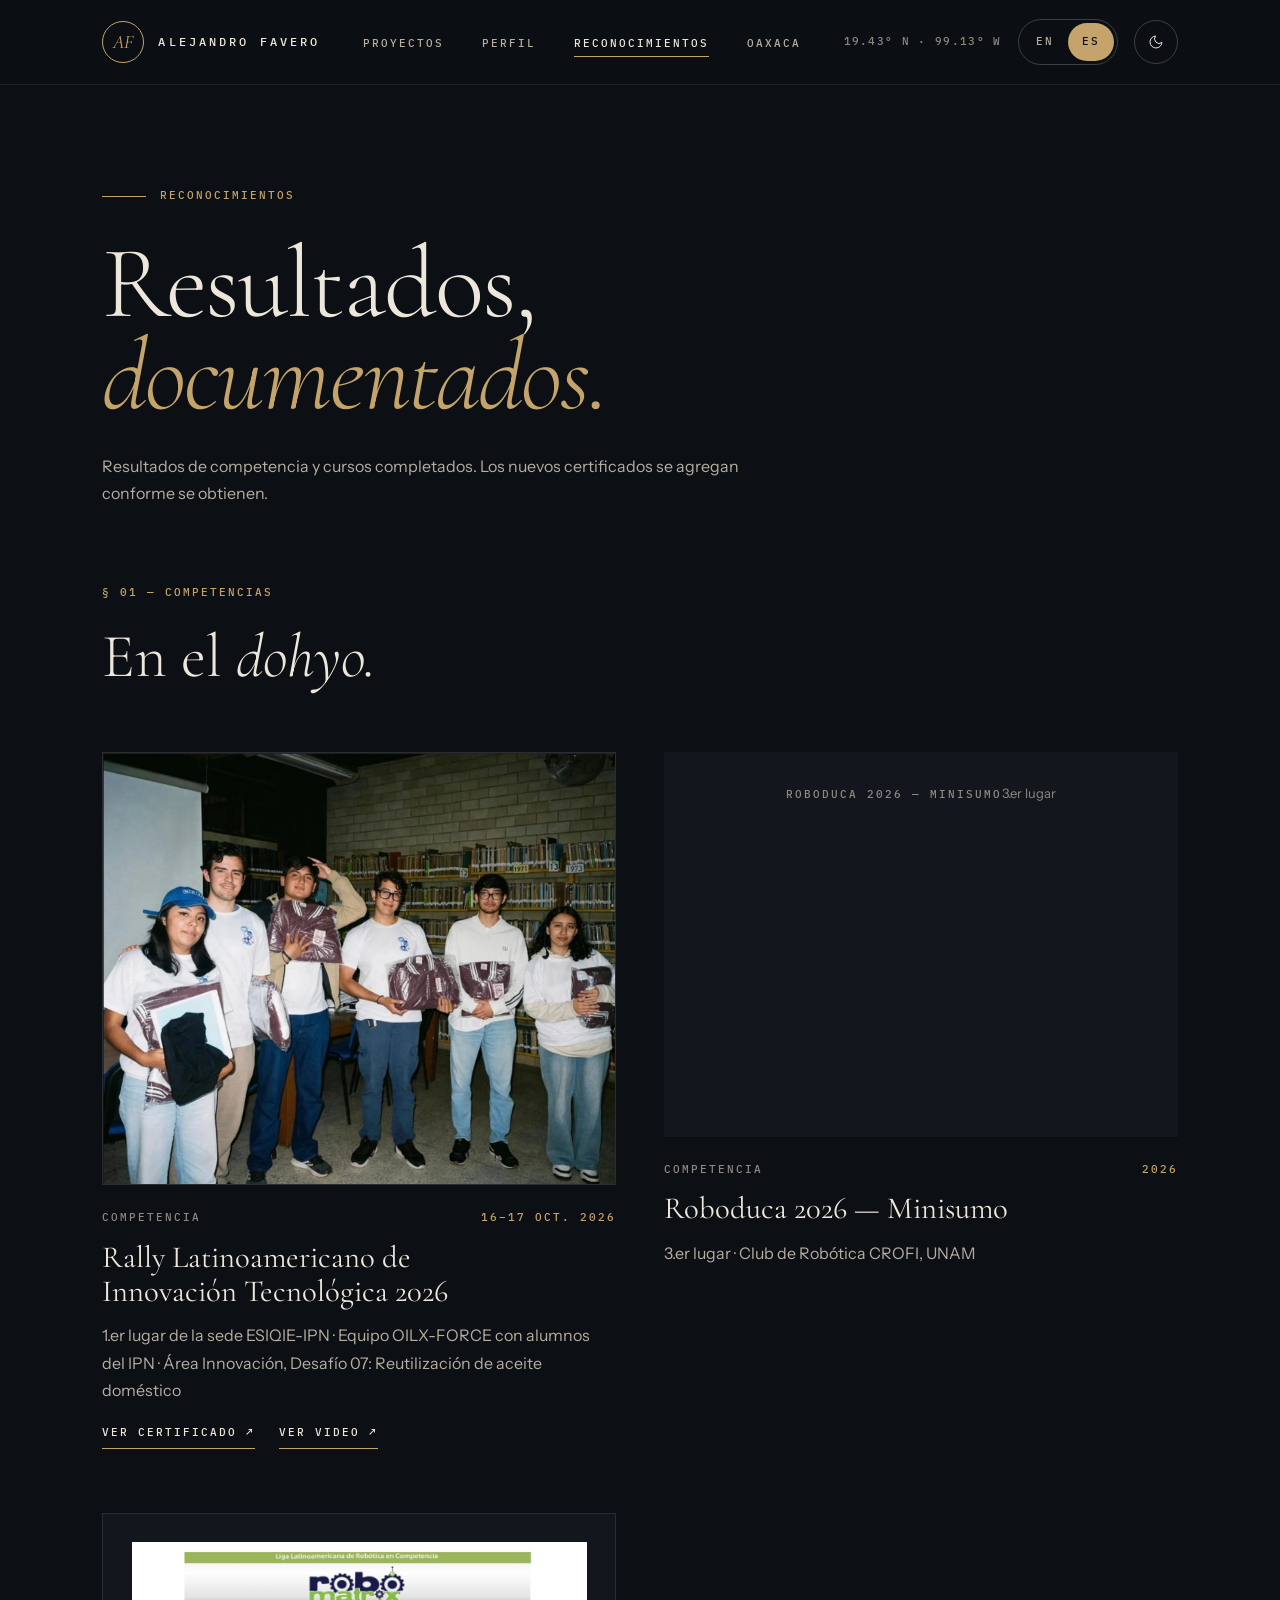
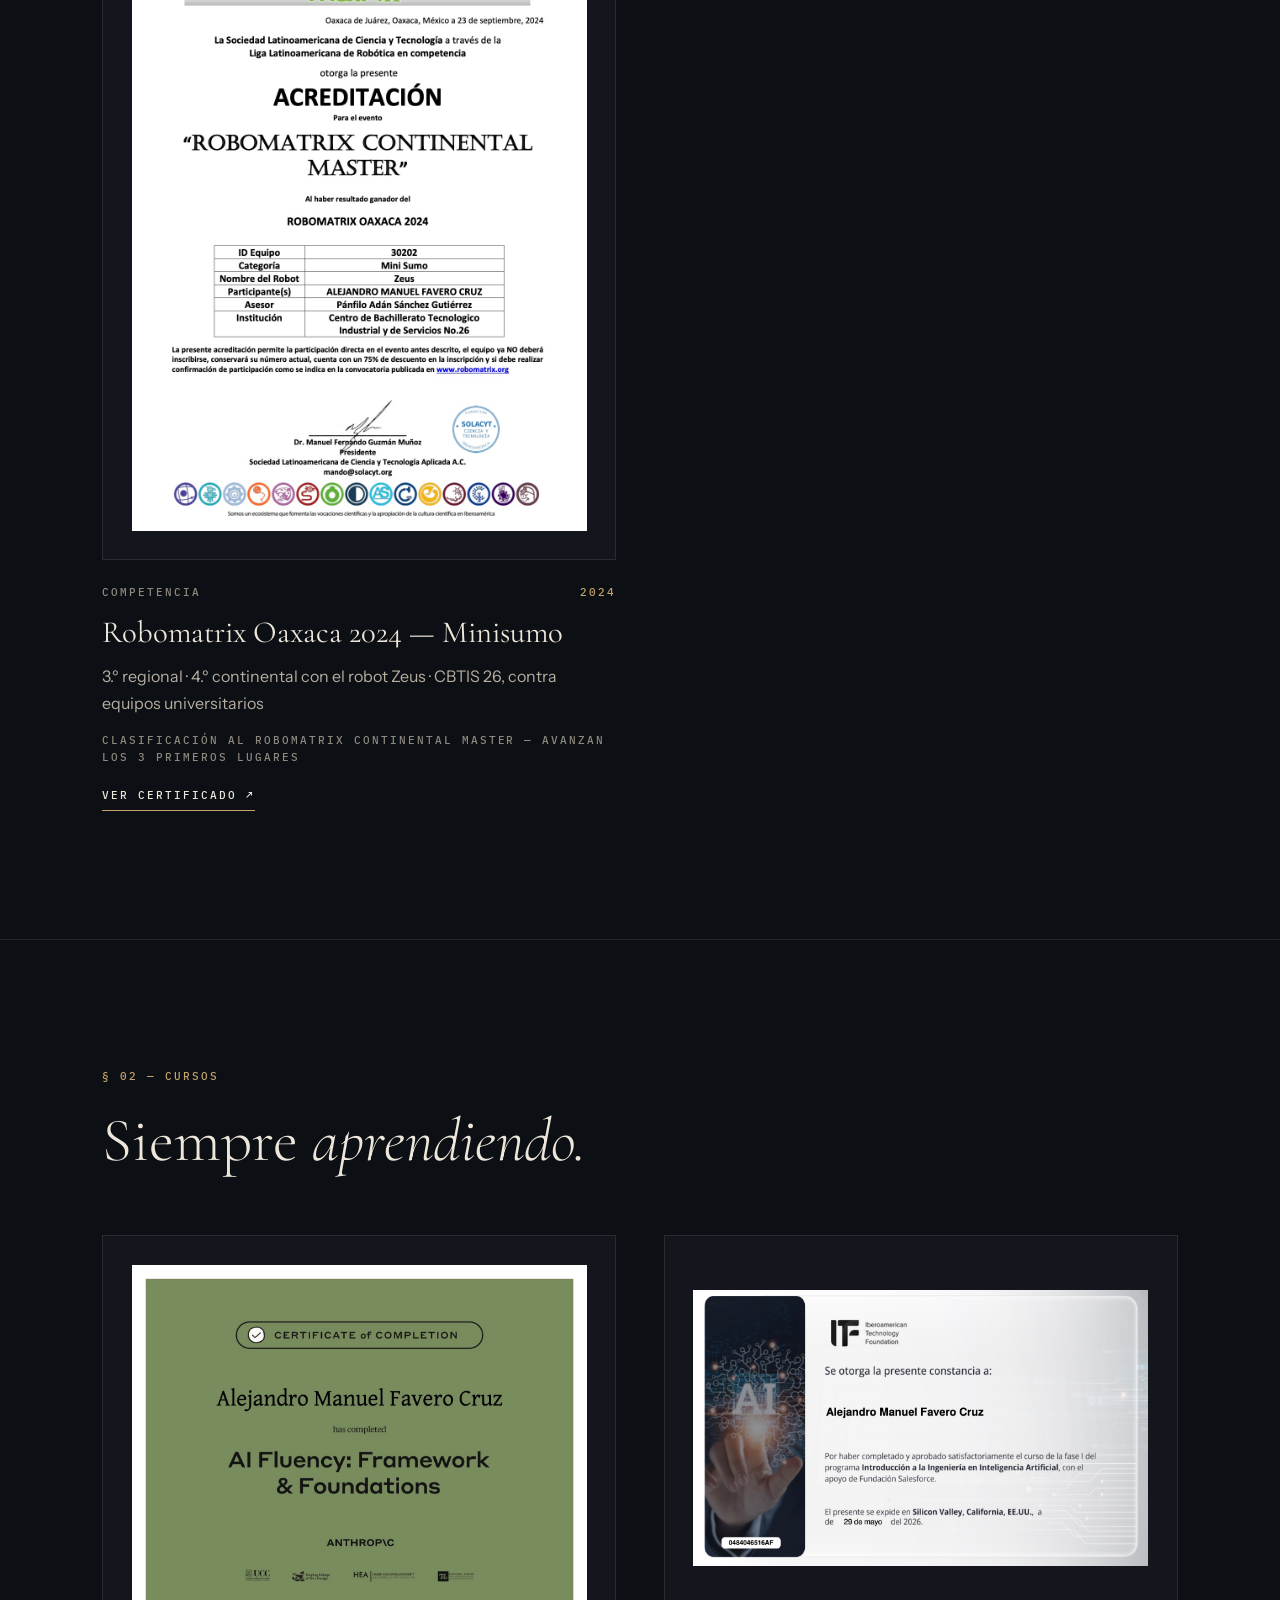
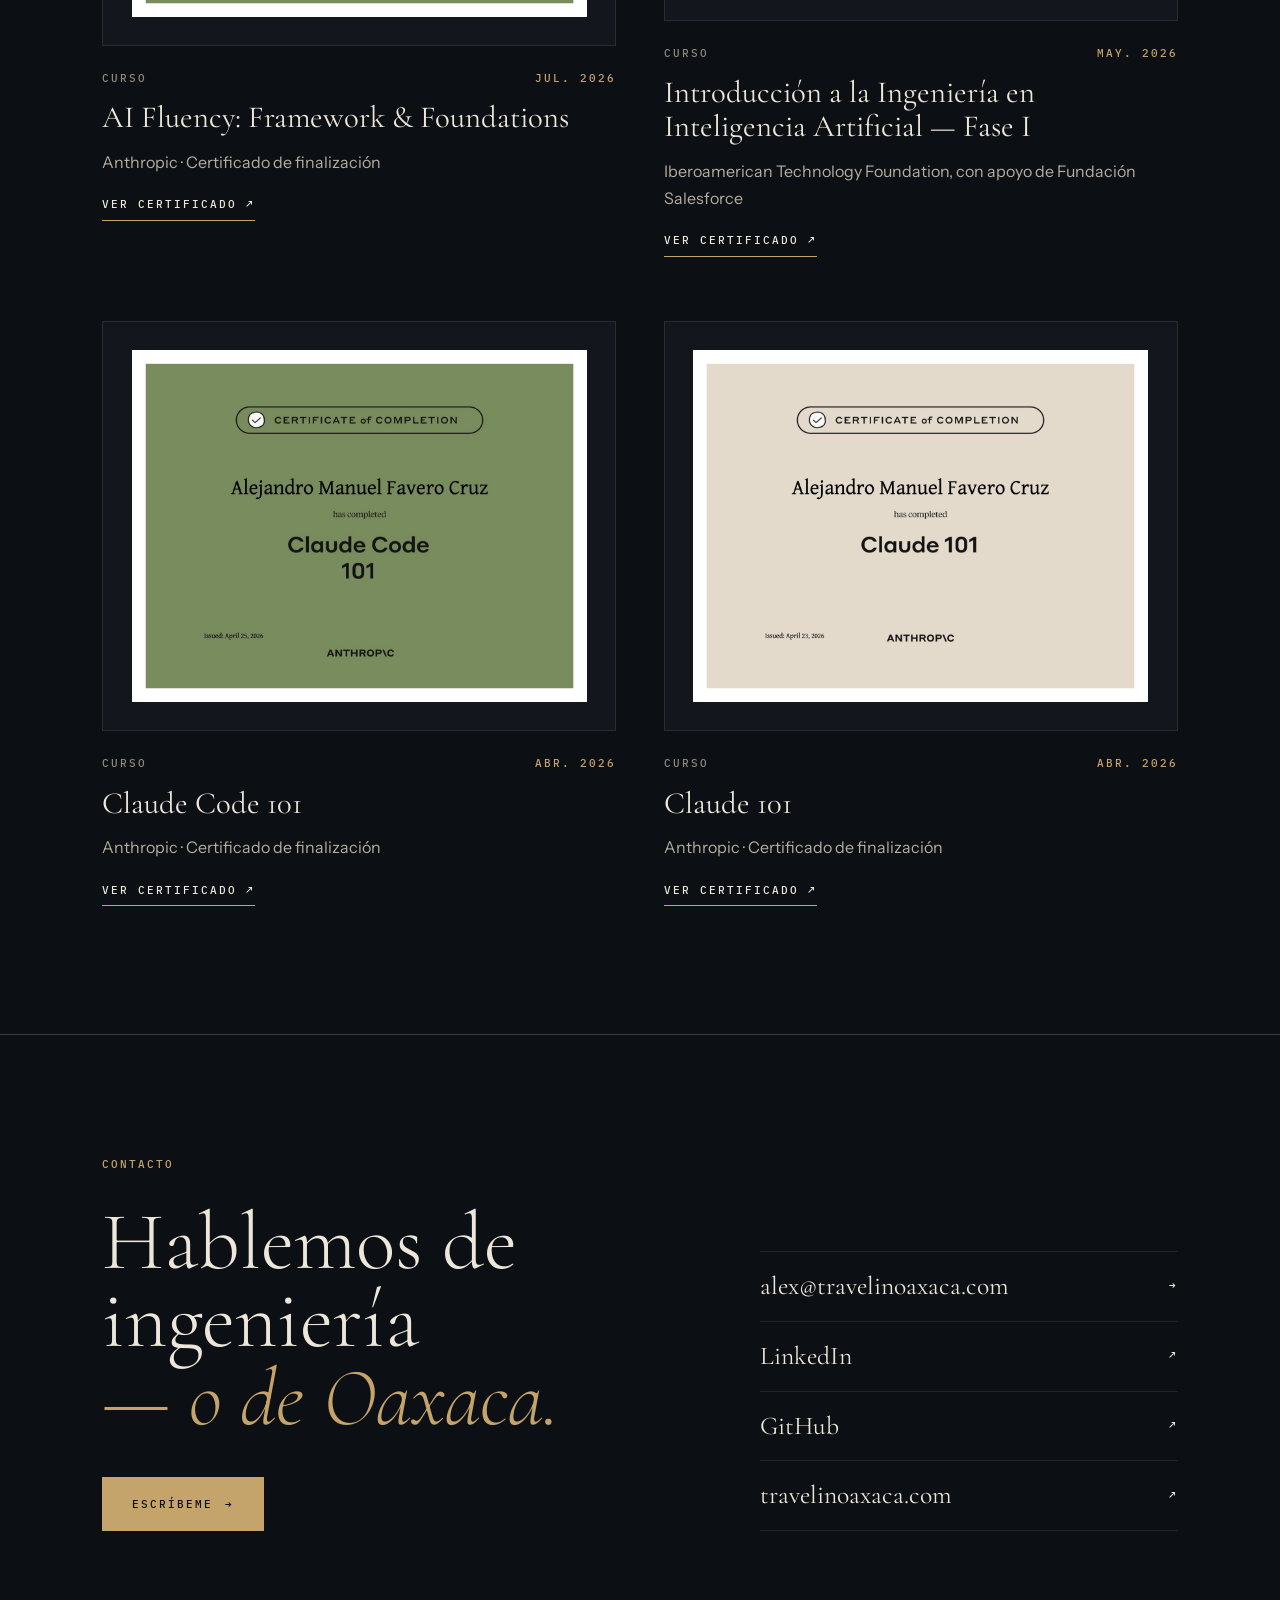
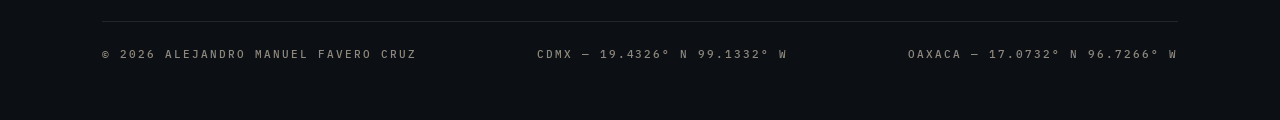
<file: es/certificates.html>
<!doctype html>
<html lang="es" data-theme="dark">
<head>
<meta charset="utf-8">
<meta name="viewport" content="width=device-width, initial-scale=1">
<title>Reconocimientos — Alejandro Favero</title>
<meta name="description" content="Resultados de competencia y certificados de cursos.">
<link rel="canonical" href="https://alejandrofavero.github.io/es/certificates.html">
<link rel="alternate" hreflang="en" href="https://alejandrofavero.github.io/certificates.html">
<link rel="alternate" hreflang="es" href="https://alejandrofavero.github.io/es/certificates.html">
<link rel="alternate" hreflang="x-default" href="https://alejandrofavero.github.io/certificates.html">
<meta name="theme-color" content="#0C0F13">
<script>try{var s=localStorage.getItem("theme");if(s==="light"||s==="dark")document.documentElement.setAttribute("data-theme",s)}catch(e){}</script>
<link rel="icon" type="image/svg+xml" href="../assets/favicon.svg">
<link rel="preconnect" href="https://fonts.googleapis.com">
<link rel="preconnect" href="https://fonts.gstatic.com" crossorigin>
<link href="https://fonts.googleapis.com/css2?family=Cormorant+Garamond:ital,wght@0,300;0,400;0,500;1,300;1,400&amp;family=Instrument+Sans:wght@400;500;600&amp;family=IBM+Plex+Mono:wght@400;500&amp;display=swap" rel="stylesheet">
<link rel="stylesheet" href="../assets/css/style.css">
</head>
<body>
<a class="skip-link lbl" href="#main">Saltar al contenido</a>
<header class="site-header">
<div class="wrap header-bar">
<a class="brand" href="index.html">
<span class="monogram" aria-hidden="true">AF</span>
<span class="brand-name lbl">Alejandro Favero</span>
</a>
<nav class="site-nav" id="primary-nav" aria-label="Principal">
<ul>
<li><a class="lbl" href="projects.html">Proyectos</a></li>
<li><a class="lbl" href="about.html">Perfil</a></li>
<li><a class="lbl" href="certificates.html" aria-current="page">Reconocimientos</a></li>
<li><a class="lbl" href="travel.html">Oaxaca</a></li>
</ul>
</nav>
<div class="header-tools">
<span class="coords lbl">19.43° N · 99.13° W</span>
<div class="lang-switch" role="group" aria-label="Language / Idioma">
<a href="../certificates.html" hreflang="en" lang="en" aria-label="English">EN</a>
<a href="certificates.html" hreflang="es" lang="es" aria-label="Español" aria-current="true">ES</a>
</div>
<button class="icon-btn theme-toggle" type="button" data-theme-toggle aria-label="Cambiar entre tema claro y oscuro"><svg class="icon-moon" viewBox="0 0 24 24" fill="none" stroke="currentColor" stroke-width="1.5" aria-hidden="true"><path d="M21 12.8A9 9 0 1 1 11.2 3a7 7 0 0 0 9.8 9.8Z"/></svg><svg class="icon-sun" viewBox="0 0 24 24" fill="none" stroke="currentColor" stroke-width="1.5" aria-hidden="true"><circle cx="12" cy="12" r="4"/><path d="M12 2v2M12 20v2M4.9 4.9l1.4 1.4M17.7 17.7l1.4 1.4M2 12h2M20 12h2M4.9 19.1l1.4-1.4M17.7 6.3l1.4-1.4"/></svg></button>
<button class="icon-btn nav-toggle" type="button" data-nav-toggle aria-controls="primary-nav" aria-expanded="false" aria-label="Menú"><svg viewBox="0 0 24 24" fill="none" stroke="currentColor" stroke-width="1.3" aria-hidden="true"><path d="M3 8h18M3 16h18"/></svg></button>
</div>
</div>
</header>
<main id="main">
<div class="wrap">
<section class="page-hero">
<span class="eyebrow lbl">Reconocimientos</span>
<h1 class="page-title">Resultados,<br><em>documentados.</em></h1>
<p class="lede">Resultados de competencia y cursos completados. Los nuevos certificados se agregan conforme se obtienen.</p>
</section>
</div>

<section class="section" style="padding-top: 0;">
<div class="wrap">
<div class="section-head">
<div>
<span class="lbl accent">§ 01 — Competencias</span>
<h2 class="section-title">En el <em>dohyo.</em></h2>
</div>

</div>
<div class="certs">
<article class="cert">
<div class="cert-thumb photo"><img src="../assets/img/certificates/rally-innovacion-2026-team.jpg" alt="Equipo OILX-FORCE con sus premios de primer lugar" loading="lazy"></div>
<div class="cert-meta"><span class="lbl faint">Competencia</span><span class="lbl accent">16–17 Oct. 2026</span></div>
<h3>Rally Latinoamericano de Innovación Tecnológica 2026</h3>
<p class="body">1.er lugar de la sede ESIQIE-IPN · Equipo OILX-FORCE con alumnos del IPN · Área Innovación, Desafío 07: Reutilización de aceite doméstico</p>

<div class="cert-links"><a class="lbl text-link" href="../assets/img/certificates/rally-innovacion-2026.pdf" target="_blank" rel="noopener">Ver certificado ↗</a><a class="lbl text-link" href="https://www.youtube.com/watch?v=5pYwn4xA_Og" target="_blank" rel="noopener">Ver video ↗</a></div>
</article>
<article class="cert">
<div class="cert-thumb ph"><span class="lbl">Roboduca 2026 — Minisumo</span><span class="note">3.er lugar</span></div>
<div class="cert-meta"><span class="lbl faint">Competencia</span><span class="lbl accent">2026</span></div>
<h3>Roboduca 2026 — Minisumo</h3>
<p class="body">3.er lugar · Club de Robótica CROFI, UNAM</p>


</article>
<article class="cert">
<a class="cert-thumb" href="../assets/img/certificates/robomatrix-2024.pdf" target="_blank" rel="noopener"><img src="../assets/img/certificates/robomatrix-2024.jpg" alt="Certificado: Robomatrix Oaxaca 2024 — Minisumo" loading="lazy"></a>
<div class="cert-meta"><span class="lbl faint">Competencia</span><span class="lbl accent">2024</span></div>
<h3>Robomatrix Oaxaca 2024 — Minisumo</h3>
<p class="body">3.º regional · 4.º continental con el robot Zeus · CBTIS 26, contra equipos universitarios</p>
<p class="lbl faint">Clasificación al Robomatrix Continental Master — avanzan los 3 primeros lugares</p>
<a class="lbl text-link" href="../assets/img/certificates/robomatrix-2024.pdf" target="_blank" rel="noopener">Ver certificado ↗</a>
</article>
</div>
</div>
</section>

<section class="section">
<div class="wrap">
<div class="section-head">
<div>
<span class="lbl accent">§ 02 — Cursos</span>
<h2 class="section-title">Siempre <em>aprendiendo.</em></h2>
</div>

</div>
<div class="certs">
<article class="cert">
<a class="cert-thumb" href="../assets/img/certificates/anthropic-ai-fluency.pdf" target="_blank" rel="noopener"><img src="../assets/img/certificates/anthropic-ai-fluency.jpg" alt="Certificado: AI Fluency: Framework &amp; Foundations" loading="lazy"></a>
<div class="cert-meta"><span class="lbl faint">Curso</span><span class="lbl accent">Jul. 2026</span></div>
<h3>AI Fluency: Framework &amp; Foundations</h3>
<p class="body">Anthropic · Certificado de finalización</p>

<a class="lbl text-link" href="../assets/img/certificates/anthropic-ai-fluency.pdf" target="_blank" rel="noopener">Ver certificado ↗</a>
</article>
<article class="cert">
<a class="cert-thumb" href="../assets/img/certificates/itf-intro-ai-engineering.pdf" target="_blank" rel="noopener"><img src="../assets/img/certificates/itf-intro-ai-engineering.jpg" alt="Certificado: Introducción a la Ingeniería en Inteligencia Artificial — Fase I" loading="lazy"></a>
<div class="cert-meta"><span class="lbl faint">Curso</span><span class="lbl accent">May. 2026</span></div>
<h3>Introducción a la Ingeniería en Inteligencia Artificial — Fase I</h3>
<p class="body">Iberoamerican Technology Foundation, con apoyo de Fundación Salesforce</p>

<a class="lbl text-link" href="../assets/img/certificates/itf-intro-ai-engineering.pdf" target="_blank" rel="noopener">Ver certificado ↗</a>
</article>
<article class="cert">
<a class="cert-thumb" href="../assets/img/certificates/anthropic-claude-code-101.pdf" target="_blank" rel="noopener"><img src="../assets/img/certificates/anthropic-claude-code-101.jpg" alt="Certificado: Claude Code 101" loading="lazy"></a>
<div class="cert-meta"><span class="lbl faint">Curso</span><span class="lbl accent">Abr. 2026</span></div>
<h3>Claude Code 101</h3>
<p class="body">Anthropic · Certificado de finalización</p>

<a class="lbl text-link" href="../assets/img/certificates/anthropic-claude-code-101.pdf" target="_blank" rel="noopener">Ver certificado ↗</a>
</article>
<article class="cert">
<a class="cert-thumb" href="../assets/img/certificates/anthropic-claude-101.pdf" target="_blank" rel="noopener"><img src="../assets/img/certificates/anthropic-claude-101.jpg" alt="Certificado: Claude 101" loading="lazy"></a>
<div class="cert-meta"><span class="lbl faint">Curso</span><span class="lbl accent">Abr. 2026</span></div>
<h3>Claude 101</h3>
<p class="body">Anthropic · Certificado de finalización</p>

<a class="lbl text-link" href="../assets/img/certificates/anthropic-claude-101.pdf" target="_blank" rel="noopener">Ver certificado ↗</a>
</article>
</div>
</div>
</section>
</main>
<footer class="site-footer">
<div class="wrap">
<div class="footer-grand">
<div>
<span class="lbl accent">Contacto</span>
<h2>Hablemos de ingeniería<br><em>— o de Oaxaca.</em></h2>
<div class="btn-row" style="margin-top: 40px;">
<a class="btn btn-primary" href="mailto:alex@travelinoaxaca.com">Escríbeme <span aria-hidden="true">→</span></a>
</div>
</div>
<div class="footer-links">
<a href="mailto:alex@travelinoaxaca.com">alex@travelinoaxaca.com <span class="lbl" aria-hidden="true">→</span></a>
<a href="https://linkedin.com/in/alejandro-manuel-favero-cruz" target="_blank" rel="noopener">LinkedIn <span class="lbl" aria-hidden="true">↗</span></a>
<a href="https://github.com/AlejandroFavero" target="_blank" rel="noopener">GitHub <span class="lbl" aria-hidden="true">↗</span></a>
<a href="https://travelinoaxaca.com" target="_blank" rel="noopener">travelinoaxaca.com <span class="lbl" aria-hidden="true">↗</span></a>
</div>
</div>
<div class="footer-bottom">
<span class="lbl">© 2026 Alejandro Manuel Favero Cruz</span>
<span class="lbl">CDMX — 19.4326° N 99.1332° W</span>
<span class="lbl">Oaxaca — 17.0732° N 96.7266° W</span>
</div>
</div>
</footer>
<script src="../assets/js/main.js"></script>
</body>
</html>
</file>
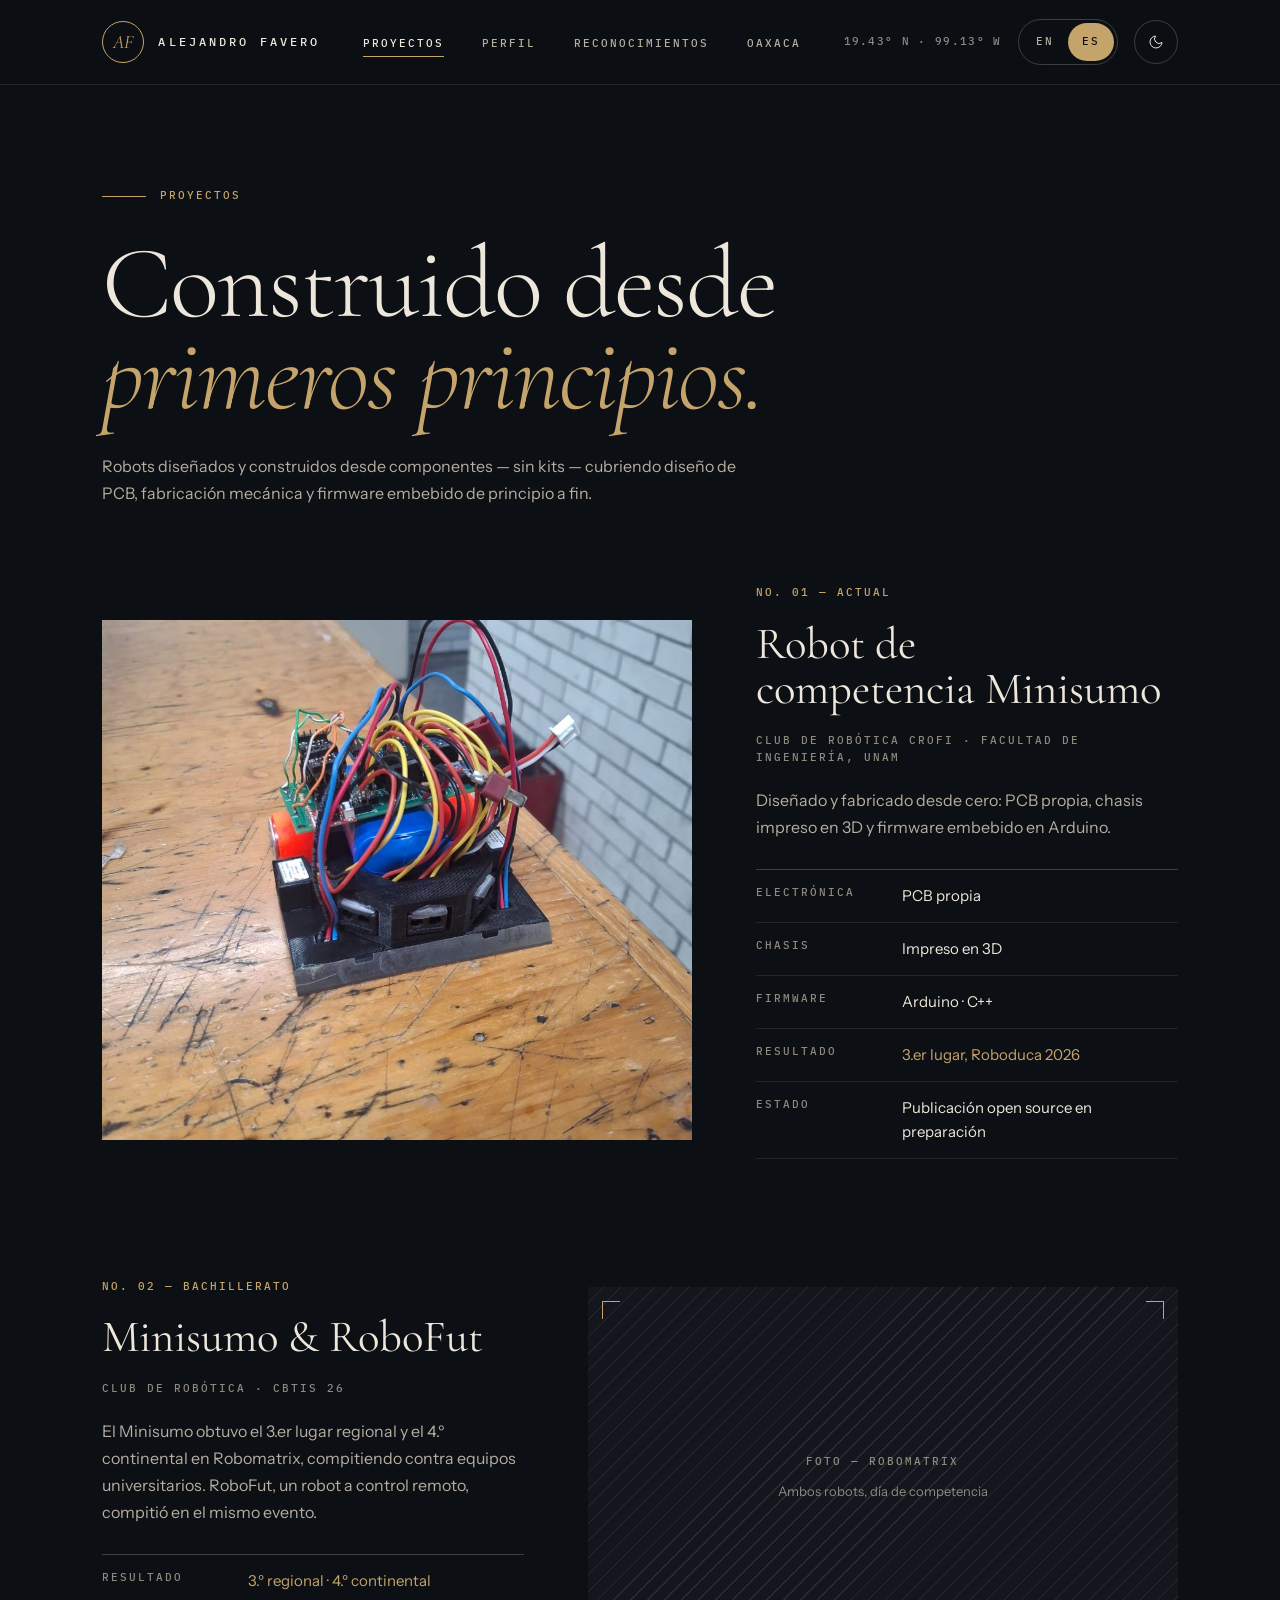
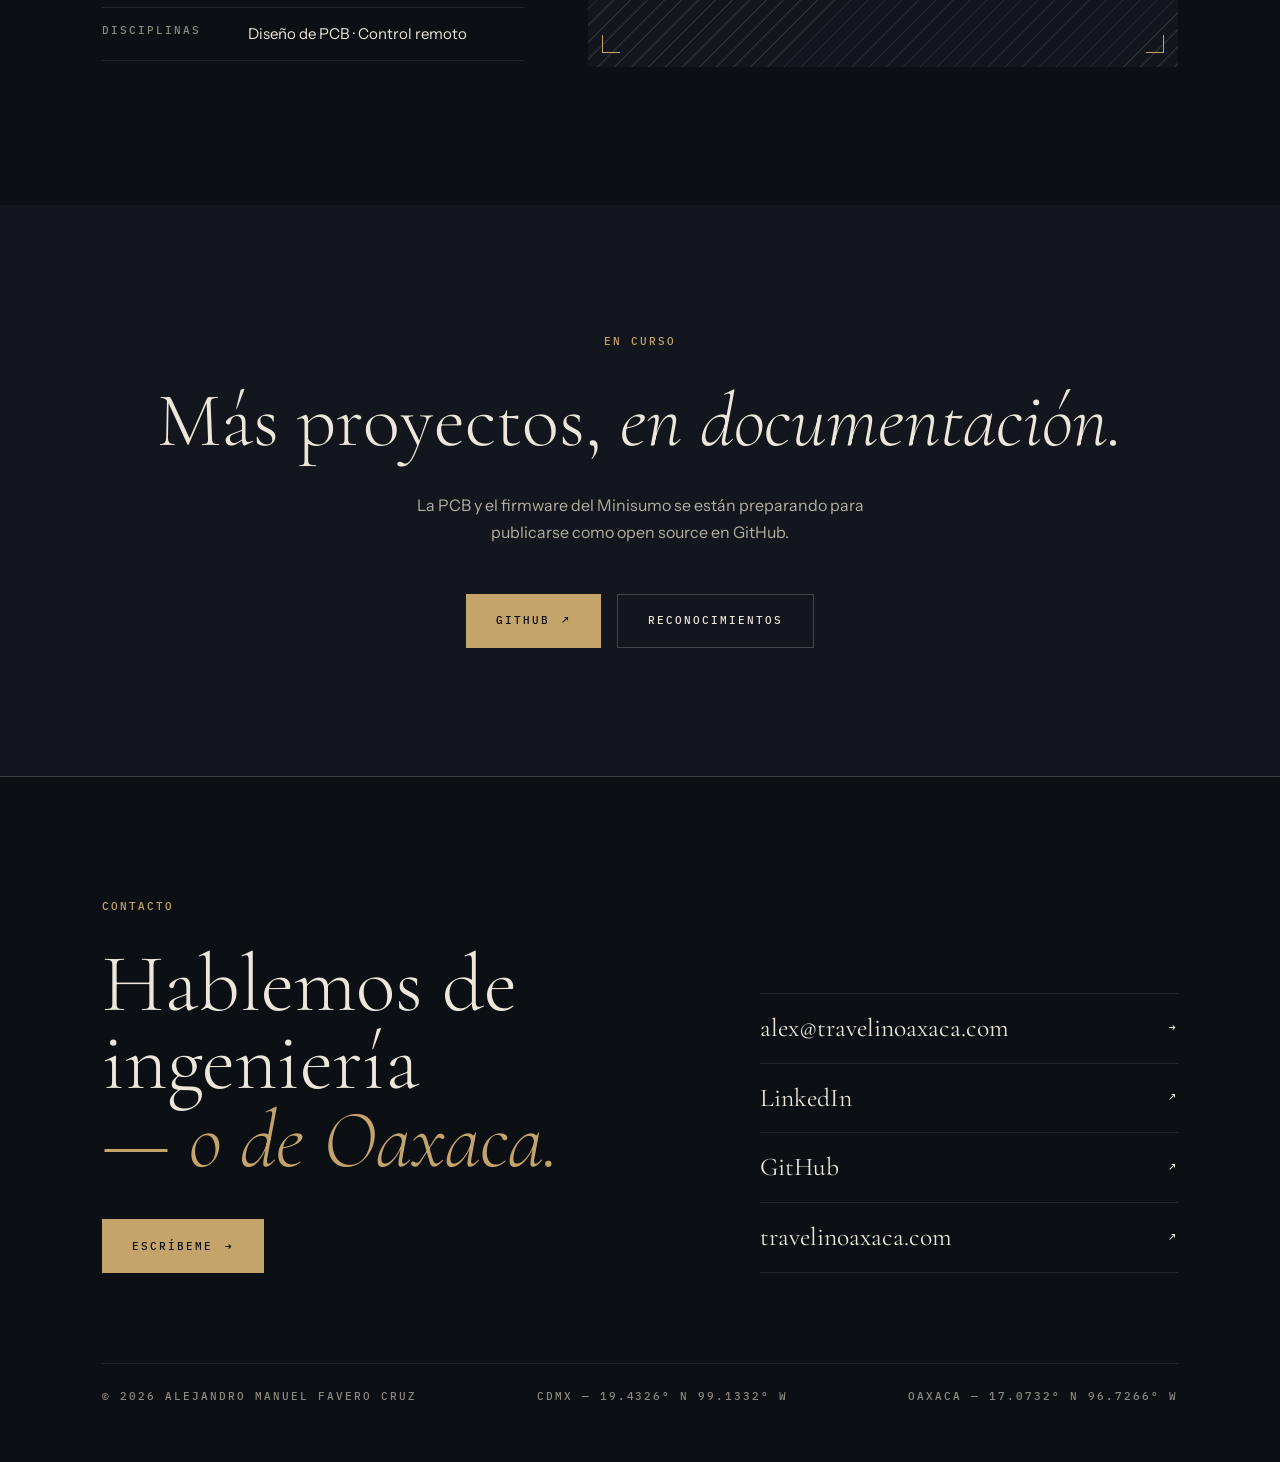
<file: es/projects.html>
<!doctype html>
<html lang="es" data-theme="dark">
<head>
<meta charset="utf-8">
<meta name="viewport" content="width=device-width, initial-scale=1">
<title>Proyectos — Alejandro Favero</title>
<meta name="description" content="Robots de competencia construidos desde la PCB — chasis, firmware y resultados.">
<link rel="canonical" href="https://alejandrofavero.github.io/es/projects.html">
<link rel="alternate" hreflang="en" href="https://alejandrofavero.github.io/projects.html">
<link rel="alternate" hreflang="es" href="https://alejandrofavero.github.io/es/projects.html">
<link rel="alternate" hreflang="x-default" href="https://alejandrofavero.github.io/projects.html">
<meta name="theme-color" content="#0C0F13">
<script>try{var s=localStorage.getItem("theme");if(s==="light"||s==="dark")document.documentElement.setAttribute("data-theme",s)}catch(e){}</script>
<link rel="icon" type="image/svg+xml" href="../assets/favicon.svg">
<link rel="preconnect" href="https://fonts.googleapis.com">
<link rel="preconnect" href="https://fonts.gstatic.com" crossorigin>
<link href="https://fonts.googleapis.com/css2?family=Cormorant+Garamond:ital,wght@0,300;0,400;0,500;1,300;1,400&amp;family=Instrument+Sans:wght@400;500;600&amp;family=IBM+Plex+Mono:wght@400;500&amp;display=swap" rel="stylesheet">
<link rel="stylesheet" href="../assets/css/style.css">
</head>
<body>
<a class="skip-link lbl" href="#main">Saltar al contenido</a>
<header class="site-header">
<div class="wrap header-bar">
<a class="brand" href="index.html">
<span class="monogram" aria-hidden="true">AF</span>
<span class="brand-name lbl">Alejandro Favero</span>
</a>
<nav class="site-nav" id="primary-nav" aria-label="Principal">
<ul>
<li><a class="lbl" href="projects.html" aria-current="page">Proyectos</a></li>
<li><a class="lbl" href="about.html">Perfil</a></li>
<li><a class="lbl" href="certificates.html">Reconocimientos</a></li>
<li><a class="lbl" href="travel.html">Oaxaca</a></li>
</ul>
</nav>
<div class="header-tools">
<span class="coords lbl">19.43° N · 99.13° W</span>
<div class="lang-switch" role="group" aria-label="Language / Idioma">
<a href="../projects.html" hreflang="en" lang="en" aria-label="English">EN</a>
<a href="projects.html" hreflang="es" lang="es" aria-label="Español" aria-current="true">ES</a>
</div>
<button class="icon-btn theme-toggle" type="button" data-theme-toggle aria-label="Cambiar entre tema claro y oscuro"><svg class="icon-moon" viewBox="0 0 24 24" fill="none" stroke="currentColor" stroke-width="1.5" aria-hidden="true"><path d="M21 12.8A9 9 0 1 1 11.2 3a7 7 0 0 0 9.8 9.8Z"/></svg><svg class="icon-sun" viewBox="0 0 24 24" fill="none" stroke="currentColor" stroke-width="1.5" aria-hidden="true"><circle cx="12" cy="12" r="4"/><path d="M12 2v2M12 20v2M4.9 4.9l1.4 1.4M17.7 17.7l1.4 1.4M2 12h2M20 12h2M4.9 19.1l1.4-1.4M17.7 6.3l1.4-1.4"/></svg></button>
<button class="icon-btn nav-toggle" type="button" data-nav-toggle aria-controls="primary-nav" aria-expanded="false" aria-label="Menú"><svg viewBox="0 0 24 24" fill="none" stroke="currentColor" stroke-width="1.3" aria-hidden="true"><path d="M3 8h18M3 16h18"/></svg></button>
</div>
</div>
</header>
<main id="main">
<div class="wrap">
<section class="page-hero">
<span class="eyebrow lbl">Proyectos</span>
<h1 class="page-title">Construido desde<br><em>primeros principios.</em></h1>
<p class="lede">Robots diseñados y construidos desde componentes — sin kits — cubriendo diseño de PCB, fabricación mecánica y firmware embebido de principio a fin.</p>
</section>
</div>

<section class="section" style="padding-top: 0;">
<div class="wrap">
<article class="feature">
<figure class="photo ">
<img src="../assets/img/projects/minisumo.jpg" alt="El robot minisumo que obtuvo el 3.er lugar en Roboduca 2026: PCB propia sobre chasis impreso en 3D" loading="lazy" style="object-position: 50% 55%;">
</figure>
<div class="feature-copy">
<span class="lbl accent">No. 01 — Actual</span>
<h3>Robot de competencia Minisumo</h3>
<span class="lbl faint">Club de Robótica CROFI · Facultad de Ingeniería, UNAM</span>
<p class="body">Diseñado y fabricado desde cero: PCB propia, chasis impreso en 3D y firmware embebido en Arduino.</p>
<dl class="spec">
<div><dt class="lbl">Electrónica</dt><dd>PCB propia</dd></div>
<div><dt class="lbl">Chasis</dt><dd>Impreso en 3D</dd></div>
<div><dt class="lbl">Firmware</dt><dd>Arduino · C++</dd></div>
<div><dt class="lbl">Resultado</dt><dd class="result">3.er lugar, Roboduca 2026</dd></div>
<div><dt class="lbl">Estado</dt><dd>Publicación open source en preparación</dd></div>
</dl>
</div>
</article>
<article class="feature reverse">
<figure class="photo ">
<!-- photo: add assets/img/projects/robomatrix.jpg and rebuild -->
<div class="ph" role="img" aria-label="Los robots Minisumo y RoboFut en Robomatrix"><span class="lbl">Foto — Robomatrix</span><span class="note">Ambos robots, día de competencia</span></div>
</figure>
<div class="feature-copy">
<span class="lbl accent">No. 02 — Bachillerato</span>
<h3>Minisumo &amp; RoboFut</h3>
<span class="lbl faint">Club de Robótica · CBTIS 26</span>
<p class="body">El Minisumo obtuvo el 3.er lugar regional y el 4.º continental en Robomatrix, compitiendo contra equipos universitarios. RoboFut, un robot a control remoto, compitió en el mismo evento.</p>
<dl class="spec">
<div><dt class="lbl">Resultado</dt><dd class="result">3.º regional · 4.º continental</dd></div>
<div><dt class="lbl">Disciplinas</dt><dd>Diseño de PCB · Control remoto</dd></div>
</dl>
</div>
</article>
</div>
</section>

<section class="section raised">
<div class="wrap cta">
<span class="lbl accent">En curso</span>
<h2 class="section-title">Más proyectos, <em>en documentación.</em></h2>
<p class="body">La PCB y el firmware del Minisumo se están preparando para publicarse como open source en GitHub.</p>
<div class="btn-row">
<a class="btn btn-primary" href="https://github.com/AlejandroFavero" target="_blank" rel="noopener">GitHub <span aria-hidden="true">↗</span></a>
<a class="btn btn-secondary" href="certificates.html">Reconocimientos</a>
</div>
</div>
</section>
</main>
<footer class="site-footer">
<div class="wrap">
<div class="footer-grand">
<div>
<span class="lbl accent">Contacto</span>
<h2>Hablemos de ingeniería<br><em>— o de Oaxaca.</em></h2>
<div class="btn-row" style="margin-top: 40px;">
<a class="btn btn-primary" href="mailto:alex@travelinoaxaca.com">Escríbeme <span aria-hidden="true">→</span></a>
</div>
</div>
<div class="footer-links">
<a href="mailto:alex@travelinoaxaca.com">alex@travelinoaxaca.com <span class="lbl" aria-hidden="true">→</span></a>
<a href="https://linkedin.com/in/alejandro-manuel-favero-cruz" target="_blank" rel="noopener">LinkedIn <span class="lbl" aria-hidden="true">↗</span></a>
<a href="https://github.com/AlejandroFavero" target="_blank" rel="noopener">GitHub <span class="lbl" aria-hidden="true">↗</span></a>
<a href="https://travelinoaxaca.com" target="_blank" rel="noopener">travelinoaxaca.com <span class="lbl" aria-hidden="true">↗</span></a>
</div>
</div>
<div class="footer-bottom">
<span class="lbl">© 2026 Alejandro Manuel Favero Cruz</span>
<span class="lbl">CDMX — 19.4326° N 99.1332° W</span>
<span class="lbl">Oaxaca — 17.0732° N 96.7266° W</span>
</div>
</div>
</footer>
<script src="../assets/js/main.js"></script>
</body>
</html>
</file>
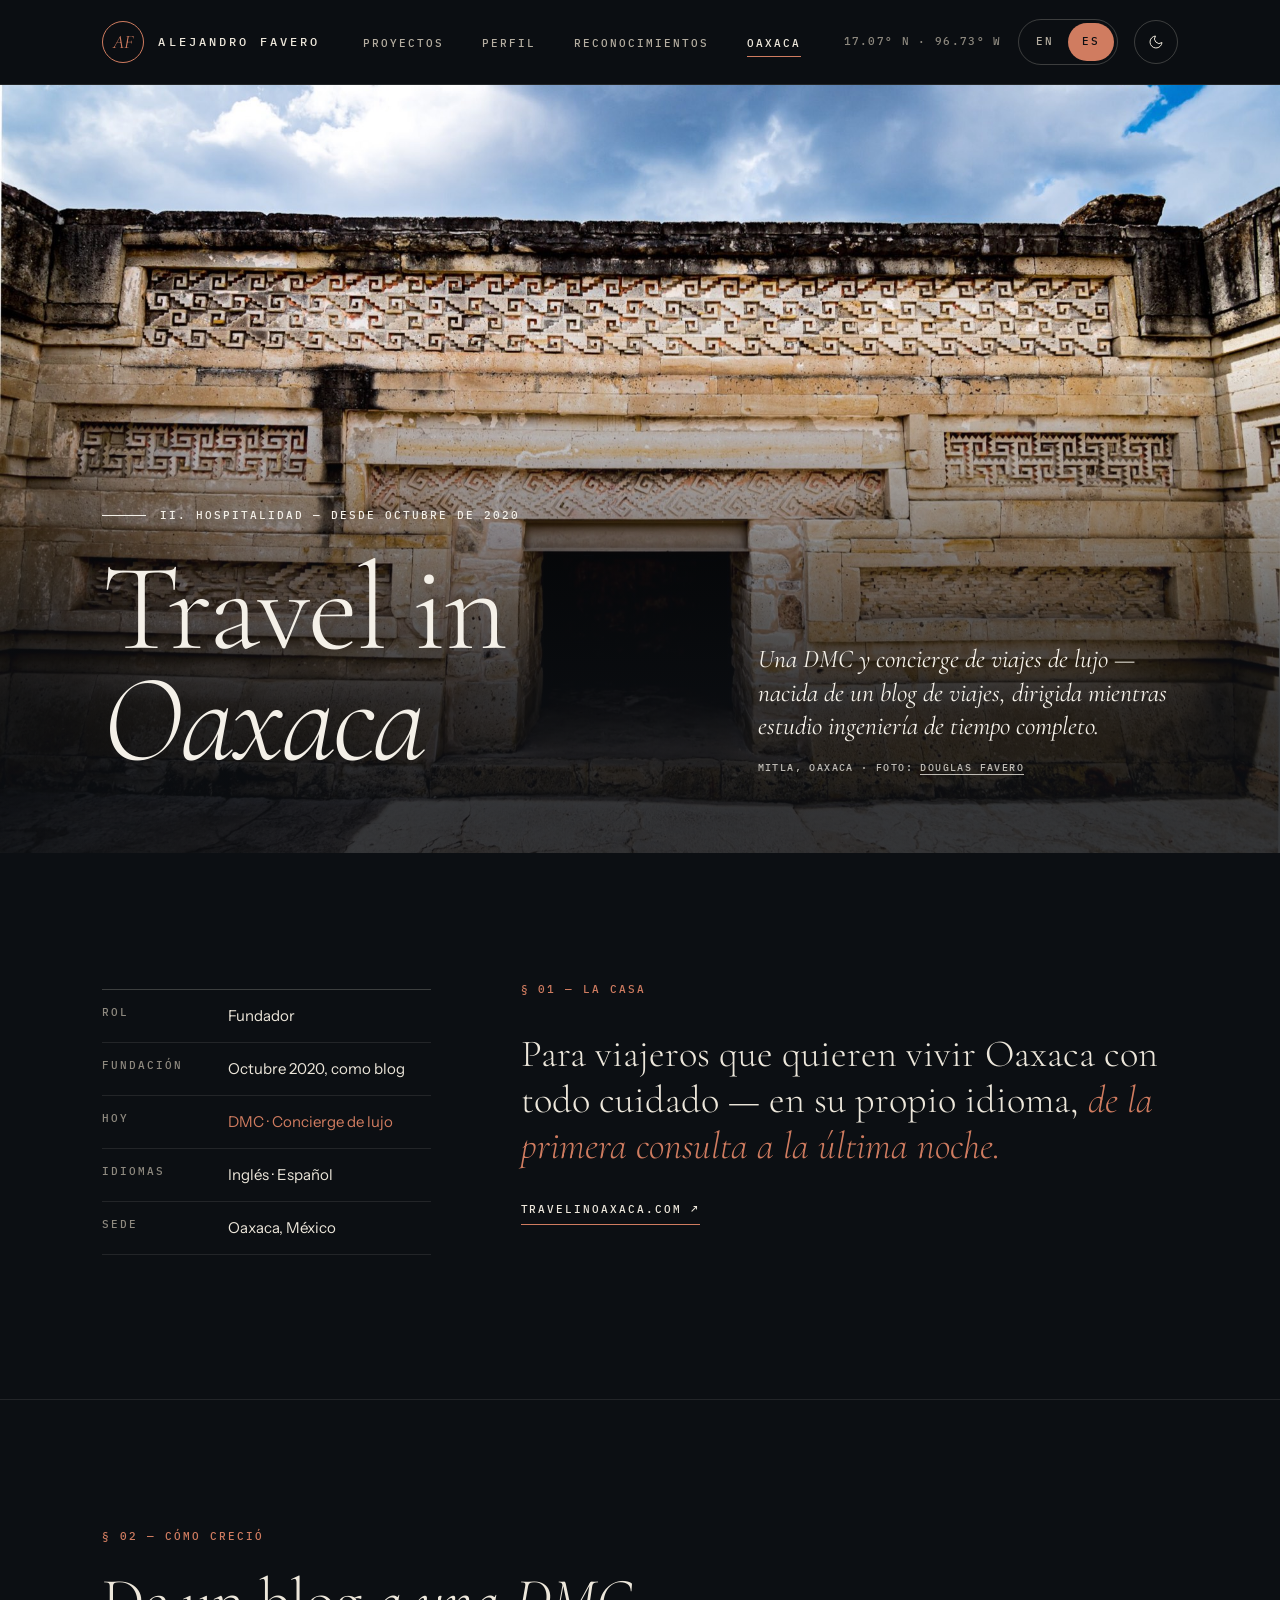
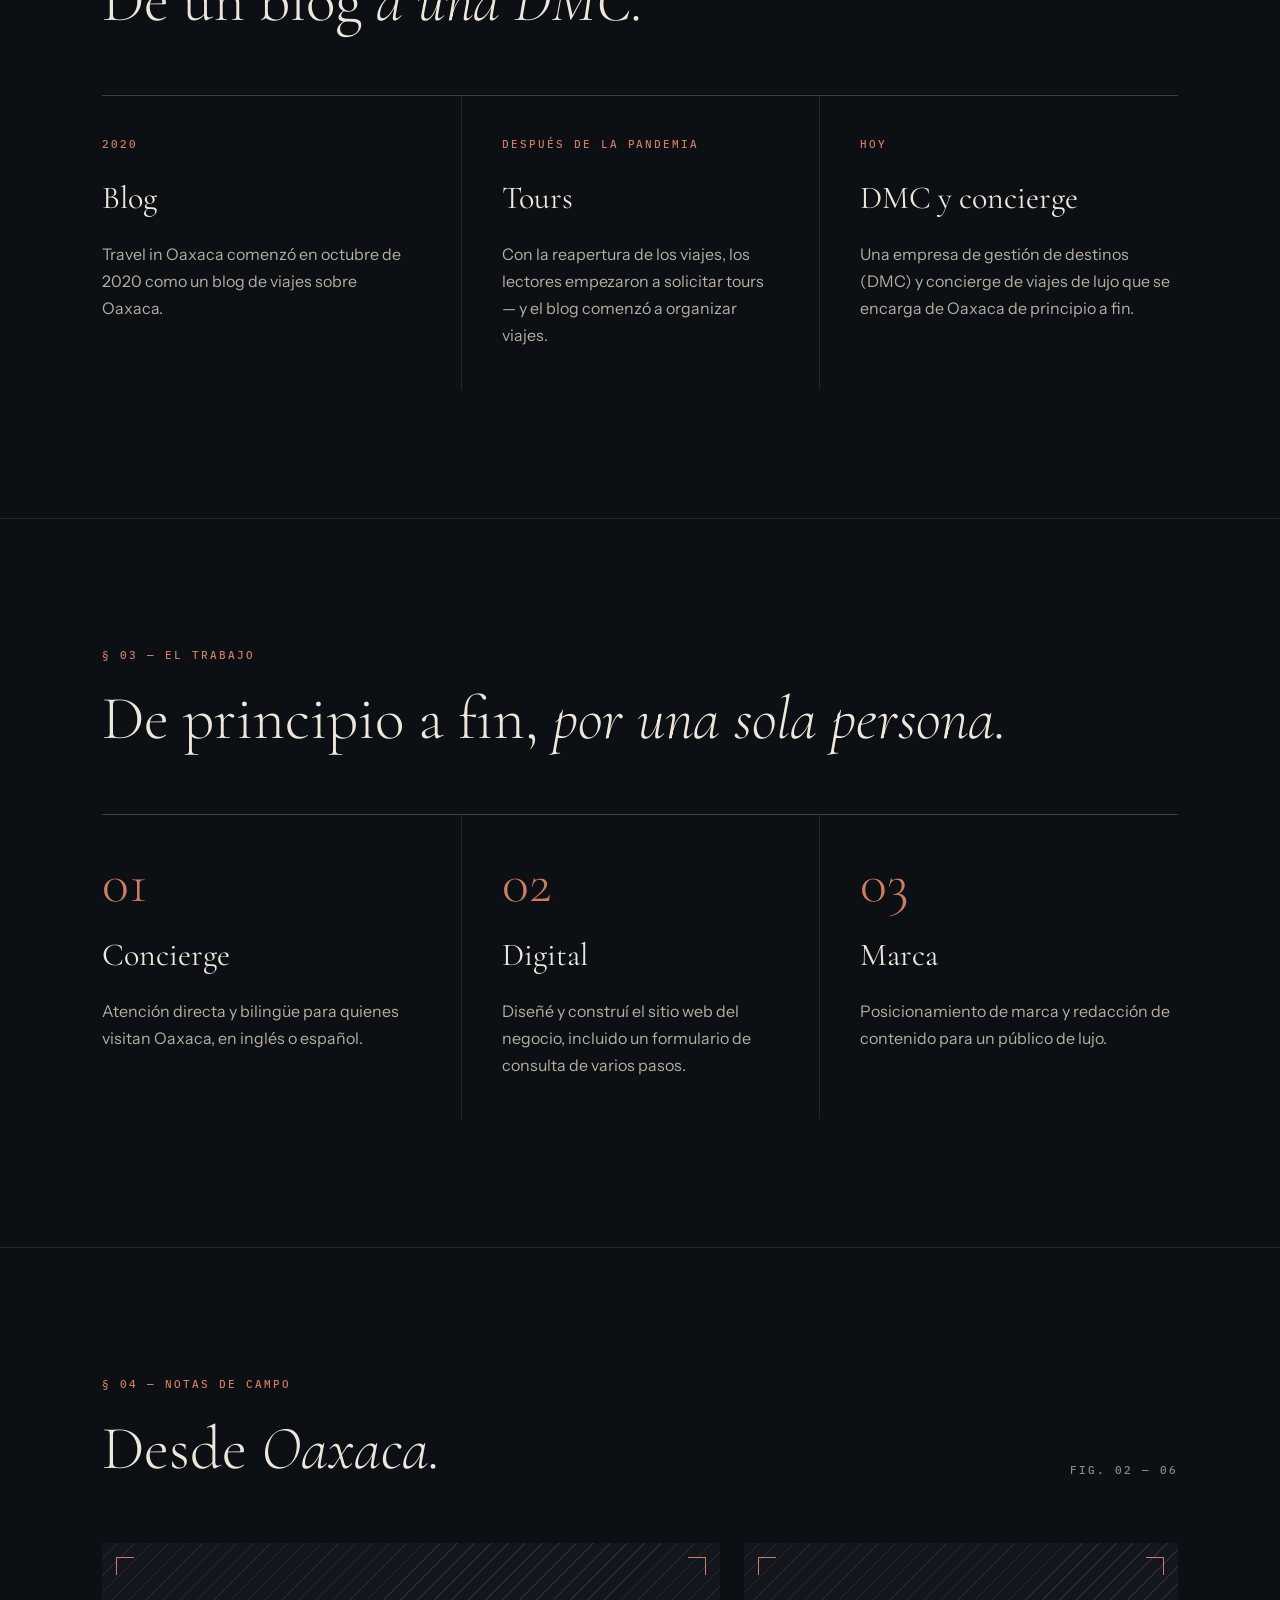
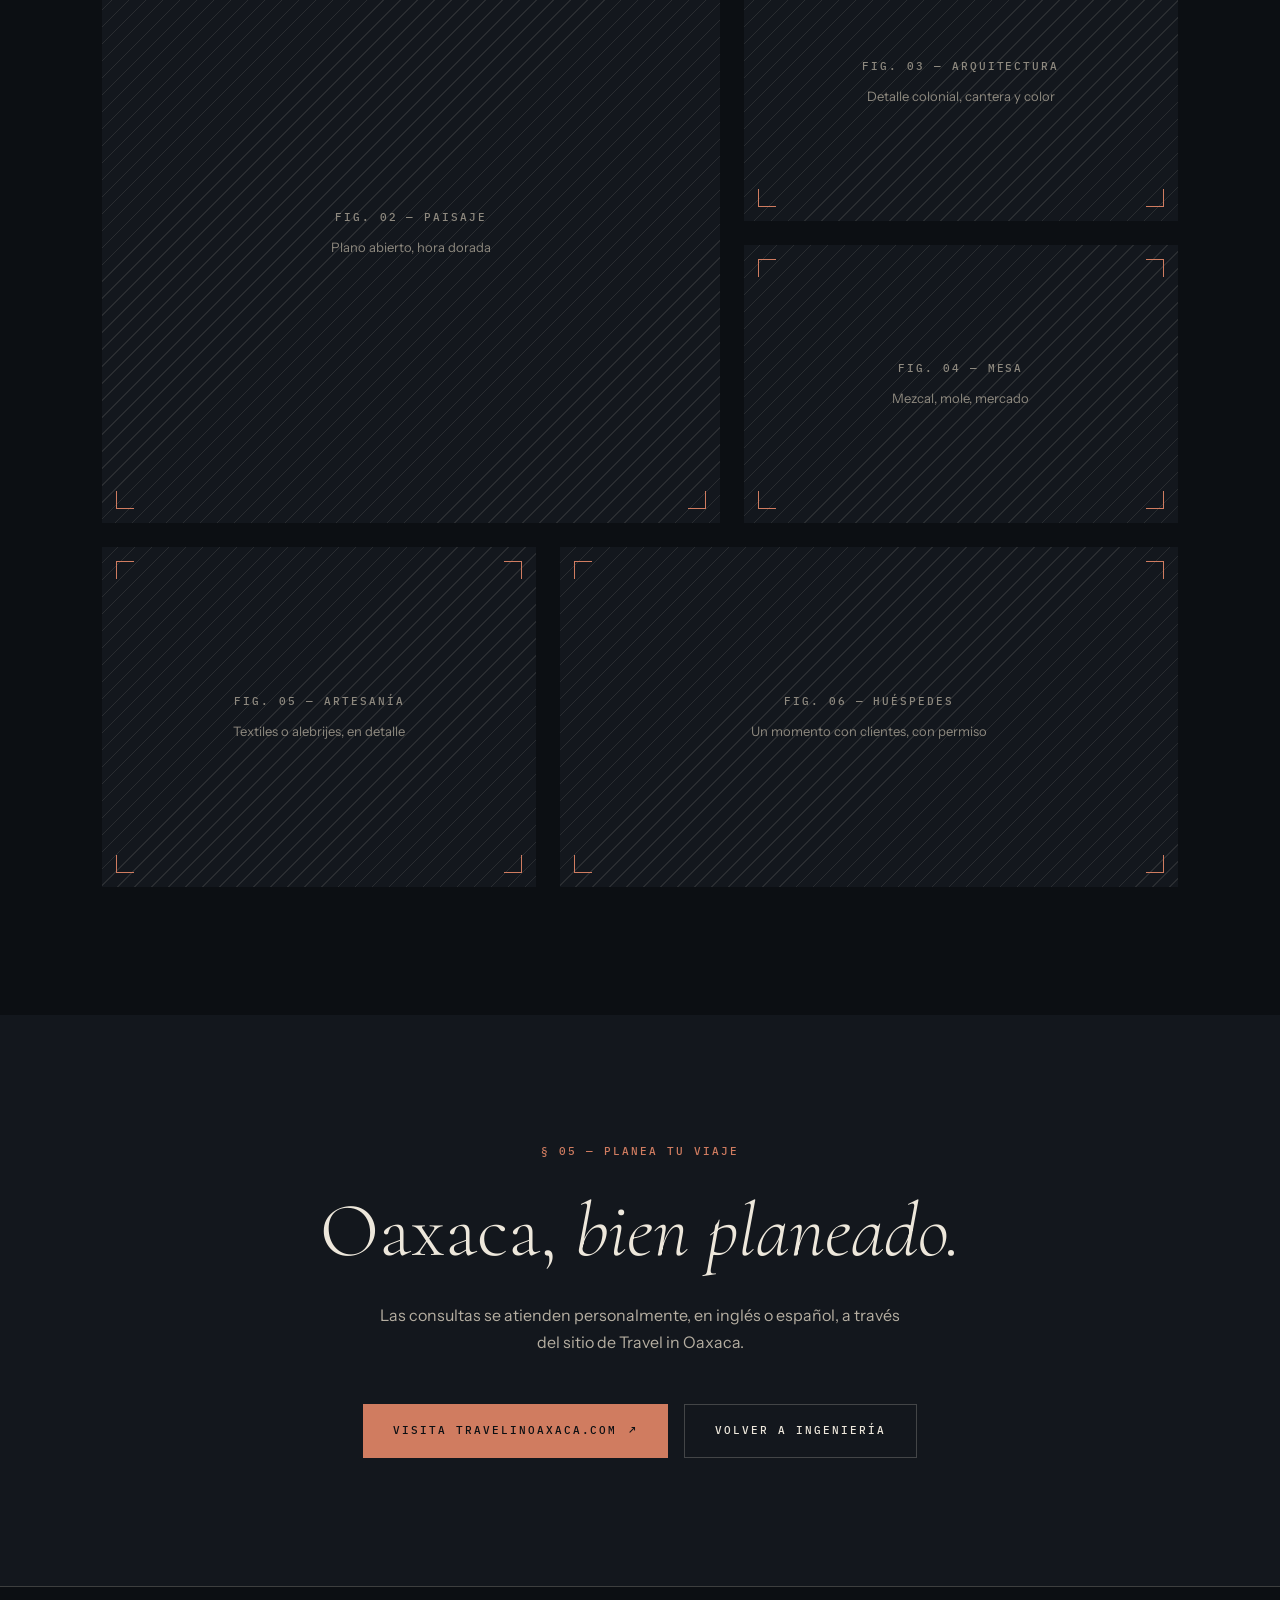
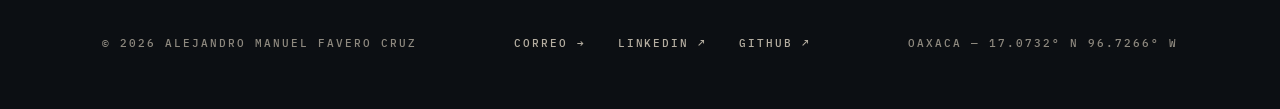
<file: es/travel.html>
<!doctype html>
<html lang="es" data-theme="dark">
<head>
<meta charset="utf-8">
<meta name="viewport" content="width=device-width, initial-scale=1">
<title>Travel in Oaxaca — Alejandro Favero</title>
<meta name="description" content="Travel in Oaxaca — un blog de viajes nacido en 2020 que se convirtió en una DMC y concierge de viajes de lujo, dirigida por Alejandro Favero.">
<link rel="canonical" href="https://alejandrofavero.github.io/es/travel.html">
<link rel="alternate" hreflang="en" href="https://alejandrofavero.github.io/travel.html">
<link rel="alternate" hreflang="es" href="https://alejandrofavero.github.io/es/travel.html">
<link rel="alternate" hreflang="x-default" href="https://alejandrofavero.github.io/travel.html">
<meta name="theme-color" content="#0C0F13">
<script>try{var s=localStorage.getItem("theme");if(s==="light"||s==="dark")document.documentElement.setAttribute("data-theme",s)}catch(e){}</script>
<link rel="icon" type="image/svg+xml" href="../assets/favicon.svg">
<link rel="preconnect" href="https://fonts.googleapis.com">
<link rel="preconnect" href="https://fonts.gstatic.com" crossorigin>
<link href="https://fonts.googleapis.com/css2?family=Cormorant+Garamond:ital,wght@0,300;0,400;0,500;1,300;1,400&amp;family=Instrument+Sans:wght@400;500;600&amp;family=IBM+Plex+Mono:wght@400;500&amp;display=swap" rel="stylesheet">
<link rel="stylesheet" href="../assets/css/style.css">
</head>
<body class="sheet-oaxaca">
<a class="skip-link lbl" href="#main">Saltar al contenido</a>
<header class="site-header">
<div class="wrap header-bar">
<a class="brand" href="index.html">
<span class="monogram" aria-hidden="true">AF</span>
<span class="brand-name lbl">Alejandro Favero</span>
</a>
<nav class="site-nav" id="primary-nav" aria-label="Principal">
<ul>
<li><a class="lbl" href="projects.html">Proyectos</a></li>
<li><a class="lbl" href="about.html">Perfil</a></li>
<li><a class="lbl" href="certificates.html">Reconocimientos</a></li>
<li><a class="lbl" href="travel.html" aria-current="page">Oaxaca</a></li>
</ul>
</nav>
<div class="header-tools">
<span class="coords lbl">17.07° N · 96.73° W</span>
<div class="lang-switch" role="group" aria-label="Language / Idioma">
<a href="../travel.html" hreflang="en" lang="en" aria-label="English">EN</a>
<a href="travel.html" hreflang="es" lang="es" aria-label="Español" aria-current="true">ES</a>
</div>
<button class="icon-btn theme-toggle" type="button" data-theme-toggle aria-label="Cambiar entre tema claro y oscuro"><svg class="icon-moon" viewBox="0 0 24 24" fill="none" stroke="currentColor" stroke-width="1.5" aria-hidden="true"><path d="M21 12.8A9 9 0 1 1 11.2 3a7 7 0 0 0 9.8 9.8Z"/></svg><svg class="icon-sun" viewBox="0 0 24 24" fill="none" stroke="currentColor" stroke-width="1.5" aria-hidden="true"><circle cx="12" cy="12" r="4"/><path d="M12 2v2M12 20v2M4.9 4.9l1.4 1.4M17.7 17.7l1.4 1.4M2 12h2M20 12h2M4.9 19.1l1.4-1.4M17.7 6.3l1.4-1.4"/></svg></button>
<button class="icon-btn nav-toggle" type="button" data-nav-toggle aria-controls="primary-nav" aria-expanded="false" aria-label="Menú"><svg viewBox="0 0 24 24" fill="none" stroke="currentColor" stroke-width="1.3" aria-hidden="true"><path d="M3 8h18M3 16h18"/></svg></button>
</div>
</div>
</header>
<main id="main">
<section class="oax-hero">
<figure class="photo ">
<img src="../assets/img/travel/oaxaca-landscape.jpg" alt="Grecas de piedra del Palacio de Mitla, Oaxaca" loading="lazy" style="object-position: 50% 45%;">
</figure>
<div class="oax-hero-copy">
<div class="wrap">
<div>
<span class="eyebrow lbl">II. Hospitalidad — desde octubre de 2020</span>
<h1 class="page-title" style="font-size: clamp(64px, 9.7vw, 140px);">Travel in<br><em>Oaxaca</em></h1>
</div>
<div class="oax-hero-aside">
<p class="tagline">Una DMC y concierge de viajes de lujo — nacida de un blog de viajes, dirigida mientras estudio ingeniería de tiempo completo.</p>
<p class="lbl hero-credit">Mitla, Oaxaca · Foto: <a href="https://douglasfavero.com" target="_blank" rel="noopener">Douglas Favero</a></p>
</div>
</div>
</div>
</section>

<section class="section">
<div class="wrap intro">
<dl class="spec">
<div><dt class="lbl">Rol</dt><dd>Fundador</dd></div>
<div><dt class="lbl">Fundación</dt><dd>Octubre 2020, como blog</dd></div>
<div><dt class="lbl">Hoy</dt><dd class="result">DMC · Concierge de lujo</dd></div>
<div><dt class="lbl">Idiomas</dt><dd>Inglés · Español</dd></div>
<div><dt class="lbl">Sede</dt><dd>Oaxaca, México</dd></div>
</dl>
<div class="stack" style="gap: 32px;">
<span class="lbl accent">§ 01 — La casa</span>
<p class="statement">Para viajeros que quieren vivir Oaxaca con todo cuidado — en su propio idioma, <em>de la primera consulta a la última noche.</em></p>
<a class="lbl text-link" href="https://travelinoaxaca.com" target="_blank" rel="noopener">travelinoaxaca.com ↗</a>
</div>
</div>
</section>

<section class="section">
<div class="wrap">
<div class="section-head">
<div>
<span class="lbl accent">§ 02 — Cómo creció</span>
<h2 class="section-title">De un blog <em>a una DMC.</em></h2>
</div>

</div>
<ol class="services">
<li class="service"><span class="lbl accent">2020</span><h3>Blog</h3><p class="body">Travel in Oaxaca comenzó en octubre de 2020 como un blog de viajes sobre Oaxaca.</p></li>
<li class="service"><span class="lbl accent">Después de la pandemia</span><h3>Tours</h3><p class="body">Con la reapertura de los viajes, los lectores empezaron a solicitar tours — y el blog comenzó a organizar viajes.</p></li>
<li class="service"><span class="lbl accent">Hoy</span><h3>DMC y concierge</h3><p class="body">Una empresa de gestión de destinos (DMC) y concierge de viajes de lujo que se encarga de Oaxaca de principio a fin.</p></li>
</ol>
</div>
</section>

<section class="section">
<div class="wrap">
<div class="section-head">
<div>
<span class="lbl accent">§ 03 — El trabajo</span>
<h2 class="section-title">De principio a fin, <em>por una sola persona.</em></h2>
</div>

</div>
<div class="services">
<div class="service"><span class="num">01</span><h3>Concierge</h3><p class="body">Atención directa y bilingüe para quienes visitan Oaxaca, en inglés o español.</p></div>
<div class="service"><span class="num">02</span><h3>Digital</h3><p class="body">Diseñé y construí el sitio web del negocio, incluido un formulario de consulta de varios pasos.</p></div>
<div class="service"><span class="num">03</span><h3>Marca</h3><p class="body">Posicionamiento de marca y redacción de contenido para un público de lujo.</p></div>
</div>
</div>
</section>

<section class="section">
<div class="wrap">
<div class="section-head">
<div>
<span class="lbl accent">§ 04 — Notas de campo</span>
<h2 class="section-title">Desde <em>Oaxaca.</em></h2>
</div>
<span class="lbl faint">Fig. 02 — 06</span>
</div>
<div class="gallery">
<figure class="photo g-7">
<!-- photo: add assets/img/travel/field-landscape.jpg and rebuild -->
<div class="ph" role="img" aria-label="Fig. 02 — Paisaje" style="--h: 580px;"><span class="lbl">Fig. 02 — Paisaje</span><span class="note">Plano abierto, hora dorada</span></div>
</figure>
<div class="g-col">
<figure class="photo ">
<!-- photo: add assets/img/travel/field-architecture.jpg and rebuild -->
<div class="ph" role="img" aria-label="Fig. 03 — Arquitectura" style="--h: 278px;"><span class="lbl">Fig. 03 — Arquitectura</span><span class="note">Detalle colonial, cantera y color</span></div>
</figure>
<figure class="photo ">
<!-- photo: add assets/img/travel/field-table.jpg and rebuild -->
<div class="ph" role="img" aria-label="Fig. 04 — Mesa" style="--h: 278px;"><span class="lbl">Fig. 04 — Mesa</span><span class="note">Mezcal, mole, mercado</span></div>
</figure>
</div>
<figure class="photo g-5">
<!-- photo: add assets/img/travel/field-craft.jpg and rebuild -->
<div class="ph" role="img" aria-label="Fig. 05 — Artesanía" style="--h: 340px;"><span class="lbl">Fig. 05 — Artesanía</span><span class="note">Textiles o alebrijes, en detalle</span></div>
</figure>
<figure class="photo g-7">
<!-- photo: add assets/img/travel/field-guests.jpg and rebuild -->
<div class="ph" role="img" aria-label="Fig. 06 — Huéspedes" style="--h: 340px;"><span class="lbl">Fig. 06 — Huéspedes</span><span class="note">Un momento con clientes, con permiso</span></div>
</figure>
</div>
</div>
</section>

<section class="section raised">
<div class="wrap cta">
<span class="lbl accent">§ 05 — Planea tu viaje</span>
<h2 class="section-title">Oaxaca, <em>bien planeado.</em></h2>
<p class="body">Las consultas se atienden personalmente, en inglés o español, a través del sitio de Travel in Oaxaca.</p>
<div class="btn-row">
<a class="btn btn-primary" href="https://travelinoaxaca.com" target="_blank" rel="noopener">Visita travelinoaxaca.com <span aria-hidden="true">↗</span></a>
<a class="btn btn-secondary" href="index.html">Volver a ingeniería</a>
</div>
</div>
</section>
</main>
<footer class="site-footer">
<div class="wrap footer-slim">
<span class="lbl">© 2026 Alejandro Manuel Favero Cruz</span>
<nav aria-label="En otros sitios">
<a class="lbl" href="mailto:alex@travelinoaxaca.com">Correo →</a>
<a class="lbl" href="https://linkedin.com/in/alejandro-manuel-favero-cruz" target="_blank" rel="noopener">LinkedIn ↗</a>
<a class="lbl" href="https://github.com/AlejandroFavero" target="_blank" rel="noopener">GitHub ↗</a>
</nav>
<span class="lbl">Oaxaca — 17.0732° N 96.7266° W</span>
</div>
</footer>
<script src="../assets/js/main.js"></script>
</body>
</html>
</file>
<file: assets/css/style.css>
/* ==========================================================================
   Alejandro Favero — personal site
   Design concept: "Precision Atelier". A watchmaker's catalogue crossed with
   a travel journal — ink ground, ivory type, a brass accent, hairline rules,
   coordinates and figure numbers. Dark-first, with a light ivory theme.
   Pages are generated from _src/build.py (English at the root, Spanish in /es).
   ========================================================================== */

/* ---- Tokens : dark (default) --------------------------------------------- */
:root {
  --bg: #0C0F13;
  --raised: #13171D;
  --ink: #EDE7DB;
  --soft: #B5AEA1;
  --faint: #8E897F;
  --line: rgba(237, 231, 219, 0.10);
  --line2: rgba(237, 231, 219, 0.22);
  --accent: #C4A46A;
  --on-accent: #0C0F13;
  --scrim: rgba(12, 15, 19, 0.82);

  --font-display: "Cormorant Garamond", Georgia, "Times New Roman", serif;
  --font-body: "Instrument Sans", -apple-system, "Segoe UI", sans-serif;
  --font-mono: "IBM Plex Mono", "SFMono-Regular", Consolas, monospace;

  --gutter: clamp(20px, 8vw, 120px);
  --max: 1440px;
  --section: clamp(72px, 10vw, 136px);

  color-scheme: dark;
}

/* ---- Tokens : light ------------------------------------------------------- */
:root[data-theme="light"] {
  --bg: #F4F0E8;
  --raised: #FBF9F5;
  --ink: #15181D;
  --soft: #45464A;
  --faint: #6B675F;
  --line: rgba(21, 24, 29, 0.10);
  --line2: rgba(21, 24, 29, 0.22);
  --accent: #7D6128;
  --on-accent: #FBF9F5;
  color-scheme: light;
}

/* Oaxaca sheet: same system, cochineal accent swapped in */
body.sheet-oaxaca { --accent: #D07C60; }
:root[data-theme="light"] body.sheet-oaxaca { --accent: #98432E; }

/* ---- Reset ----------------------------------------------------------------- */
*, *::before, *::after { box-sizing: border-box; }
html { -webkit-text-size-adjust: 100%; scroll-behavior: smooth; }
body {
  margin: 0;
  background: var(--bg);
  color: var(--ink);
  font-family: var(--font-body);
  font-size: 16px;
  line-height: 1.6;
  -webkit-font-smoothing: antialiased;
}
img { max-width: 100%; display: block; }
a { color: inherit; text-decoration: none; }
a:hover { color: var(--accent); }
h1, h2, h3, h4 { margin: 0; font-weight: 400; text-wrap: balance; }
p { margin: 0; }
ul, ol { margin: 0; padding: 0; list-style: none; }
em { font-style: italic; }
button { font: inherit; }

:focus-visible { outline: 1px solid var(--accent); outline-offset: 4px; }

@media (prefers-reduced-motion: reduce) {
  html { scroll-behavior: auto; }
  *, *::before, *::after {
    animation-duration: 0.001ms !important;
    transition-duration: 0.001ms !important;
  }
}

.skip-link {
  position: absolute; left: 16px; top: -60px; z-index: 50;
  background: var(--accent); color: var(--on-accent); padding: 10px 16px;
}
.skip-link:focus { top: 16px; color: var(--on-accent); }

/* ---- Type primitives ------------------------------------------------------- */
.lbl {
  font-family: var(--font-mono);
  font-size: 11px;
  font-weight: 500;
  letter-spacing: 0.18em;
  text-transform: uppercase;
}
.serif { font-family: var(--font-display); }
.accent { color: var(--accent); }
.soft { color: var(--soft); }
.faint { color: var(--faint); }

.eyebrow {
  display: flex; align-items: center; gap: 14px;
  color: var(--accent);
}
.eyebrow::before { content: ""; width: 44px; height: 1px; background: currentColor; }

.display {
  font-family: var(--font-display);
  font-weight: 300;
  font-size: clamp(64px, 10.4vw, 150px);
  line-height: 0.88;
  letter-spacing: -0.02em;
}
.display em { color: var(--accent); }
.page-title {
  font-family: var(--font-display);
  font-weight: 300;
  font-size: clamp(56px, 8vw, 116px);
  line-height: 0.9;
  letter-spacing: -0.02em;
}
.page-title em { color: var(--accent); }
.tagline {
  font-family: var(--font-display);
  font-style: italic;
  font-size: clamp(26px, 2.5vw, 36px);
  line-height: 1.2;
}
.lede { font-size: clamp(16px, 1.25vw, 18px); line-height: 1.7; color: var(--soft); max-width: 36em; }
.section-title {
  font-family: var(--font-display);
  font-weight: 300;
  font-size: clamp(42px, 4.8vw, 68px);
  line-height: 1;
}
.body { font-size: 16px; line-height: 1.7; color: var(--soft); }

/* ---- Layout ---------------------------------------------------------------- */
.wrap { max-width: var(--max); margin: 0 auto; padding-inline: var(--gutter); }
main { display: block; }
.section { padding-block: var(--section); }
.section + .section { border-top: 1px solid var(--line); }
.section.raised { background: var(--raised); border-top: none; }
.section-head {
  display: flex; justify-content: space-between; align-items: flex-end;
  gap: 24px 48px; flex-wrap: wrap;
  margin-bottom: clamp(40px, 5vw, 72px);
}
.section-head > div { display: flex; flex-direction: column; gap: 24px; }
.section-head > p { max-width: 400px; }
.stack { display: flex; flex-direction: column; }

/* ---- Buttons --------------------------------------------------------------- */
.btn-row { display: flex; flex-wrap: wrap; gap: 16px; }
.btn {
  display: inline-flex; align-items: center; justify-content: center; gap: 12px;
  min-height: 54px; padding: 0 30px;
  font-family: var(--font-mono); font-size: 11px; font-weight: 500;
  letter-spacing: 0.18em; text-transform: uppercase;
  transition: filter 0.15s ease, border-color 0.15s ease, color 0.15s ease;
}
.btn-primary { background: var(--accent); color: var(--on-accent); }
.btn-primary:hover { color: var(--on-accent); filter: brightness(1.08); }
.btn-secondary { border: 1px solid var(--line2); color: var(--ink); }
.btn-secondary:hover { border-color: var(--accent); color: var(--ink); }
.text-link {
  align-self: flex-start;
  padding-bottom: 6px; border-bottom: 1px solid var(--accent);
  color: var(--ink);
}

/* ---- Header ---------------------------------------------------------------- */
.site-header {
  position: sticky; top: 0; z-index: 30;
  background: color-mix(in srgb, var(--bg) 88%, transparent);
  backdrop-filter: blur(10px);
  -webkit-backdrop-filter: blur(10px);
  border-bottom: 1px solid var(--line);
}
.header-bar {
  display: flex; align-items: center; justify-content: space-between; gap: 24px;
  min-height: 84px;
}
.brand { display: flex; align-items: center; gap: 14px; color: var(--ink); }
.brand:hover { color: var(--ink); }
.monogram {
  width: 42px; height: 42px; flex: none;
  display: grid; place-items: center;
  border: 1px solid var(--accent); border-radius: 50%;
  font-family: var(--font-display); font-style: italic; font-size: 19px;
  color: var(--accent);
}
.brand-name { font-size: 12px; letter-spacing: 0.26em; }

.site-nav ul { display: flex; gap: clamp(24px, 3vw, 44px); }
.site-nav a { color: var(--soft); padding-block: 6px; border-bottom: 1px solid transparent; }
.site-nav a:hover { color: var(--ink); }
.site-nav a[aria-current="page"] { color: var(--ink); border-color: var(--accent); }

.header-tools { display: flex; align-items: center; gap: 16px; }
.coords { color: var(--faint); letter-spacing: 0.12em; white-space: nowrap; }

.lang-switch {
  display: flex; padding: 3px; height: 46px;
  border: 1px solid var(--line2); border-radius: 23px;
}
.lang-switch a {
  display: grid; place-items: center;
  width: 46px; height: 38px; border-radius: 19px;
  font-family: var(--font-mono); font-size: 11px; font-weight: 500; letter-spacing: 0.14em;
  color: var(--soft);
}
.lang-switch a[aria-current="true"] { background: var(--accent); color: var(--on-accent); }

.icon-btn {
  appearance: none; flex: none;
  width: 44px; height: 44px;
  display: grid; place-items: center;
  border: 1px solid var(--line2); border-radius: 50%;
  background: transparent; color: var(--ink); cursor: pointer;
}
.icon-btn:hover { border-color: var(--accent); color: var(--accent); }
.icon-btn svg { width: 16px; height: 16px; }
.theme-toggle .icon-sun { display: none; }
:root[data-theme="light"] .theme-toggle .icon-sun { display: block; }
:root[data-theme="light"] .theme-toggle .icon-moon { display: none; }
.nav-toggle { display: none; }

@media (max-width: 72rem) {
  .coords { display: none; }
}
@media (max-width: 60rem) {
  .header-bar { min-height: 68px; }
  .brand-name { display: none; }
  .nav-toggle { display: grid; border: none; }
  .nav-toggle svg { width: 22px; height: 22px; }
  .site-nav {
    position: absolute; top: 100%; left: 0; right: 0;
    background: var(--bg);
    border-bottom: 1px solid var(--line2);
    display: none;
  }
  .site-nav.is-open { display: block; }
  .site-nav ul { flex-direction: column; gap: 0; padding: 8px var(--gutter) 20px; }
  .site-nav a { display: block; padding: 16px 0; border-bottom: 1px solid var(--line); font-size: 12px; }
  .site-nav a[aria-current="page"] { border-color: var(--line); color: var(--accent); }
  .header-tools { gap: 8px; }
  .lang-switch a { width: 40px; }
  .theme-toggle { border: none; }
}

/* ---- Photo frames & placeholders ------------------------------------------ */
.photo { margin: 0; display: flex; flex-direction: column; gap: 14px; }
.photo img, .ph { width: 100%; height: var(--h, 420px); }
.photo img { object-fit: cover; background: var(--raised); }
.ph {
  display: flex; flex-direction: column; align-items: center; justify-content: center; gap: 10px;
  padding: 24px; text-align: center; color: var(--faint);
  background:
    linear-gradient(var(--accent), var(--accent)) left 14px top 14px / 18px 1px no-repeat,
    linear-gradient(var(--accent), var(--accent)) left 14px top 14px / 1px 18px no-repeat,
    linear-gradient(var(--accent), var(--accent)) right 14px top 14px / 18px 1px no-repeat,
    linear-gradient(var(--accent), var(--accent)) right 14px top 14px / 1px 18px no-repeat,
    linear-gradient(var(--accent), var(--accent)) left 14px bottom 14px / 18px 1px no-repeat,
    linear-gradient(var(--accent), var(--accent)) left 14px bottom 14px / 1px 18px no-repeat,
    linear-gradient(var(--accent), var(--accent)) right 14px bottom 14px / 18px 1px no-repeat,
    linear-gradient(var(--accent), var(--accent)) right 14px bottom 14px / 1px 18px no-repeat,
    repeating-linear-gradient(135deg, transparent 0 11px, var(--line) 11px 12px),
    var(--raised);
}
.ph .note { font-size: 13px; }
.fig {
  display: flex; justify-content: space-between; gap: 16px;
  padding-top: 14px; border-top: 1px solid var(--line);
}

/* ---- Hero ------------------------------------------------------------------ */
.hero {
  display: grid; grid-template-columns: minmax(0, 1fr) minmax(300px, 440px);
  gap: clamp(48px, 7vw, 96px); align-items: end;
  padding-block: clamp(48px, 7vw, 96px) clamp(56px, 7vw, 104px);
}
.hero-copy { display: flex; flex-direction: column; }
.hero-copy .eyebrow { margin-bottom: 44px; }
.hero-copy .tagline { margin-top: 40px; }
.hero-copy .lede { margin-top: 24px; }
.hero-copy .btn-row { margin-top: 48px; }
.hero .photo { --h: 560px; }

.page-hero { padding-block: clamp(56px, 8vw, 120px) clamp(48px, 6vw, 88px); display: flex; flex-direction: column; gap: 32px; }
.page-hero .lede { max-width: 40em; }

@media (max-width: 60rem) {
  .hero { grid-template-columns: 1fr; }
  .hero .photo { --h: 460px; }
}

/* ---- Stats strip ----------------------------------------------------------- */
.stats {
  display: grid; grid-template-columns: repeat(4, minmax(0, 1fr));
  border-top: 1px solid var(--line2); border-bottom: 1px solid var(--line2);
}
.stat { padding: 40px 32px; display: flex; flex-direction: column; gap: 14px; }
.stat:first-child { padding-left: 0; }
.stat:last-child { padding-right: 0; }
.stat + .stat { border-left: 1px solid var(--line); }
.stat .n { font-family: var(--font-display); font-weight: 300; font-size: clamp(44px, 4.7vw, 68px); line-height: 1; }
.stat .n small { font-size: 0.42em; color: var(--faint); }
.stat .n sup { font-size: 0.42em; color: var(--accent); }
.stat .lbl { color: var(--soft); line-height: 1.8; }
@media (max-width: 60rem) {
  .stats { grid-template-columns: repeat(2, minmax(0, 1fr)); }
  .stat { padding: 24px 16px; }
  .stat:nth-child(odd) { padding-left: 0; border-left: none; }
  .stat:nth-child(even) { padding-right: 0; }
  .stat:nth-child(-n+2) { border-bottom: 1px solid var(--line); }
}

/* ---- Two-up cards ---------------------------------------------------------- */
.duo { display: grid; grid-template-columns: repeat(2, minmax(0, 1fr)); gap: 48px; }
.duo-card { display: flex; flex-direction: column; gap: 24px; color: var(--ink); }
.duo-card:hover { color: var(--ink); }
.duo-card:hover .go { color: var(--accent); }
.duo-card .row { display: flex; justify-content: space-between; gap: 16px; }
.duo-card h3 { font-family: var(--font-display); font-size: clamp(30px, 3vw, 42px); line-height: 1.05; }
.duo-card .photo { --h: 420px; }
@media (max-width: 60rem) {
  .duo { grid-template-columns: 1fr; }
  .duo-card .photo { --h: 280px; }
}

/* ---- Feature (project) ------------------------------------------------------ */
.feature {
  display: grid; grid-template-columns: 7fr 5fr;
  gap: clamp(40px, 5vw, 72px); align-items: center;
}
.feature + .feature { margin-top: clamp(64px, 8vw, 104px); }
.feature.reverse { grid-template-columns: 5fr 7fr; }
.feature.reverse .photo { order: 2; }
.feature .photo { --h: 520px; }
.feature.reverse .photo { --h: 380px; }
.feature-copy { display: flex; flex-direction: column; gap: 20px; }
.feature-copy h3 { font-family: var(--font-display); font-size: clamp(36px, 3.5vw, 50px); line-height: 1; }
@media (max-width: 60rem) {
  .feature, .feature.reverse { grid-template-columns: 1fr; }
  .feature.reverse .photo { order: 0; }
  .feature .photo, .feature.reverse .photo { --h: 300px; }
}

/* ---- Spec rows ------------------------------------------------------------ */
.spec { border-bottom: 1px solid var(--line); margin-top: 8px; }
.spec > div {
  display: grid; grid-template-columns: 130px 1fr; gap: 16px;
  padding: 14px 0; border-top: 1px solid var(--line);
  font-size: 15px;
}
.spec > div:first-child { border-top-color: var(--line2); }
.spec dt { color: var(--faint); }
.spec dd { margin: 0; }
.spec .result { color: var(--accent); }

/* ---- Route (timeline) -------------------------------------------------------- */
.route { position: relative; display: grid; grid-template-columns: repeat(5, minmax(0, 1fr)); gap: 32px; }
.route::before {
  content: ""; position: absolute; top: 7px; left: 0; width: 60%; height: 1px; background: var(--line2);
}
.route::after {
  content: ""; position: absolute; top: 7px; left: 60%; width: 20%; border-top: 1px dashed var(--faint);
}
.stop { position: relative; z-index: 1; display: flex; flex-direction: column; gap: 14px; }
.stop .node { width: 15px; height: 15px; border-radius: 50%; border: 1px solid var(--accent); background: var(--raised); margin-bottom: 18px; }
.stop:first-child .node { background: var(--accent); }
.stop.next .node { border: 1px dashed var(--faint); }
.stop .place { font-family: var(--font-display); font-size: 30px; line-height: 1.1; }
.stop.next .place { font-style: italic; }
.stop p { font-size: 14px; line-height: 1.6; color: var(--soft); }
@media (max-width: 60rem) {
  .route { grid-template-columns: 1fr; gap: 0; padding-left: 36px; }
  .route::before { top: 8px; bottom: 25%; left: 7px; width: 1px; height: auto; }
  .route::after { top: auto; bottom: 0; height: 25%; left: 7px; width: 0; border-top: none; border-left: 1px dashed var(--faint); }
  .stop { padding-bottom: 36px; gap: 8px; }
  .stop .node { position: absolute; left: -36px; top: 0; margin: 0; }
}

/* ---- Records (recognition) ------------------------------------------------ */
.split { display: grid; grid-template-columns: 7fr 5fr; gap: clamp(40px, 5vw, 72px); align-items: start; }
.records { border-bottom: 1px solid var(--line); }
.record {
  display: grid; grid-template-columns: 140px 1fr auto; gap: 24px; align-items: baseline;
  padding: 26px 0; border-top: 1px solid var(--line);
}
.record:first-child { border-top-color: var(--line2); }
.record .title { font-family: var(--font-display); font-size: 28px; line-height: 1.15; }
.record .detail { font-size: 14px; color: var(--soft); margin-top: 6px; }
@media (max-width: 60rem) {
  .split { grid-template-columns: 1fr; }
}
@media (max-width: 40rem) {
  .record { grid-template-columns: 1fr auto; gap: 8px 16px; }
  .record > .lbl:first-child { grid-column: 1 / -1; }
}

/* ---- Certificates ----------------------------------------------------------- */
.certs { display: grid; grid-template-columns: repeat(2, minmax(0, 1fr)); gap: clamp(48px, 5vw, 72px) 48px; }
.cert { display: flex; flex-direction: column; gap: 14px; }
.cert-thumb {
  display: block; aspect-ratio: 4 / 3;
  padding: clamp(16px, 2.2vw, 32px);
  background: var(--raised); border: 1px solid var(--line);
  transition: border-color 0.15s ease;
}
a.cert-thumb:hover { border-color: var(--accent); }
.cert-thumb img { width: 100%; height: 100%; object-fit: contain; }
.cert-thumb.ph { height: auto; border: none; }
.cert-thumb.photo { padding: 0; }
.cert-thumb.photo img { object-fit: cover; }
.cert-meta { display: flex; justify-content: space-between; gap: 16px; margin-top: 10px; }
.cert h3 { font-family: var(--font-display); font-size: clamp(26px, 2.4vw, 32px); line-height: 1.1; }
.cert .text-link { margin-top: 6px; }
.cert-links { display: flex; flex-wrap: wrap; gap: 0 24px; }
@media (max-width: 48rem) {
  .certs { grid-template-columns: 1fr; }
}

.panel { border: 1px solid var(--line2); padding: clamp(28px, 3vw, 40px); display: flex; flex-direction: column; gap: 28px; }
.panel hr { border: none; height: 1px; background: var(--line); margin: 8px 0; }
.gauge { display: flex; flex-direction: column; gap: 10px; }
.gauge .row { display: flex; justify-content: space-between; align-items: baseline; }
.gauge .name { font-family: var(--font-display); font-size: 24px; }
.gauge .bar { height: 2px; background: var(--line); }
.gauge .bar span { display: block; height: 2px; background: var(--accent); }

/* ---- Experience & skills (About) ------------------------------------------- */
.entries { border-bottom: 1px solid var(--line); }
.entry {
  display: grid; grid-template-columns: minmax(0, 5fr) minmax(0, 7fr); gap: 16px 48px;
  padding: 32px 0; border-top: 1px solid var(--line);
}
.entry:first-child { border-top-color: var(--line2); }
.entry h3 { font-family: var(--font-display); font-size: 30px; line-height: 1.1; }
.entry .meta { margin-top: 10px; color: var(--faint); line-height: 1.8; }
.entry .body { display: flex; flex-direction: column; gap: 14px; }
.skill {
  display: flex; justify-content: space-between; align-items: baseline; gap: 24px;
  padding: 22px 0; border-top: 1px solid var(--line);
}
.skill:first-child { border-top-color: var(--line2); }
.skill h3 { font-size: 17px; font-weight: 600; font-family: var(--font-body); }
.skill p { font-size: 15px; color: var(--soft); margin-top: 4px; }
.tag {
  flex: none; padding: 6px 10px; border: 1px solid var(--line2); color: var(--accent); white-space: nowrap;
}
.marks { display: flex; flex-direction: column; gap: 18px; }
.marks li { position: relative; padding-left: 28px; color: var(--soft); font-size: 16px; line-height: 1.7; }
.marks li::before { content: ""; position: absolute; left: 0; top: 0.85em; width: 14px; height: 1px; background: var(--accent); }
@media (max-width: 60rem) {
  .entry { grid-template-columns: 1fr; }
}

/* ---- Oaxaca ------------------------------------------------------------------ */
.oax-hero { position: relative; }
.oax-hero .photo img, .oax-hero .ph { --h: clamp(560px, 60vw, 780px); }
.oax-hero .ph { justify-content: flex-start; align-items: flex-end; padding: 44px var(--gutter); }
.oax-hero-copy {
  position: absolute; left: 0; right: 0; bottom: 0;
  padding: 160px 0 clamp(48px, 6vw, 88px);
  background: linear-gradient(180deg, transparent 0%, var(--scrim) 70%);
  color: #F4F0E8;
}
.oax-hero-copy .wrap { display: flex; justify-content: space-between; align-items: flex-end; gap: 32px 64px; flex-wrap: wrap; }
.oax-hero-copy .eyebrow { color: #F4F0E8; margin-bottom: 28px; }
.oax-hero-copy .page-title em { color: inherit; }
.oax-hero-copy .tagline { max-width: 420px; font-size: clamp(22px, 2vw, 28px); line-height: 1.3; }

.intro { display: grid; grid-template-columns: 4fr 8fr; gap: clamp(40px, 7vw, 96px); align-items: start; }
.intro .statement { font-family: var(--font-display); font-weight: 300; font-size: clamp(30px, 3vw, 44px); line-height: 1.2; }
.intro .statement em { color: var(--accent); }
.intro .spec > div { grid-template-columns: 110px 1fr; }
@media (max-width: 60rem) {
  .intro { grid-template-columns: 1fr; }
  .intro .spec { order: 2; }
}

.services { display: grid; grid-template-columns: repeat(3, minmax(0, 1fr)); border-top: 1px solid var(--line2); }
.service { padding: 40px; display: flex; flex-direction: column; gap: 18px; }
.service:first-child { padding-left: 0; }
.service:last-child { padding-right: 0; }
.service + .service { border-left: 1px solid var(--line); }
.service .num { font-family: var(--font-display); font-weight: 300; font-size: 56px; line-height: 1; color: var(--accent); }
.service h3 { font-family: var(--font-display); font-size: 32px; }
@media (max-width: 60rem) {
  .services { grid-template-columns: 1fr; }
  .service, .service:first-child, .service:last-child { padding: 32px 0; }
  .service + .service { border-left: none; border-top: 1px solid var(--line); }
}

.gallery { display: grid; grid-template-columns: repeat(12, minmax(0, 1fr)); gap: 24px; }
.gallery .g-7 { grid-column: span 7; }
.gallery .g-5 { grid-column: span 5; }
.gallery .g-col { grid-column: span 5; display: flex; flex-direction: column; gap: 24px; }
@media (max-width: 60rem) {
  .gallery { grid-template-columns: 1fr; }
  .gallery .g-7, .gallery .g-5, .gallery .g-col { grid-column: auto; }
  .gallery .photo img, .gallery .ph { --h: 280px !important; }
}

.cta { text-align: center; align-items: center; display: flex; flex-direction: column; gap: 32px; }
.cta .section-title { font-size: clamp(48px, 6vw, 84px); }
.cta .body { max-width: 520px; }
.cta .btn-row { justify-content: center; margin-top: 16px; }

/* ---- Footer ------------------------------------------------------------------ */
.site-footer { border-top: 1px solid var(--line2); }
.footer-grand {
  display: grid; grid-template-columns: 7fr 5fr; gap: 48px 72px; align-items: end;
  padding-block: clamp(72px, 9vw, 120px) clamp(56px, 7vw, 96px);
}
.footer-grand h2 { font-family: var(--font-display); font-weight: 300; font-size: clamp(48px, 6.4vw, 92px); line-height: 0.95; margin-top: 28px; }
.footer-grand h2 em { color: var(--accent); }
.footer-links { border-bottom: 1px solid var(--line); }
.footer-links a {
  display: flex; justify-content: space-between; align-items: center;
  min-height: 56px; padding: 14px 0; border-top: 1px solid var(--line);
  font-family: var(--font-display); font-size: clamp(24px, 2vw, 28px);
}
.footer-bottom {
  display: flex; justify-content: space-between; flex-wrap: wrap; gap: 12px 32px;
  padding-block: 24px 56px; border-top: 1px solid var(--line); color: var(--faint);
}
.footer-slim { display: flex; justify-content: space-between; flex-wrap: wrap; gap: 16px 32px; padding-block: 48px 56px; color: var(--faint); }
.footer-slim nav { display: flex; gap: 32px; }
.footer-slim nav a { color: var(--soft); }
@media (max-width: 60rem) {
  .footer-grand { grid-template-columns: 1fr; }
}

/* ---- Entrance --------------------------------------------------------------- */
@keyframes rise { from { opacity: 0; transform: translateY(12px); } to { opacity: 1; transform: none; } }
.hero-copy, .page-hero, .oax-hero-copy .wrap { animation: rise 0.7s ease both; }

/* ---- Photo credits ------------------------------------------------------------ */
.photo .credit { color: var(--faint); font-size: 10px; letter-spacing: 0.14em; }
.fig a, .credit a, .hero-credit a { border-bottom: 1px solid currentColor; }
.oax-hero-aside { display: flex; flex-direction: column; gap: 18px; max-width: 420px; }
.hero-credit { color: rgba(244, 240, 232, 0.75); font-size: 10px; letter-spacing: 0.14em; }
.hero-credit a:hover { color: #F4F0E8; }
</file>
